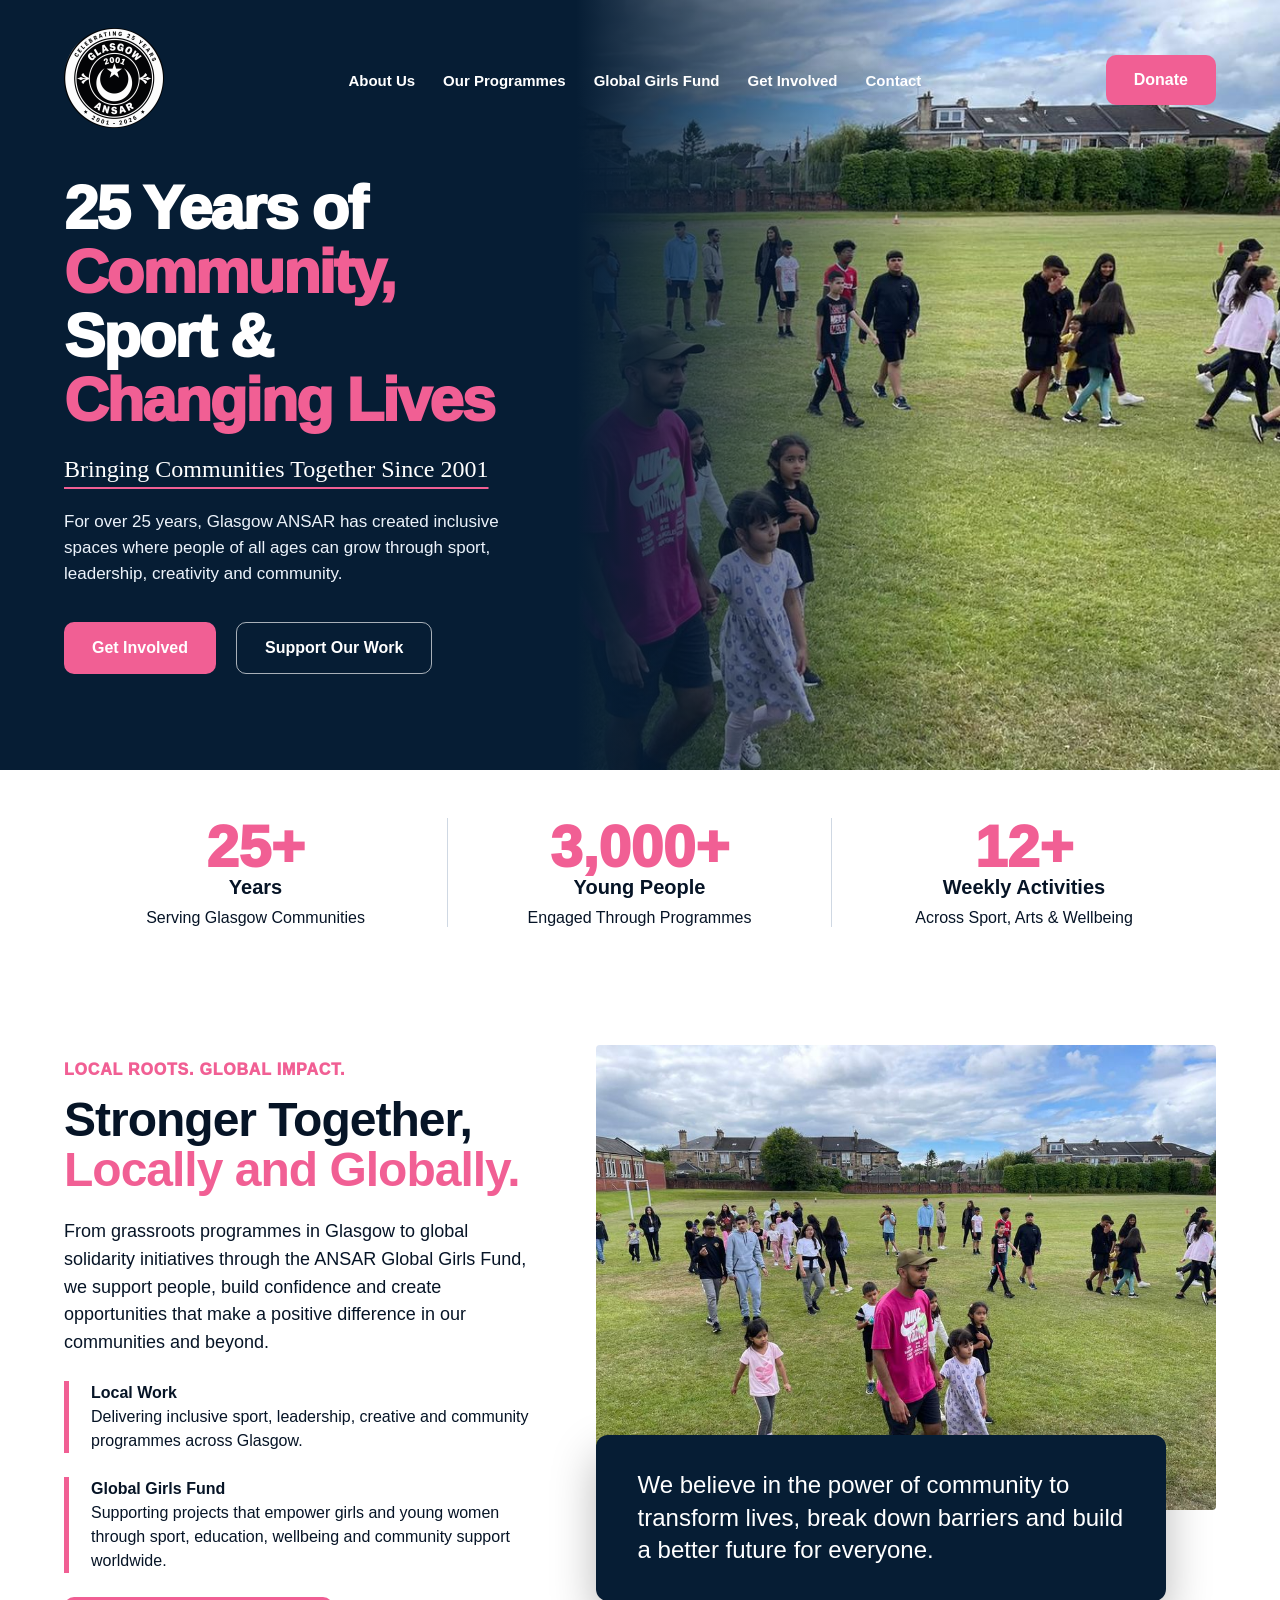
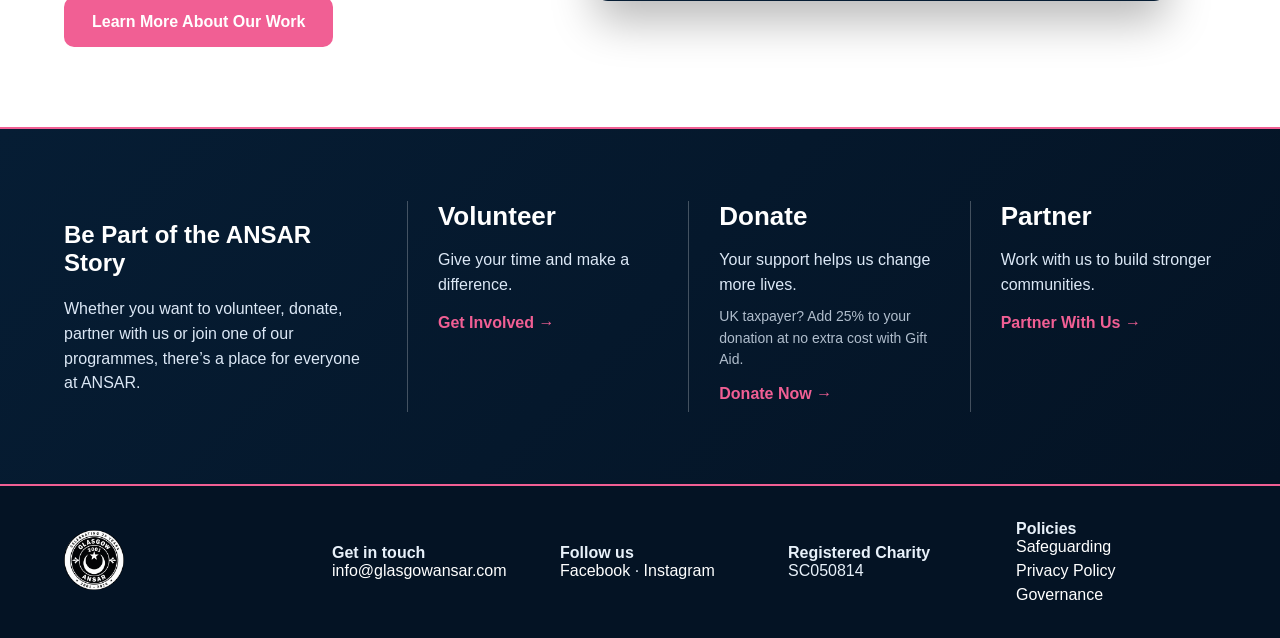
<file: index.html>
<!doctype html>
<html lang="en">
<head>
  <meta charset="utf-8" />
  <meta name="viewport" content="width=device-width, initial-scale=1" />
  <title>Glasgow ANSAR</title>
  <meta name="description" content="Glasgow ANSAR – bringing communities together since 2001 through sport, leadership, creativity and community." />
  <link rel="canonical" href="https://www.glasgowansar.com/index.html" />

  <link rel="icon" href="favicon.ico" sizes="any">
  <link rel="icon" type="image/png" sizes="32x32" href="favicon-32x32.png">
  <link rel="icon" type="image/png" sizes="16x16" href="favicon-16x16.png">
  <link rel="apple-touch-icon" href="apple-touch-icon.png">

  <meta property="og:type" content="website" />
  <meta property="og:title" content="Glasgow ANSAR" />
  <meta property="og:description" content="Bringing communities together since 2001 through sport, leadership, creativity and community." />
  <meta property="og:image" content="https://www.glasgowansar.com/assets/home_hero.jpg" />
  <meta property="og:url" content="https://www.glasgowansar.com/index.html" />
  <meta name="twitter:card" content="summary_large_image" />

  <link rel="stylesheet" href="styles2.css?v=2" />
</head>

<body>

  <header class="site-header">
    <a class="logo" href="index.html">
      <img src="assets/ansar_logo-modified.png" alt="Glasgow ANSAR logo" style="width: 100px; height: 100px; object-fit: contain;">
    </a>

    <nav class="nav" aria-label="Main navigation" id="siteNav">
      <a href="about.html">About Us</a>
      <a href="programmes.html">Our Programmes</a>
      <a href="global.html">Global Girls Fund</a>
      <a href="involved.html">Get Involved</a>
      <a href="contact_us.html">Contact</a>
    </nav>

    <div class="header-actions">
      <a class="btn btn-pink" href="https://www.launchgood.com/v4/campaign/support_glasgow_ansar__building_stronger_communities_through_sport__arts?src=internal_search_discover_glasgow%20ansar">Donate</a>
      <button class="nav-toggle" id="navToggle" type="button" aria-label="Toggle menu" aria-expanded="false" aria-controls="siteNav">
        <span></span><span></span><span></span>
      </button>
    </div>
  </header>


  <main>

    <!-- HERO -->
    <section class="hero">
      <div class="hero-copy">
        <h1>25 Years of <span>Community,</span> Sport &amp; <span>Changing Lives</span></h1>

        <p class="script">Bringing Communities Together Since 2001</p>

        <p>
          For over 25 years, Glasgow ANSAR has created inclusive spaces where people of all ages
          can grow through sport, leadership, creativity and community.
        </p>

        <div class="actions">
          <a class="btn btn-pink" href="involved.html">Get Involved</a>
          <a class="btn btn-outline"
             href="https://www.launchgood.com/v4/campaign/support_glasgow_ansar__building_stronger_communities_through_sport__arts?src=internal_search_discover_glasgow%20ansar">
            Support Our Work
          </a>
        </div>
      </div>
    </section>


    <!-- STATS -->
    <section class="stats" aria-label="Impact statistics">
      <div><strong>25+</strong><span>Years</span><p>Serving Glasgow Communities</p></div>
      <div><strong>3,000+</strong><span>Young People</span><p>Engaged Through Programmes</p></div>
      <div><strong>12+</strong><span>Weekly Activities</span><p>Across Sport, Arts &amp; Wellbeing</p></div>
    </section>


    <!-- SPLIT SECTION -->
    <section id="global" class="split-section">
      <div class="split-copy">
        <p class="eyebrow">Local Roots. Global Impact.</p>
        <h2>Stronger Together, <span>Locally and Globally.</span></h2>

        <p>
          From grassroots programmes in Glasgow to global solidarity initiatives through the ANSAR Global Girls Fund,
          we support people, build confidence and create opportunities that make a positive difference in our communities and beyond.
        </p>

        <div class="point"><strong>Local Work</strong><br />Delivering inclusive sport, leadership, creative and community programmes across Glasgow.</div>
        <div class="point"><strong>Global Girls Fund</strong><br />Supporting projects that empower girls and young women through sport, education, wellbeing and community support worldwide.</div>

        <a class="btn btn-pink" href="about.html">Learn More About Our Work</a>
      </div>

      <div class="split-media">
        <img loading="lazy" src="assets/home1.jpg" alt="ANSAR community group" />
        <blockquote>
          We believe in the power of community to transform lives, break down barriers and build a better future for everyone.
        </blockquote>
      </div>
    </section>


    <!-- GET INVOLVED -->
    <section id="involved" class="involved">
      <div>
        <h2>Be Part of the <span>ANSAR Story</span></h2>
        <p>Whether you want to volunteer, donate, partner with us or join one of our programmes, there’s a place for everyone at ANSAR.</p>
      </div>

      <article>
        <h3>Volunteer</h3>
        <p>Give your time and make a difference.</p>
        <a href="contact_us.html">Get Involved →</a>
      </article>

      <article>
        <h3>Donate</h3>
        <p>Your support helps us change more lives.</p>
        <p style="font-size:14px; opacity:.8; margin-top:-8px;">UK taxpayer? Add 25% to your donation at no extra cost with Gift Aid.</p>
        <a href="https://www.launchgood.com/v4/campaign/support_glasgow_ansar__building_stronger_communities_through_sport__arts?src=internal_search_discover_glasgow%20ansar">Donate Now →</a>
      </article>

      <article>
        <h3>Partner</h3>
        <p>Work with us to build stronger communities.</p>
        <a href="contact_us.html">Partner With Us →</a>
      </article>
    </section>

  </main>


  <!-- FOOTER -->
  <footer id="contact" class="footer">
    <a href="index.html"><img src="assets/ansar_logo-modified.png" alt="Glasgow ANSAR logo" style="width: 60px; height: 60px; object-fit: contain;"></a>

    <div>
      <strong>Get in touch</strong><br />
      <a href="mailto:info@glasgowansar.com">info@glasgowansar.com</a>
    </div>

    <div>
      <strong>Follow us</strong><br />
      <a href="https://www.facebook.com/ANSARGlasgow">Facebook</a> · <a href = "https://www.instagram.com/ansarglasgow">Instagram</a> 
    </div>

    <div>
      <strong>Registered Charity</strong><br />
      SC050814
    </div>

    <div>
      <strong>Policies</strong>
      <ul>
        <li><a href="safeguarding.html">Safeguarding</a></li>
        <li><a href="privacy.html">Privacy Policy</a></li>
        <li><a href="governance.html">Governance</a></li>
      </ul>
    </div>
  </footer>

  <script src="assets/main.js?v=1" defer></script>
</body>
</html>
</file>
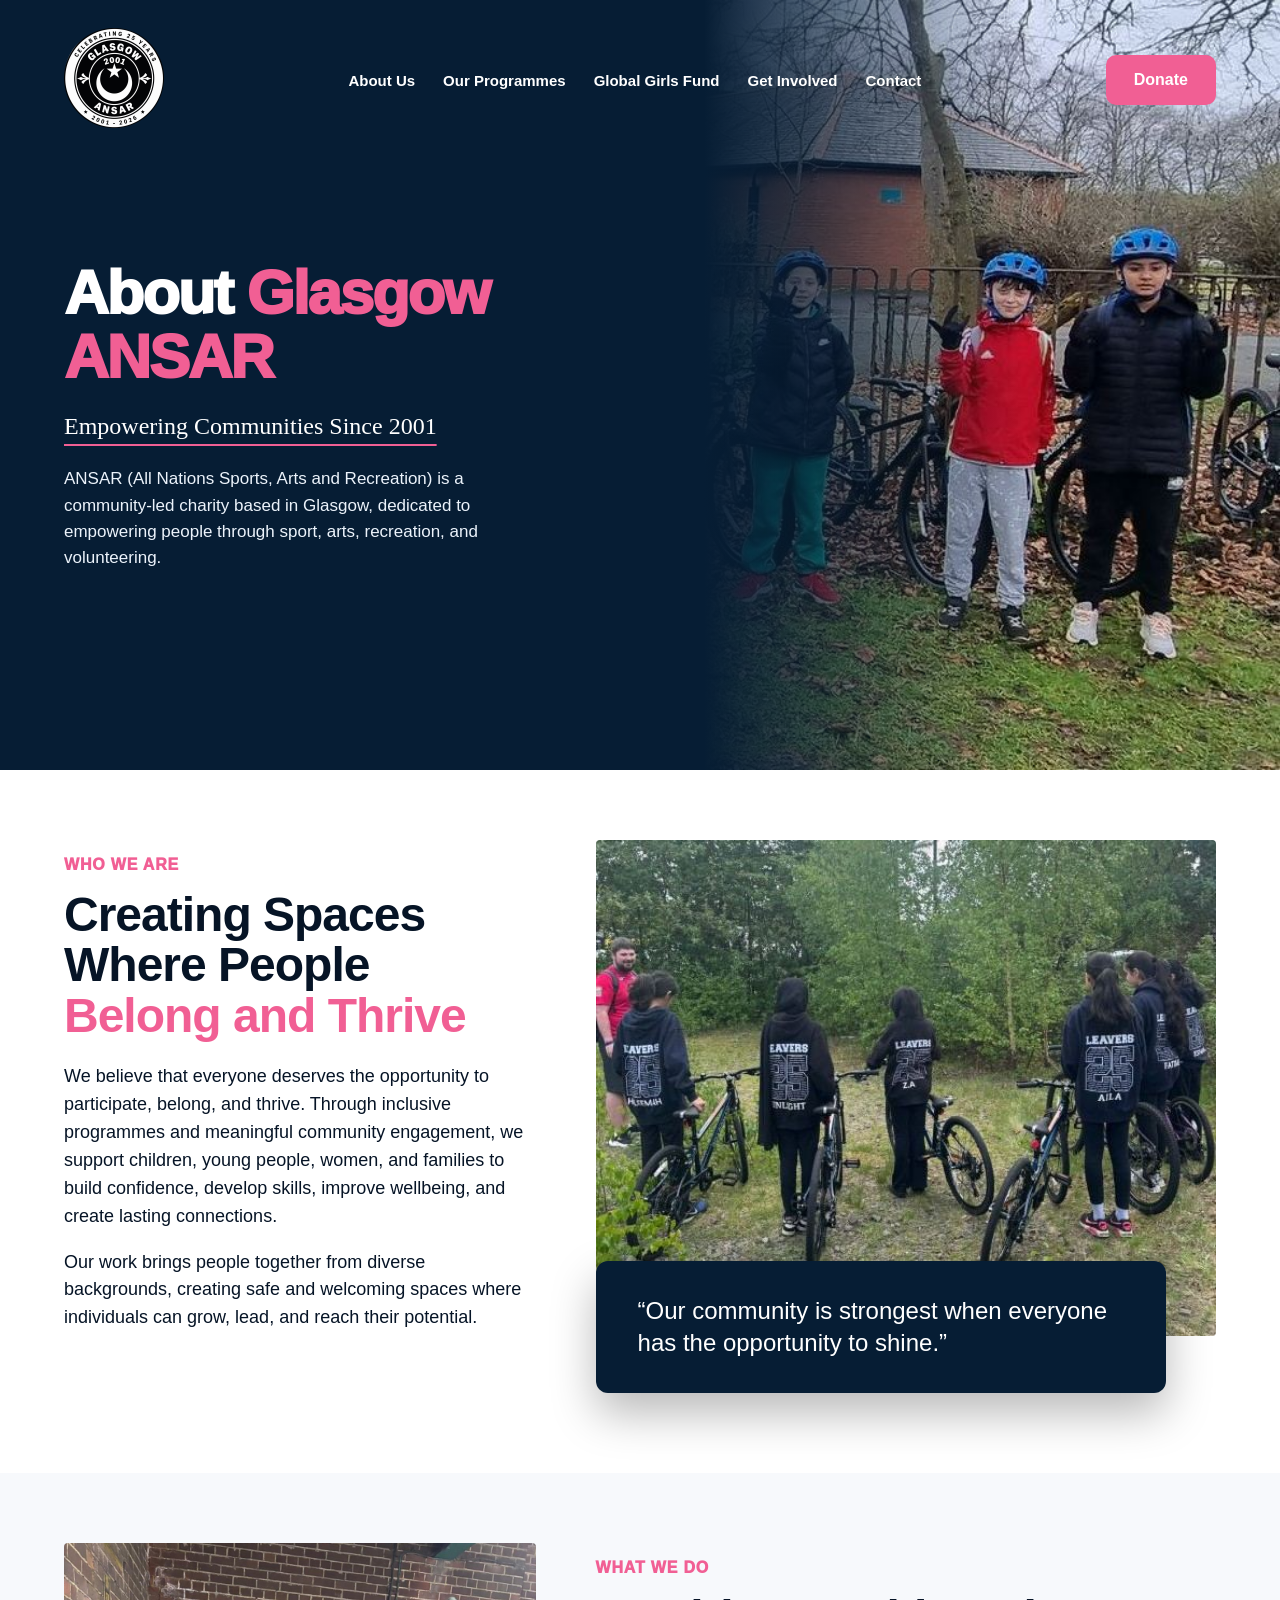
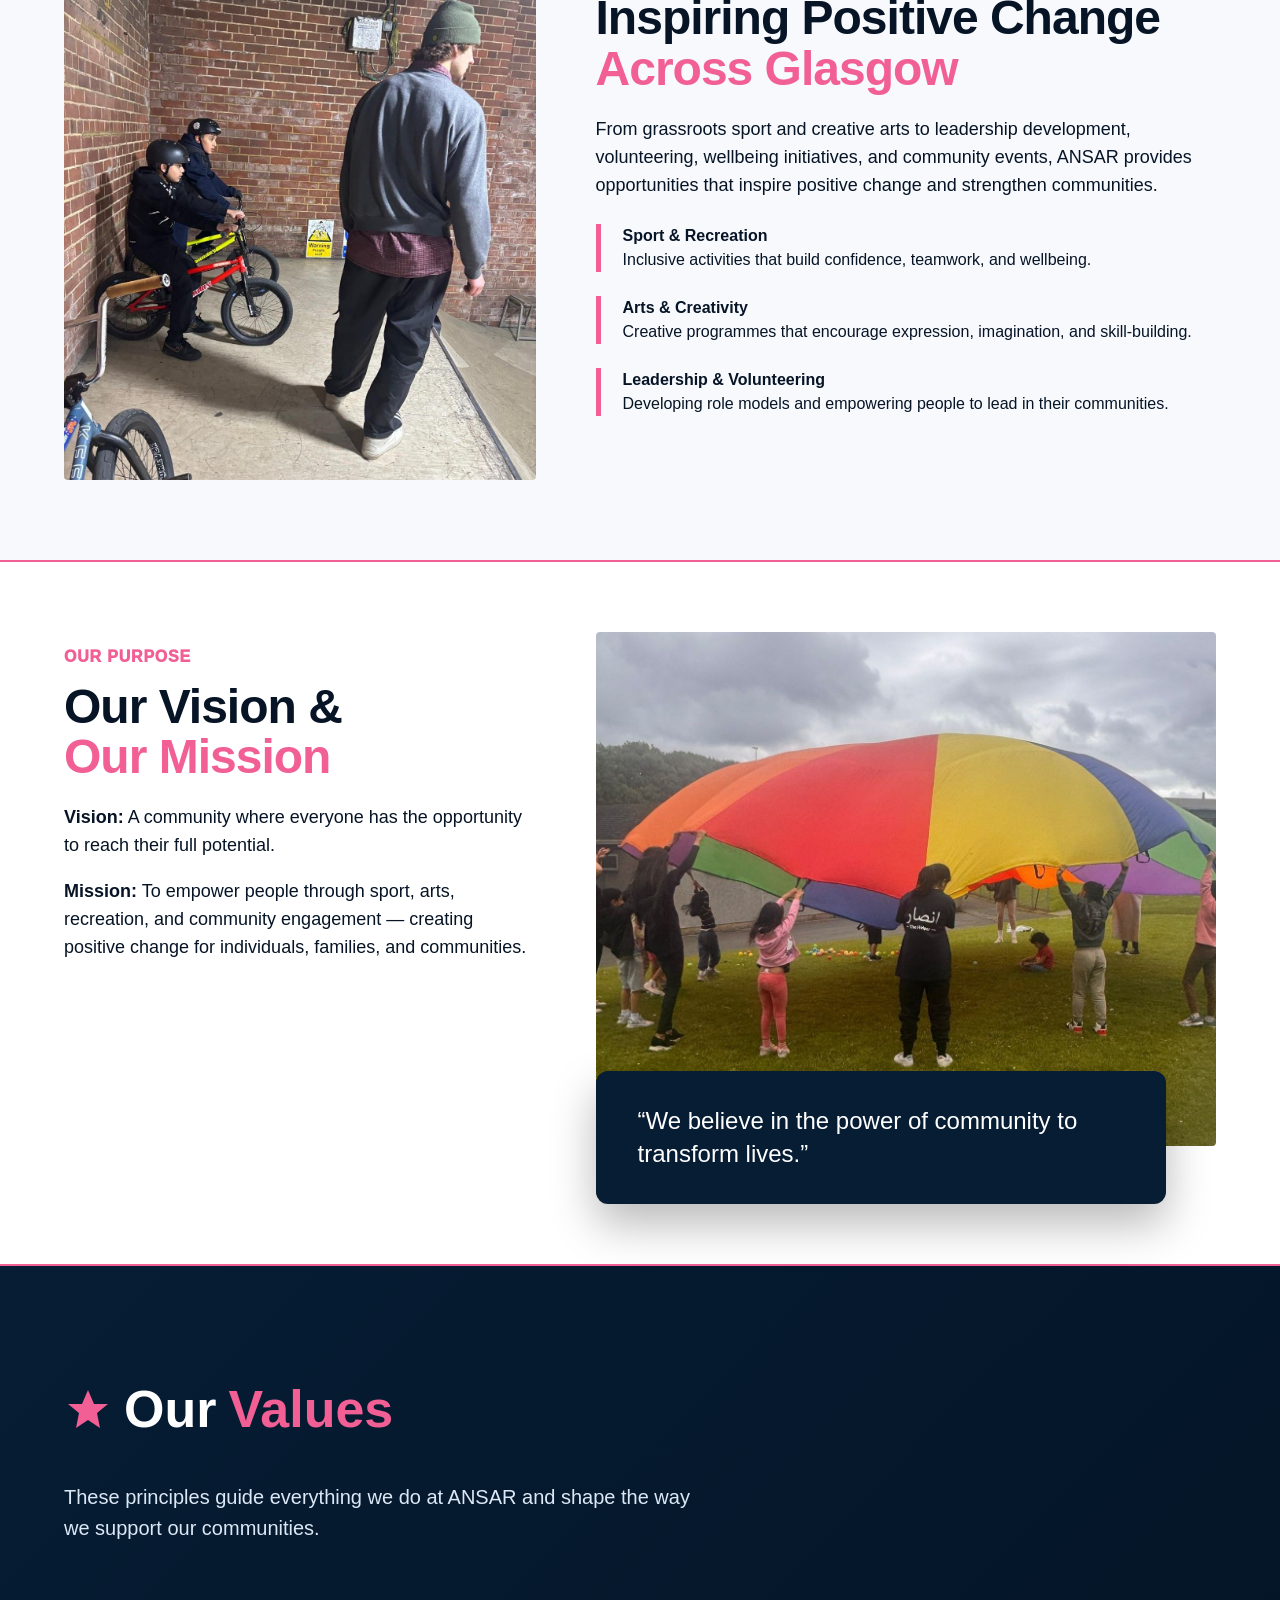
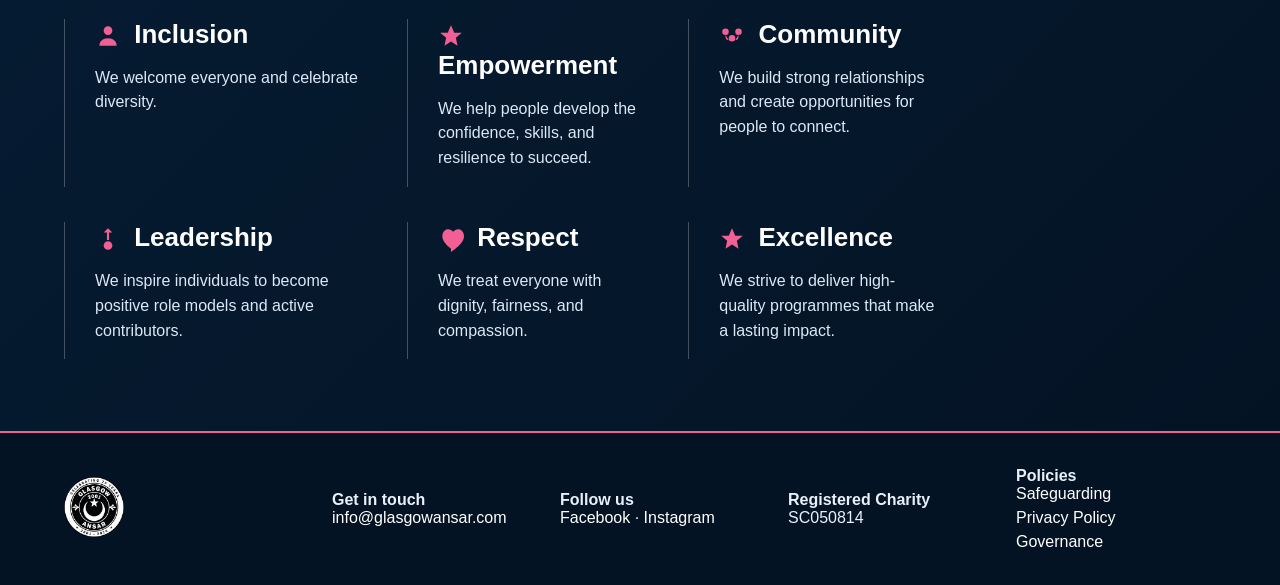
<file: about.html>
<!doctype html>
<html lang="en">
<head>
  <meta charset="utf-8" />
  <meta name="viewport" content="width=device-width, initial-scale=1" />
  <title>About Us – Glasgow ANSAR</title>
  <meta name="description" content="Learn about Glasgow ANSAR, a community-led charity empowering people through sport, arts, recreation and volunteering since 2001." />
  <link rel="canonical" href="https://www.glasgowansar.com/about.html" />

  <link rel="icon" href="favicon.ico" sizes="any">
  <link rel="icon" type="image/png" sizes="32x32" href="favicon-32x32.png">
  <link rel="icon" type="image/png" sizes="16x16" href="favicon-16x16.png">
  <link rel="apple-touch-icon" href="apple-touch-icon.png">

  <meta property="og:type" content="website" />
  <meta property="og:title" content="About Us – Glasgow ANSAR" />
  <meta property="og:description" content="Learn about Glasgow ANSAR, a community-led charity empowering people through sport, arts, recreation and volunteering since 2001." />
  <meta property="og:image" content="https://www.glasgowansar.com/assets/about_hero.jpg" />
  <meta property="og:url" content="https://www.glasgowansar.com/about.html" />
  <meta name="twitter:card" content="summary_large_image" />

  <link rel="stylesheet" href="styles2.css?v=2" />
</head>

<body>

  <!-- HEADER (identical to index page) -->
  <header class="site-header">
    <a class="logo" href="index.html">
      <img src="assets/ansar_logo-modified.png" alt="Glasgow ANSAR logo" style="width: 100px; height: 100px; object-fit: contain;">
    </a>

    <nav class="nav" aria-label="Main navigation" id="siteNav">
      <a href="about.html">About Us</a>
      <a href="programmes.html">Our Programmes</a>
      <a href="global.html">Global Girls Fund</a>
      <a href="involved.html">Get Involved</a>
      <a href="contact_us.html">Contact</a>
    </nav>

    <div class="header-actions">
      <a class="btn btn-pink" href="https://www.launchgood.com/v4/campaign/support_glasgow_ansar__building_stronger_communities_through_sport__arts?src=internal_search_discover_glasgow%20ansar">Donate</a>
      <button class="nav-toggle" id="navToggle" type="button" aria-label="Toggle menu" aria-expanded="false" aria-controls="siteNav">
        <span></span><span></span><span></span>
      </button>
    </div>
  </header>


  <main>

    <!-- HERO / INTRO SECTION -->
    <section class="hero" style="
      background:
        linear-gradient(90deg, #061d34 0%, #061d34 55%, transparent 80%),
        url('assets/about_hero.jpg') center right/cover no-repeat;
    ">
      <div class="hero-copy">
        <h1>About <span>Glasgow ANSAR</span></h1>
        <p class="script">Empowering Communities Since 2001</p>
        <p>
          ANSAR (All Nations Sports, Arts and Recreation) is a community-led charity based in Glasgow,
          dedicated to empowering people through sport, arts, recreation, and volunteering.
        </p>
      </div>
    </section>


    <!-- WHO WE ARE SECTION -->
    <section class="split-section">
      <div class="split-copy">
        <p class="eyebrow">Who We Are</p>
        <h2>Creating Spaces Where People <span>Belong and Thrive</span></h2>

        <p>
          We believe that everyone deserves the opportunity to participate, belong, and thrive.
          Through inclusive programmes and meaningful community engagement, we support children,
          young people, women, and families to build confidence, develop skills, improve wellbeing,
          and create lasting connections.
        </p>

        <p>
          Our work brings people together from diverse backgrounds, creating safe and welcoming
          spaces where individuals can grow, lead, and reach their potential.
        </p>
      </div>

      <div class="split-media">
        <img loading="lazy" src="assets/about-placeholder-1.jpg" alt="Community activity placeholder">
        <blockquote>
          “Our community is strongest when everyone has the opportunity to shine.”
        </blockquote>
      </div>
    </section>


    <!-- WHAT WE DO SECTION -->
    <section class="split-section" style="background:#f7f9fc;">
      <div class="split-media">
        <img loading="lazy" src="assets/about-placeholder-2.jpg" alt="ANSAR programmes placeholder">
      </div>

      <div class="split-copy">
        <p class="eyebrow">What We Do</p>
        <h2>Inspiring Positive Change <span>Across Glasgow</span></h2>

        <p>
          From grassroots sport and creative arts to leadership development, volunteering,
          wellbeing initiatives, and community events, ANSAR provides opportunities that
          inspire positive change and strengthen communities.
        </p>

        <div class="point"><strong>Sport & Recreation</strong><br />Inclusive activities that build confidence, teamwork, and wellbeing.</div>
        <div class="point"><strong>Arts & Creativity</strong><br />Creative programmes that encourage expression, imagination, and skill-building.</div>
        <div class="point"><strong>Leadership & Volunteering</strong><br />Developing role models and empowering people to lead in their communities.</div>
      </div>
    </section>


    <!-- VISION & MISSION (Split Section) -->
<section class="split-section" style="border-top:2px solid var(--pink);">
  <div class="split-copy">
    <p class="eyebrow">Our Purpose</p>
    <h2>Our Vision & <span>Our Mission</span></h2>

    <p>
      <strong>Vision:</strong> A community where everyone has the opportunity to reach their full potential.
    </p>

    <p>
      <strong>Mission:</strong> To empower people through sport, arts, recreation, and community engagement —
      creating positive change for individuals, families, and communities.
    </p>
  </div>

  <div class="split-media">
    <img loading="lazy" src="assets/about-placeholder-3.jpg" alt="Vision and mission placeholder image">
    <blockquote>
      “We believe in the power of community to transform lives.”
    </blockquote>
  </div>
</section>

<!-- VALUES (Clean grid with icons + no stray line) -->
<section class="involved" style="border-top:2px solid var(--pink); border-bottom:2px solid var(--pink); margin-top:-20px;">

  <!-- FULL-WIDTH HEADING ROW -->
  <div style="grid-column: 1 / -1; margin-bottom: 20px;">
    <h2 style="display:flex; align-items:center; gap:12px; font-size:52px; line-height:1.1;">
      <!-- Larger, more expressive SVG icon -->
      <svg width="48" height="48" viewBox="0 0 24 24" fill="var(--pink)">
        <path d="M12 2l3 7h7l-5.5 4.5L18 21l-6-4-6 4 1.5-7.5L2 9h7z"/>
      </svg>
      Our <span style="display:block; color:var(--pink);">Values</span>
    </h2>

    <p style="font-size:20px; margin-top:10px; max-width:650px;">
      These principles guide everything we do at ANSAR and shape the way we support our communities.
    </p>
  </div>

  <!-- Row 1 -->
  <article>
    <h3>
      <svg width="26" height="26" viewBox="0 0 24 24" fill="var(--pink)" style="vertical-align:middle;margin-right:6px;">
        <circle cx="12" cy="7" r="4"/>
        <path d="M4 21c0-4 3-7 8-7s8 3 8 7"/>
      </svg>
      Inclusion
    </h3>
    <p>We welcome everyone and celebrate diversity.</p>
  </article>

  <article>
    <h3>
      <svg width="26" height="26" viewBox="0 0 24 24" fill="var(--pink)" style="vertical-align:middle;margin-right:6px;">
        <path d="M12 2l3 7h7l-5.5 4.5L18 21l-6-4-6 4 1.5-7.5L2 9h7z"/>
      </svg>
      Empowerment
    </h3>
    <p>We help people develop the confidence, skills, and resilience to succeed.</p>
  </article>

  <article>
    <h3>
      <svg width="26" height="26" viewBox="0 0 24 24" fill="var(--pink)" style="vertical-align:middle;margin-right:6px;">
        <circle cx="6" cy="8" r="3"/>
        <circle cx="18" cy="8" r="3"/>
        <circle cx="12" cy="14" r="3"/>
        <path d="M6 11v2c0 1.7 1.3 3 3 3"/>
        <path d="M18 11v2c0 1.7-1.3 3-3 3"/>
      </svg>
      Community
    </h3>
    <p>We build strong relationships and create opportunities for people to connect.</p>
  </article>

  <!-- Row 2 -->
  <div></div> <!-- EMPTY CELL to remove border before Leadership -->

  <article>
    <h3>
      <svg width="26" height="26" viewBox="0 0 24 24" fill="var(--pink)" style="vertical-align:middle;margin-right:6px;">
        <path d="M12 2l4 4h-3v7h-2V6H8z"/>
        <circle cx="12" cy="18" r="4"/>
      </svg>
      Leadership
    </h3>
    <p>We inspire individuals to become positive role models and active contributors.</p>
  </article>

  <article>
    <h3>
      <svg width="26" height="26" viewBox="0 0 24 24" fill="var(--pink)" style="vertical-align:middle;margin-right:6px;">
        <path d="M12 21c-4.4-3.3-8-7.4-8-11.5C4 5.5 6.5 3 9.5 3c1.7 0 3.3.9 4.5 2.3C15.2 3.9 16.8 3 18.5 3 21.5 3 24 5.5 24 9.5c0 4.1-3.6 8.2-8 11.5l-4 3z"/>
      </svg>
      Respect
    </h3>
    <p>We treat everyone with dignity, fairness, and compassion.</p>
  </article>

  <article>
    <h3>
      <svg width="26" height="26" viewBox="0 0 24 24" fill="var(--pink)" style="vertical-align:middle;margin-right:6px;">
        <path d="M12 2l3 7h7l-5.5 4.5L18 21l-6-4-6 4 1.5-7.5L2 9h7z"/>
      </svg>
      Excellence
    </h3>
    <p>We strive to deliver high-quality programmes that make a lasting impact.</p>
  </article>

</section>




  </main>


  <!-- FOOTER -->
  <footer id="contact" class="footer">
    <a href="index.html"><img src="assets/ansar_logo-modified.png" alt="Glasgow ANSAR logo" style="width: 60px; height: 60px; object-fit: contain;"></a>

    <div>
      <strong>Get in touch</strong><br />
      <a href="mailto:info@glasgowansar.com">info@glasgowansar.com</a>
    </div>

    <div>
      <strong>Follow us</strong><br />
      <a href="https://www.facebook.com/ANSARGlasgow">Facebook</a> · <a href = "https://www.instagram.com/ansarglasgow">Instagram</a> 
    </div>

    <div>
      <strong>Registered Charity</strong><br />
      SC050814
    </div>

    <div>
      <strong>Policies</strong>
      <ul>
        <li><a href="safeguarding.html">Safeguarding</a></li>
        <li><a href="privacy.html">Privacy Policy</a></li>
        <li><a href="governance.html">Governance</a></li>
      </ul>
    </div>
  </footer>

  <script src="assets/main.js?v=1" defer></script>
</body>
</html>
</file>
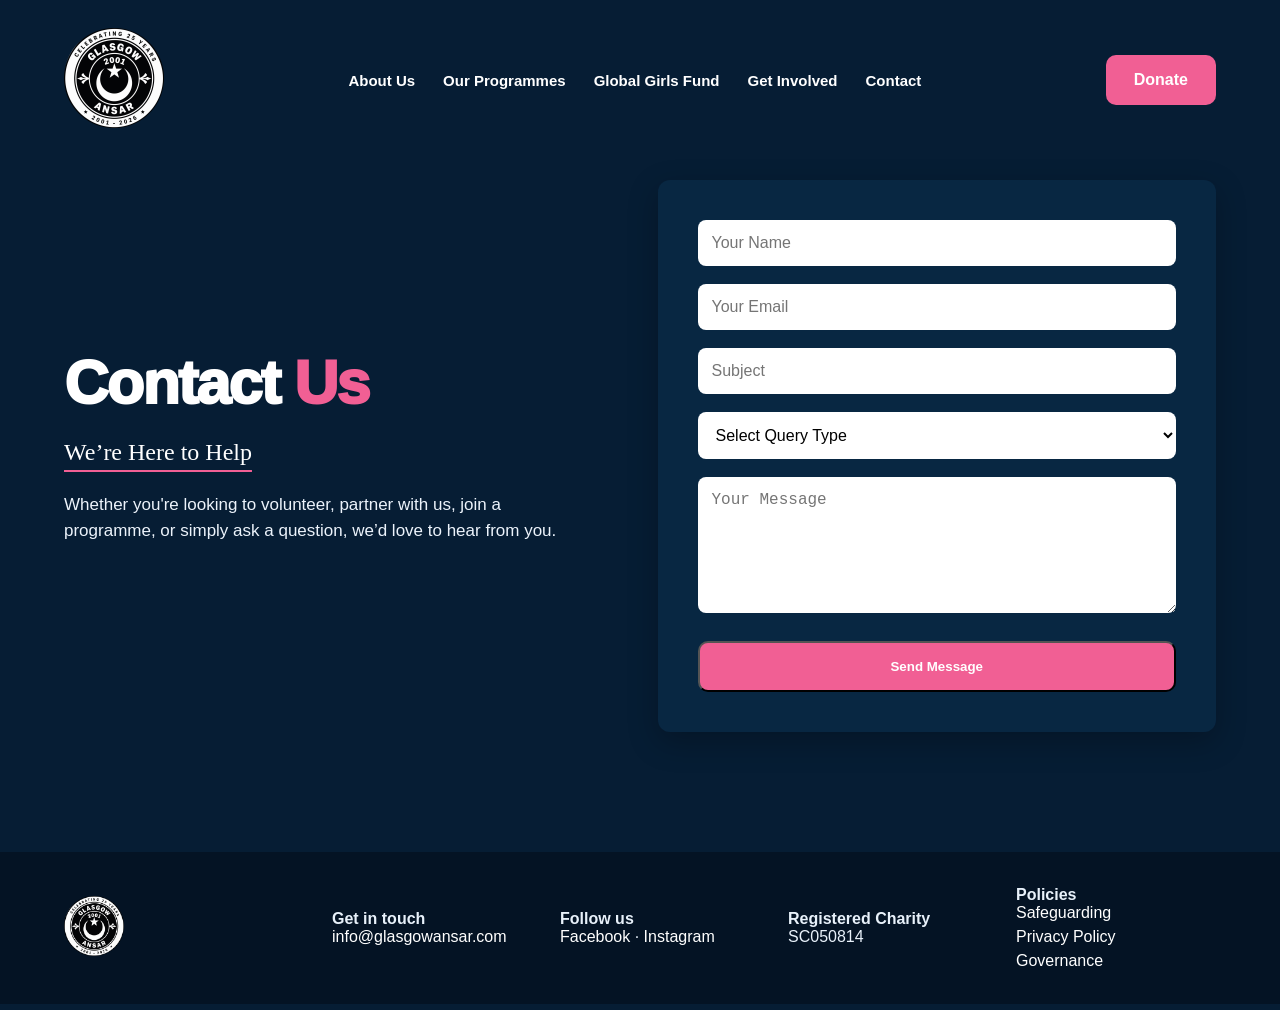
<file: contact_us.html>
<!doctype html>
<html lang="en">
<head>
  <meta charset="utf-8" />
  <meta name="viewport" content="width=device-width, initial-scale=1" />
  <title>Contact Us – Glasgow ANSAR</title>
  <meta name="description" content="Get in touch with Glasgow ANSAR to volunteer, partner, join a programme, or ask a question." />
  <link rel="canonical" href="https://www.glasgowansar.com/contact_us.html" />

  <link rel="icon" href="favicon.ico" sizes="any">
  <link rel="icon" type="image/png" sizes="32x32" href="favicon-32x32.png">
  <link rel="icon" type="image/png" sizes="16x16" href="favicon-16x16.png">
  <link rel="apple-touch-icon" href="apple-touch-icon.png">

  <meta property="og:type" content="website" />
  <meta property="og:title" content="Contact Us – Glasgow ANSAR" />
  <meta property="og:description" content="Get in touch with Glasgow ANSAR to volunteer, partner, join a programme, or ask a question." />
  <meta property="og:image" content="https://www.glasgowansar.com/assets/home_hero.jpg" />
  <meta property="og:url" content="https://www.glasgowansar.com/contact_us.html" />
  <meta name="twitter:card" content="summary_large_image" />

  <link rel="stylesheet" href="styles2.css?v=2" />

  <style>
    /* Sending overlay */
    #sendingOverlay {
      position: fixed;
      inset: 0;
      background: rgba(0,0,0,0.75);
      display: flex;
      align-items: center;
      justify-content: center;
      color: white;
      font-size: 28px;
      font-weight: 700;
      z-index: 9999;
      opacity: 0;
      pointer-events: none;
      transition: opacity .3s ease;
    }

    #sendingOverlay.active {
      opacity: 1;
      pointer-events: all;
    }

    /* Spinner */
    .spinner {
      border: 4px solid rgba(255,255,255,0.3);
      border-top: 4px solid var(--pink);
      border-radius: 50%;
      width: 45px;
      height: 45px;
      animation: spin 0.9s linear infinite;
      margin: 0 auto 20px;
    }

    @keyframes spin {
      to { transform: rotate(360deg); }
    }

    /* Validation error text */
    .error {
      color: #ff6b6b;
      font-size: 14px;
      margin-top: -10px;
      margin-bottom: 5px;
      display: none;
    }
  </style>
</head>

<body>

  <!-- SENDING OVERLAY -->
  <div id="sendingOverlay">
    <div style="text-align:center;">
      <div class="spinner"></div>
      Sending your message...
    </div>
  </div>

  <!-- HEADER -->
  <header class="site-header">
    <a class="logo" href="index.html">
      <img src="assets/ansar_logo-modified.png" alt="Glasgow ANSAR logo" style="width: 100px; height: 100px; object-fit: contain;">
    </a>

    <nav class="nav" aria-label="Main navigation" id="siteNav">
      <a href="about.html">About Us</a>
      <a href="programmes.html">Our Programmes</a>
      <a href="global.html">Global Girls Fund</a>
      <a href="involved.html">Get Involved</a>
      <a href="contact_us.html">Contact</a>
    </nav>

    <div class="header-actions">
      <a class="btn btn-pink" href="https://www.launchgood.com/v4/campaign/support_glasgow_ansar__building_stronger_communities_through_sport__arts?src=internal_search_discover_glasgow%20ansar">Donate</a>
      <button class="nav-toggle" id="navToggle" type="button" aria-label="Toggle menu" aria-expanded="false" aria-controls="siteNav">
        <span></span><span></span><span></span>
      </button>
    </div>
  </header>


  <main>

    <!-- CONTACT PAGE HEADER -->
    <section class="hero hero-contact" style="background: var(--navy);">
      <div class="hero-copy" style="max-width: 520px;">
        <h1>Contact <span>Us</span></h1>
        <p class="script">We’re Here to Help</p>
        <p>
          Whether you're looking to volunteer, partner with us, join a programme, or simply ask a question,
          we’d love to hear from you.
        </p>
      </div>

      <!-- RIGHT SIDE FORM -->
      <div style="
        background:#082742;
        padding:40px;
        border-radius:12px;
        box-shadow:0 10px 30px rgba(0,0,0,0.25);
      ">
        <form id="contactForm" action="send_email.php" method="POST" style="display:flex; flex-direction:column; gap:18px;">

          <!-- Honeypot (hidden) -->
          <input type="text" name="website" id="website" style="display:none !important;">

          <input type="text" name="name" id="name" placeholder="Your Name" required
            style="padding:14px; border-radius:8px; border:none; font-size:16px;">
          <div class="error" id="nameError">Please enter your name</div>

          <input type="email" name="email" id="email" placeholder="Your Email" required
            style="padding:14px; border-radius:8px; border:none; font-size:16px;">
          <div class="error" id="emailError">Please enter a valid email</div>

          <input type="text" name="subject" id="subject" placeholder="Subject" required
            style="padding:14px; border-radius:8px; border:none; font-size:16px;">
          <div class="error" id="subjectError">Please enter a subject</div>

          <select name="query_type" id="query_type" required
            style="padding:14px; border-radius:8px; border:none; font-size:16px; background:#fff; color:#000;">
            <option value="" disabled selected>Select Query Type</option>
            <option value="Participate">Participate</option>
            <option value="Volunteer">Volunteer</option>
            <option value="Partner">Partner</option>
          </select>
          <div class="error" id="queryTypeError">Please select a query type</div>

          <textarea name="message" id="message" placeholder="Your Message" rows="6" required
            style="padding:14px; border-radius:8px; border:none; font-size:16px;"></textarea>
          <div class="error" id="messageError">Please enter a message</div>

          <button type="submit" class="btn btn-pink" style="width:100%; margin-top:10px;">
            Send Message
          </button>

        </form>
      </div>
    </section>

  </main>

  <!-- FOOTER -->
  <footer id="contact" class="footer">
    <a href="index.html"><img src="assets/ansar_logo-modified.png" alt="Glasgow ANSAR logo" style="width: 60px; height: 60px; object-fit: contain;"></a>

    <div>
      <strong>Get in touch</strong><br />
      <a href="mailto:info@glasgowansar.com">info@glasgowansar.com</a>
    </div>

    <div>
      <strong>Follow us</strong><br />
      <a href="https://www.facebook.com/ANSARGlasgow">Facebook</a> · <a href = "https://www.instagram.com/ansarglasgow">Instagram</a> 
    </div>

    <div>
      <strong>Registered Charity</strong><br />
      SC050814
    </div>

    <div>
      <strong>Policies</strong>
      <ul>
        <li><a href="safeguarding.html">Safeguarding</a></li>
        <li><a href="privacy.html">Privacy Policy</a></li>
        <li><a href="governance.html">Governance</a></li>
      </ul>
    </div>
  </footer>

  <script src="assets/main.js?v=1" defer></script>

  <!-- INLINE VALIDATION + OVERLAY SCRIPT -->
  <script>
    const form = document.getElementById("contactForm");
    const overlay = document.getElementById("sendingOverlay");

    form.addEventListener("submit", function(e) {
      let valid = true;

      // Honeypot check
      if (document.getElementById("website").value !== "") {
        e.preventDefault();
        return false;
      }

      // Validation rules
      const fields = [
        { id: "name", error: "nameError" },
        { id: "email", error: "emailError", email: true },
        { id: "subject", error: "subjectError" },
        { id: "query_type", error: "queryTypeError" },
        { id: "message", error: "messageError" }
      ];

      fields.forEach(f => {
        const input = document.getElementById(f.id);
        const error = document.getElementById(f.error);

        if (!input.value.trim() || (f.email && !input.value.includes("@"))) {
          error.style.display = "block";
          valid = false;
        } else {
          error.style.display = "none";
        }
      });

      if (!valid) {
        e.preventDefault();
        return false;
      }

      // Show sending overlay
      overlay.classList.add("active");
    });
  </script>

</body>
</html>
</file>
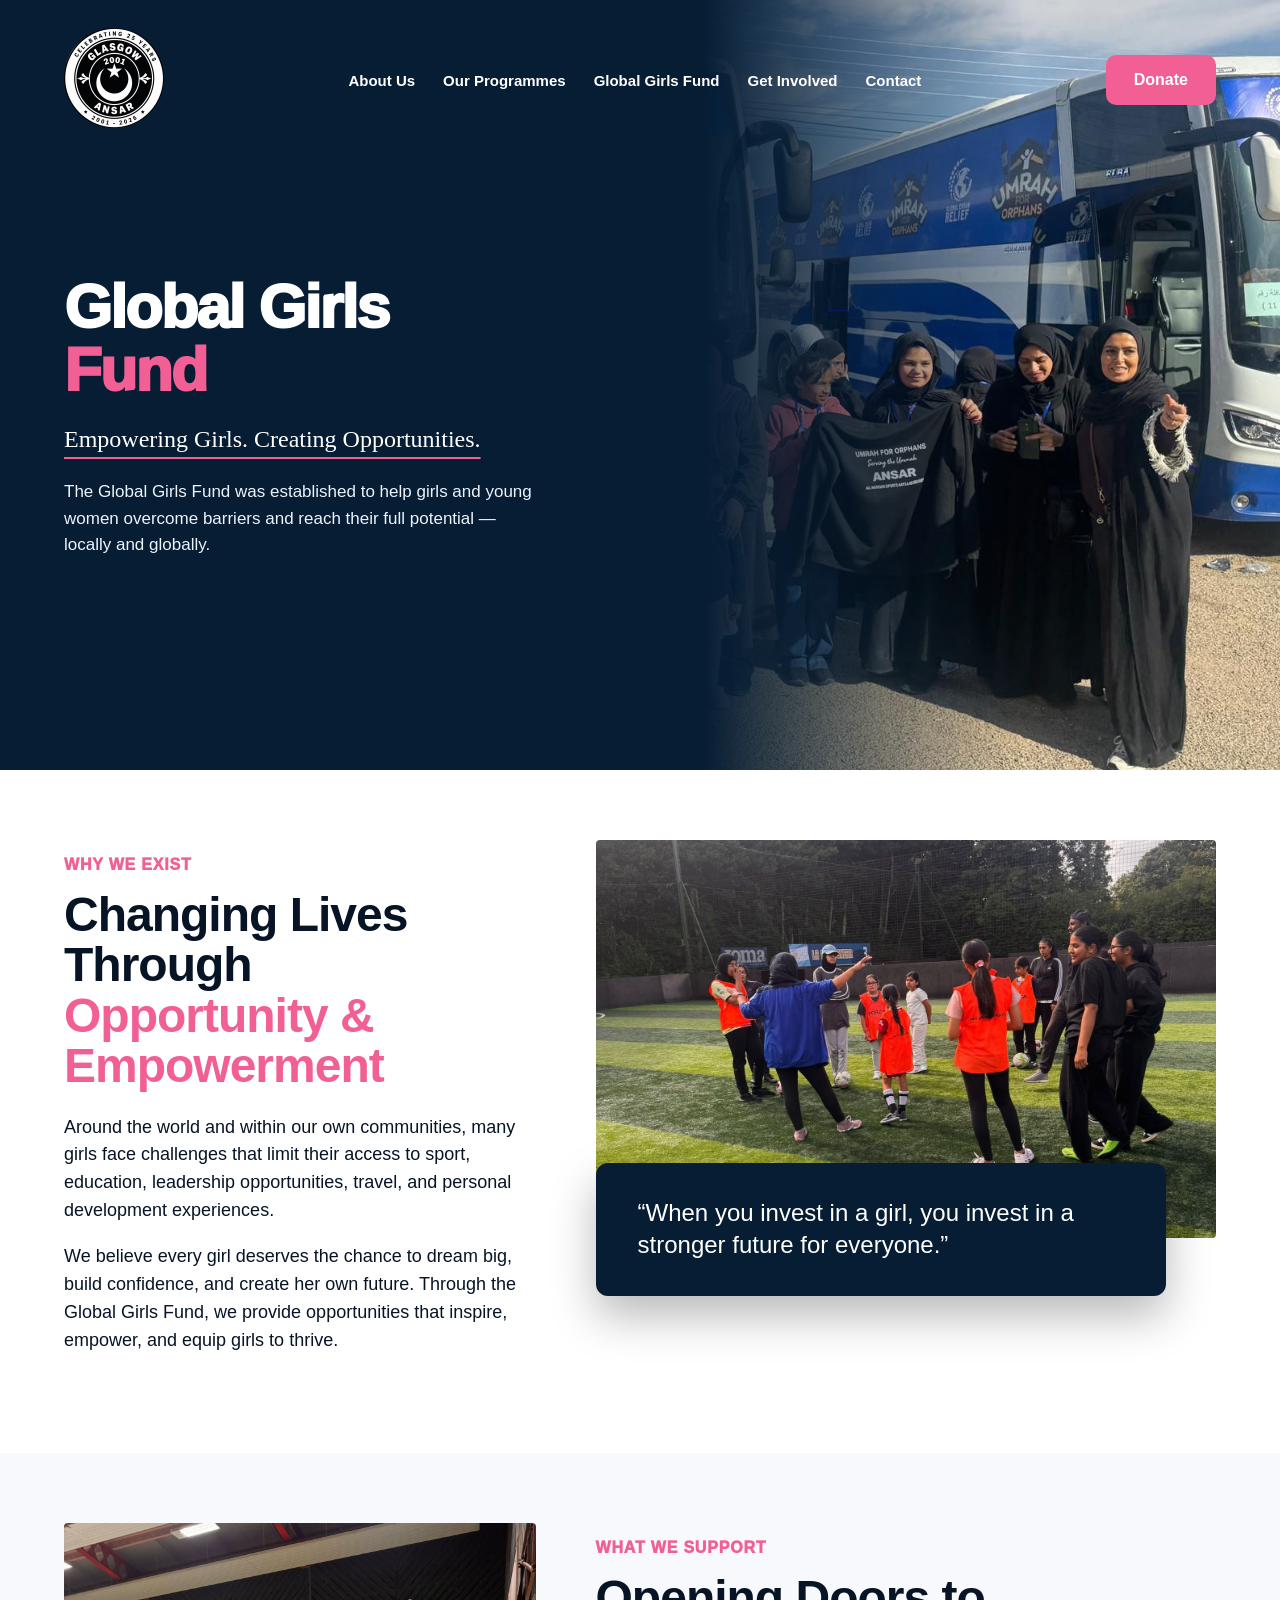
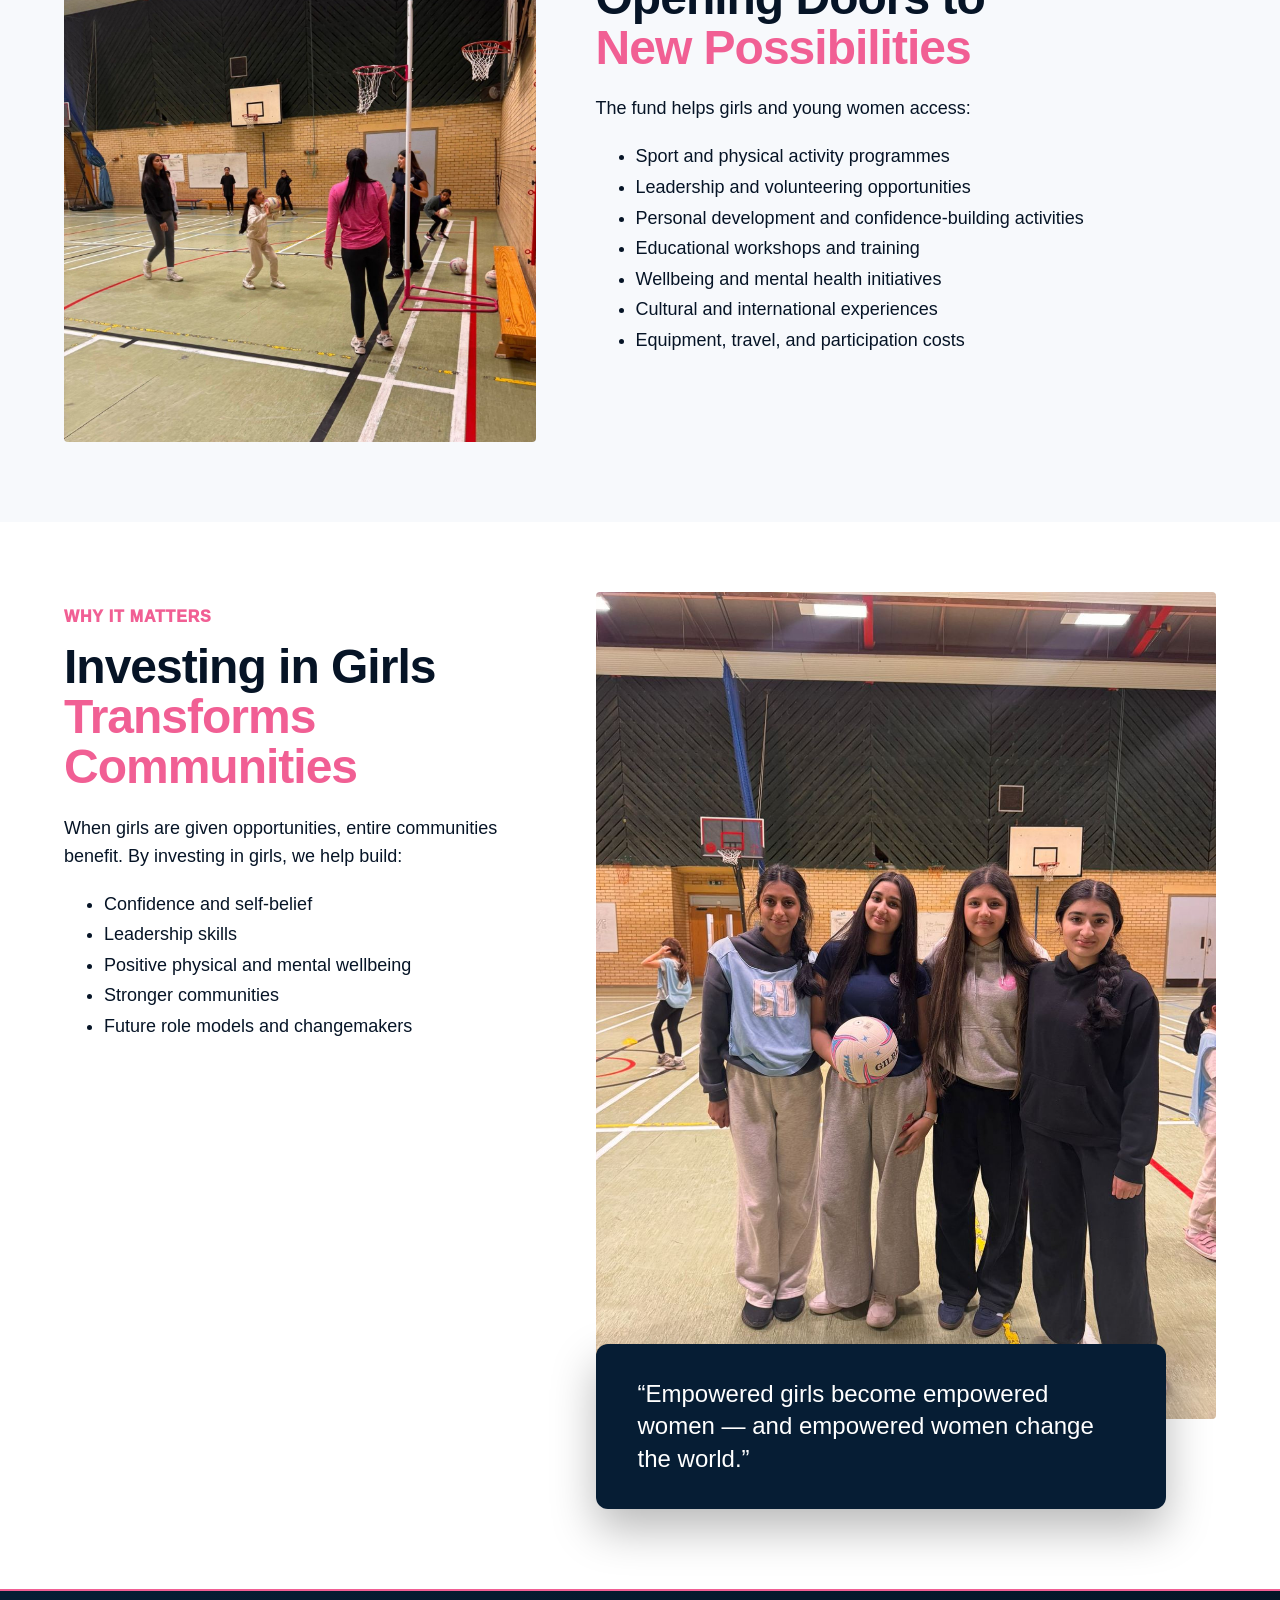
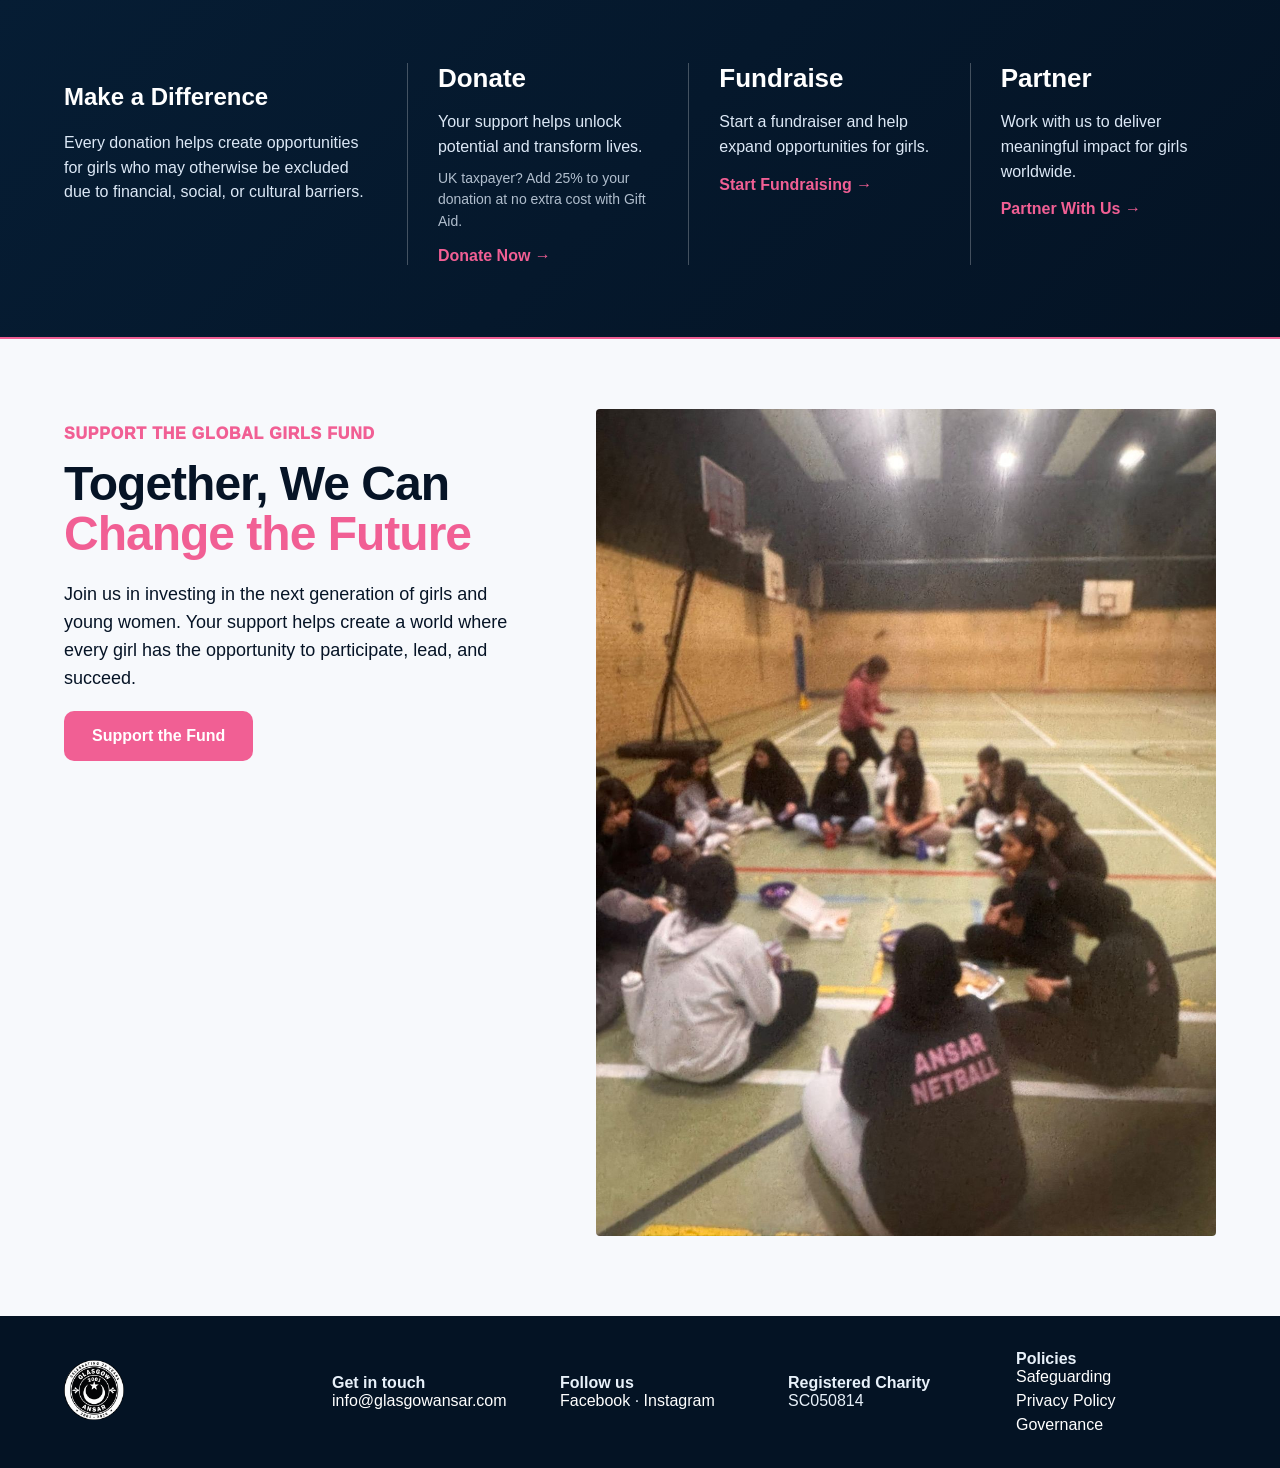
<file: global.html>
<!doctype html>
<html lang="en">
<head>
  <meta charset="utf-8" />
  <meta name="viewport" content="width=device-width, initial-scale=1" />
  <title>Global Girls Fund – Glasgow ANSAR</title>
  <meta name="description" content="The ANSAR Global Girls Fund empowers girls and young women worldwide through sport, education and community support." />
  <link rel="canonical" href="https://www.glasgowansar.com/global.html" />

  <link rel="icon" href="favicon.ico" sizes="any">
  <link rel="icon" type="image/png" sizes="32x32" href="favicon-32x32.png">
  <link rel="icon" type="image/png" sizes="16x16" href="favicon-16x16.png">
  <link rel="apple-touch-icon" href="apple-touch-icon.png">

  <meta property="og:type" content="website" />
  <meta property="og:title" content="Global Girls Fund – Glasgow ANSAR" />
  <meta property="og:description" content="The ANSAR Global Girls Fund empowers girls and young women worldwide through sport, education and community support." />
  <meta property="og:image" content="https://www.glasgowansar.com/assets/global-girls-hero-placeholder.jpg" />
  <meta property="og:url" content="https://www.glasgowansar.com/global.html" />
  <meta name="twitter:card" content="summary_large_image" />

  <link rel="stylesheet" href="styles2.css?v=2" />
</head>

<body>

  <!-- HEADER (identical to index page) -->
  <header class="site-header">
    <a class="logo" href="index.html">
      <img src="assets/ansar_logo-modified.png" alt="Glasgow ANSAR logo" style="width: 100px; height: 100px; object-fit: contain;">
    </a>

    <nav class="nav" aria-label="Main navigation" id="siteNav">
      <a href="about.html">About Us</a>
      <a href="programmes.html">Our Programmes</a>
      <a href="global.html">Global Girls Fund</a>
      <a href="involved.html">Get Involved</a>
      <a href="contact_us.html">Contact</a>
    </nav>

    <div class="header-actions">
      <a class="btn btn-pink" href="https://www.launchgood.com/v4/campaign/support_glasgow_ansar__building_stronger_communities_through_sport__arts?src=internal_search_discover_glasgow%20ansar">Donate</a>
      <button class="nav-toggle" id="navToggle" type="button" aria-label="Toggle menu" aria-expanded="false" aria-controls="siteNav">
        <span></span><span></span><span></span>
      </button>
    </div>
  </header>


  <main>

    <!-- HERO -->
    <section class="hero" style="
      background:
        linear-gradient(90deg, #061d34 0%, #061d34 55%, transparent 80%),
        url('assets/global-girls-hero-placeholder.jpg') center right/cover no-repeat;
    ">
      <div class="hero-copy">
        <h1>Global Girls <span>Fund</span></h1>
        <p class="script">Empowering Girls. Creating Opportunities.</p>
        <p>
          The Global Girls Fund was established to help girls and young women overcome barriers
          and reach their full potential — locally and globally.
        </p>
      </div>
    </section>


    <!-- INTRO SECTION -->
    <section class="split-section">
      <div class="split-copy">
        <p class="eyebrow">Why We Exist</p>
        <h2>Changing Lives Through <span>Opportunity & Empowerment</span></h2>

        <p>
          Around the world and within our own communities, many girls face challenges that limit
          their access to sport, education, leadership opportunities, travel, and personal
          development experiences.
        </p>

        <p>
          We believe every girl deserves the chance to dream big, build confidence, and create
          her own future. Through the Global Girls Fund, we provide opportunities that inspire,
          empower, and equip girls to thrive.
        </p>
      </div>

      <div class="split-media">
        <img loading="lazy" src="assets/global-girls-intro-placeholder.jpg" alt="Global Girls Fund introduction image">
        <blockquote>
          “When you invest in a girl, you invest in a stronger future for everyone.”
        </blockquote>
      </div>
    </section>


    <!-- WHAT WE SUPPORT -->
    <section class="split-section" style="background:#f7f9fc;">
      <div class="split-media">
        <img loading="lazy" src="assets/global-girls-support-placeholder.jpg" alt="Girls participating in programmes">
      </div>

      <div class="split-copy">
        <p class="eyebrow">What We Support</p>
        <h2>Opening Doors to <span>New Possibilities</span></h2>

        <p>The fund helps girls and young women access:</p>

        <ul style="line-height:1.7; font-size:18px;">
          <li>Sport and physical activity programmes</li>
          <li>Leadership and volunteering opportunities</li>
          <li>Personal development and confidence-building activities</li>
          <li>Educational workshops and training</li>
          <li>Wellbeing and mental health initiatives</li>
          <li>Cultural and international experiences</li>
          <li>Equipment, travel, and participation costs</li>
        </ul>
      </div>
    </section>


    <!-- WHY IT MATTERS -->
    <section class="split-section">
      <div class="split-copy">
        <p class="eyebrow">Why It Matters</p>
        <h2>Investing in Girls <span>Transforms Communities</span></h2>

        <p>
          When girls are given opportunities, entire communities benefit. By investing in girls,
          we help build:
        </p>

        <ul style="line-height:1.7; font-size:18px;">
          <li>Confidence and self-belief</li>
          <li>Leadership skills</li>
          <li>Positive physical and mental wellbeing</li>
          <li>Stronger communities</li>
          <li>Future role models and changemakers</li>
        </ul>
      </div>

      <div class="split-media">
        <img loading="lazy" src="assets/global-girls-impact-placeholder.jpg" alt="Girls leadership and empowerment">
        <blockquote>
          “Empowered girls become empowered women — and empowered women change the world.”
        </blockquote>
      </div>
    </section>


    <!-- CALL TO ACTION -->
    <section class="involved" id="involved" style="border-top:2px solid var(--pink); border-bottom:2px solid var(--pink);">
      <div>
        <h2>Make a <span>Difference</span></h2>
        <p>
          Every donation helps create opportunities for girls who may otherwise be excluded due
          to financial, social, or cultural barriers.
        </p>
      </div>

      <article>
        <h3>Donate</h3>
        <p>Your support helps unlock potential and transform lives.</p>
        <p style="font-size:14px; opacity:.8; margin-top:-8px;">UK taxpayer? Add 25% to your donation at no extra cost with Gift Aid.</p>
        <a href="https://www.launchgood.com/v4/campaign/support_glasgow_ansar__building_stronger_communities_through_sport__arts?src=internal_search_discover_glasgow%20ansar">Donate Now →</a>
      </article>

      <article>
        <h3>Fundraise</h3>
        <p>Start a fundraiser and help expand opportunities for girls.</p>
        <a href="contact_us.html">Start Fundraising →</a>
      </article>

      <article>
        <h3>Partner</h3>
        <p>Work with us to deliver meaningful impact for girls worldwide.</p>
        <a href="contact_us.html">Partner With Us →</a>
      </article>
    </section>


    <!-- FINAL CTA -->
    <section class="split-section" style="background:#f7f9fc;">
      <div class="split-copy">
        <p class="eyebrow">Support the Global Girls Fund</p>
        <h2>Together, We Can <span>Change the Future</span></h2>

        <p>
          Join us in investing in the next generation of girls and young women. Your support
          helps create a world where every girl has the opportunity to participate, lead, and
          succeed.
        </p>

        <a class="btn btn-pink" href="https://www.launchgood.com/v4/campaign/support_glasgow_ansar__building_stronger_communities_through_sport__arts?src=internal_search_discover_glasgow%20ansar">Support the Fund</a>
      </div>

      <div class="split-media">
        <img loading="lazy" src="assets/global-girls-final-placeholder.jpg" alt="Girls smiling and participating">
      </div>
    </section>

  </main>


  <!-- FOOTER -->
  <footer id="contact" class="footer">
    <a href="index.html"><img src="assets/ansar_logo-modified.png" alt="Glasgow ANSAR logo" style="width: 60px; height: 60px; object-fit: contain;"></a>

    <div>
      <strong>Get in touch</strong><br />
      <a href="mailto:info@glasgowansar.com">info@glasgowansar.com</a>
    </div>

    <div>
      <strong>Follow us</strong><br />
      <a href="https://www.facebook.com/ANSARGlasgow">Facebook</a> · <a href = "https://www.instagram.com/ansarglasgow">Instagram</a> 
    </div>

    <div>
      <strong>Registered Charity</strong><br />
      SC050814
    </div>

    <div>
      <strong>Policies</strong>
      <ul>
        <li><a href="safeguarding.html">Safeguarding</a></li>
        <li><a href="privacy.html">Privacy Policy</a></li>
        <li><a href="governance.html">Governance</a></li>
      </ul>
    </div>
  </footer>

  <script src="assets/main.js?v=1" defer></script>
</body>
</html>
</file>
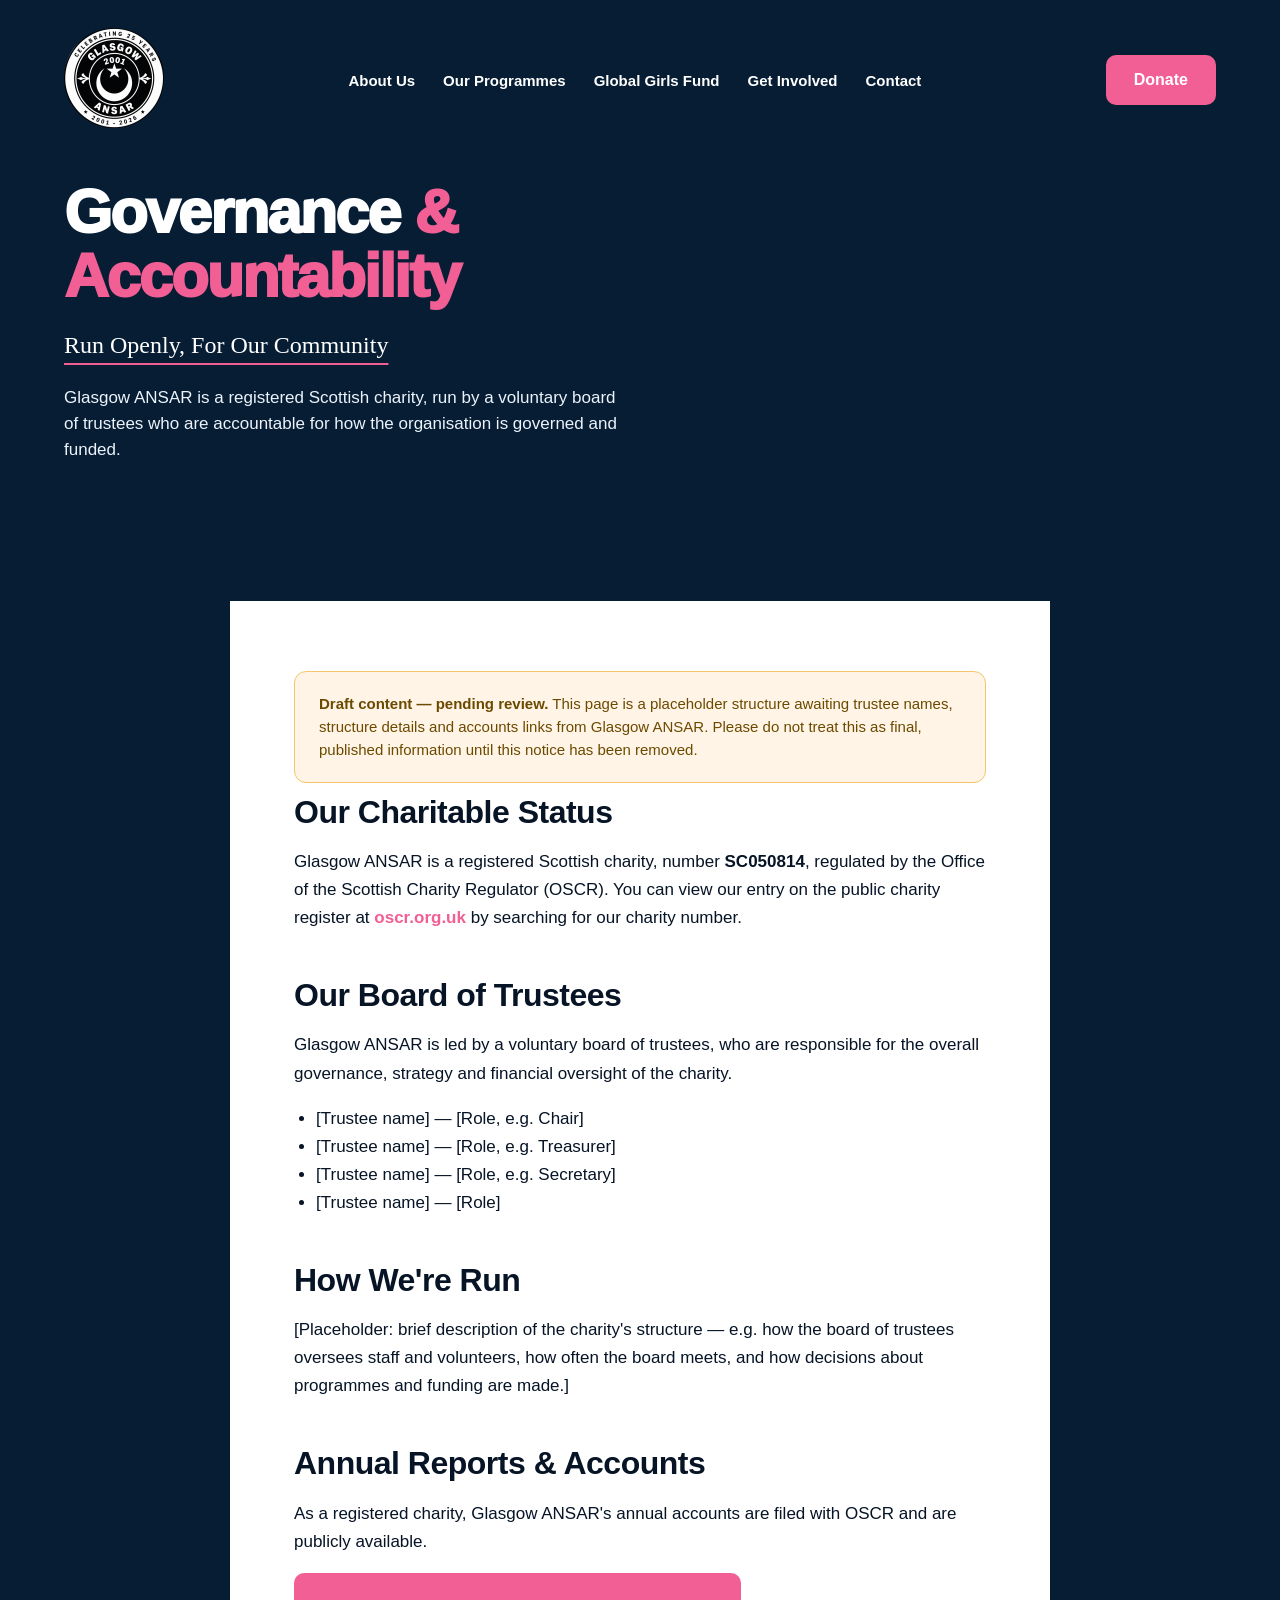
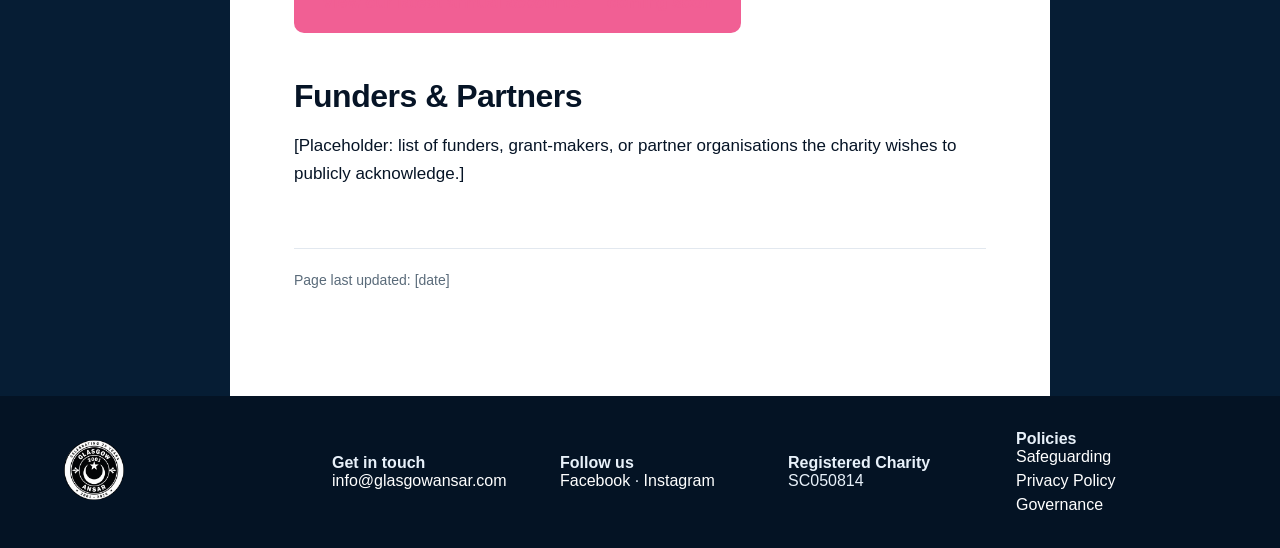
<file: governance.html>
<!doctype html>
<html lang="en">
<head>
  <meta charset="utf-8" />
  <meta name="viewport" content="width=device-width, initial-scale=1" />
  <title>Governance – Glasgow ANSAR</title>
  <meta name="description" content="Glasgow ANSAR's charitable status, trustees, and accountability as a registered Scottish charity (SC050814)." />
  <link rel="canonical" href="https://www.glasgowansar.com/governance.html" />

  <link rel="icon" href="favicon.ico" sizes="any">
  <link rel="icon" type="image/png" sizes="32x32" href="favicon-32x32.png">
  <link rel="icon" type="image/png" sizes="16x16" href="favicon-16x16.png">
  <link rel="apple-touch-icon" href="apple-touch-icon.png">

  <meta property="og:type" content="website" />
  <meta property="og:title" content="Governance – Glasgow ANSAR" />
  <meta property="og:description" content="Glasgow ANSAR's charitable status, trustees, and accountability as a registered Scottish charity (SC050814)." />
  <meta property="og:image" content="https://www.glasgowansar.com/assets/home_hero.jpg" />
  <meta property="og:url" content="https://www.glasgowansar.com/governance.html" />
  <meta name="twitter:card" content="summary_large_image" />

  <link rel="stylesheet" href="styles2.css?v=2" />
</head>

<body>

  <!-- HEADER (identical to index page) -->
  <header class="site-header">
    <a class="logo" href="index.html">
      <img src="assets/ansar_logo-modified.png" alt="Glasgow ANSAR logo" style="width: 100px; height: 100px; object-fit: contain;">
    </a>

    <nav class="nav" aria-label="Main navigation" id="siteNav">
      <a href="about.html">About Us</a>
      <a href="programmes.html">Our Programmes</a>
      <a href="global.html">Global Girls Fund</a>
      <a href="involved.html">Get Involved</a>
      <a href="contact_us.html">Contact</a>
    </nav>

    <div class="header-actions">
      <a class="btn btn-pink" href="https://www.launchgood.com/v4/campaign/support_glasgow_ansar__building_stronger_communities_through_sport__arts?src=internal_search_discover_glasgow%20ansar">Donate</a>
      <button class="nav-toggle" id="navToggle" type="button" aria-label="Toggle menu" aria-expanded="false" aria-controls="siteNav">
        <span></span><span></span><span></span>
      </button>
    </div>
  </header>


  <main>

    <!-- HERO -->
    <section class="hero hero-contact" style="background: var(--navy);">
      <div class="hero-copy" style="max-width: 640px;">
        <h1>Governance <span>&amp; Accountability</span></h1>
        <p class="script">Run Openly, For Our Community</p>
        <p>
          Glasgow ANSAR is a registered Scottish charity, run by a voluntary board of trustees
          who are accountable for how the organisation is governed and funded.
        </p>
      </div>
    </section>

    <!-- CONTENT -->
    <section class="policy-content">

      <div class="draft-notice">
        <strong>Draft content — pending review.</strong> This page is a placeholder structure
        awaiting trustee names, structure details and accounts links from Glasgow ANSAR. Please
        do not treat this as final, published information until this notice has been removed.
      </div>

      <h2>Our Charitable Status</h2>
      <p>
        Glasgow ANSAR is a registered Scottish charity, number <strong>SC050814</strong>,
        regulated by the Office of the Scottish Charity Regulator (OSCR). You can view our
        entry on the public charity register at
        <a href="https://www.oscr.org.uk/about-charities/search-the-register/" target="_blank" rel="noopener">oscr.org.uk</a>
        by searching for our charity number.
      </p>

      <h2>Our Board of Trustees</h2>
      <p>
        Glasgow ANSAR is led by a voluntary board of trustees, who are responsible for the
        overall governance, strategy and financial oversight of the charity.
      </p>
      <ul>
        <li>[Trustee name] — [Role, e.g. Chair]</li>
        <li>[Trustee name] — [Role, e.g. Treasurer]</li>
        <li>[Trustee name] — [Role, e.g. Secretary]</li>
        <li>[Trustee name] — [Role]</li>
      </ul>

      <h2>How We're Run</h2>
      <p>
        [Placeholder: brief description of the charity's structure — e.g. how the board of
        trustees oversees staff and volunteers, how often the board meets, and how decisions
        about programmes and funding are made.]
      </p>

      <h2>Annual Reports &amp; Accounts</h2>
      <p>
        As a registered charity, Glasgow ANSAR's annual accounts are filed with OSCR and are
        publicly available.
      </p>
      <p>
        <a class="btn btn-pink" href="#">View our latest annual accounts — coming soon</a>
      </p>

      <h2>Funders &amp; Partners</h2>
      <p>
        [Placeholder: list of funders, grant-makers, or partner organisations the charity wishes
        to publicly acknowledge.]
      </p>

      <p class="meta-note">Page last updated: [date]</p>

    </section>

  </main>


  <!-- FOOTER -->
  <footer id="contact" class="footer">
    <a href="index.html"><img src="assets/ansar_logo-modified.png" alt="Glasgow ANSAR logo" style="width: 60px; height: 60px; object-fit: contain;"></a>

    <div>
      <strong>Get in touch</strong><br />
      <a href="mailto:info@glasgowansar.com">info@glasgowansar.com</a>
    </div>

    <div>
      <strong>Follow us</strong><br />
      <a href="https://www.facebook.com/ANSARGlasgow">Facebook</a> · <a href = "https://www.instagram.com/ansarglasgow">Instagram</a>
    </div>

    <div>
      <strong>Registered Charity</strong><br />
      SC050814
    </div>

    <div>
      <strong>Policies</strong>
      <ul>
        <li><a href="safeguarding.html">Safeguarding</a></li>
        <li><a href="privacy.html">Privacy Policy</a></li>
        <li><a href="governance.html">Governance</a></li>
      </ul>
    </div>
  </footer>

  <script src="assets/main.js?v=1" defer></script>
</body>
</html>
</file>
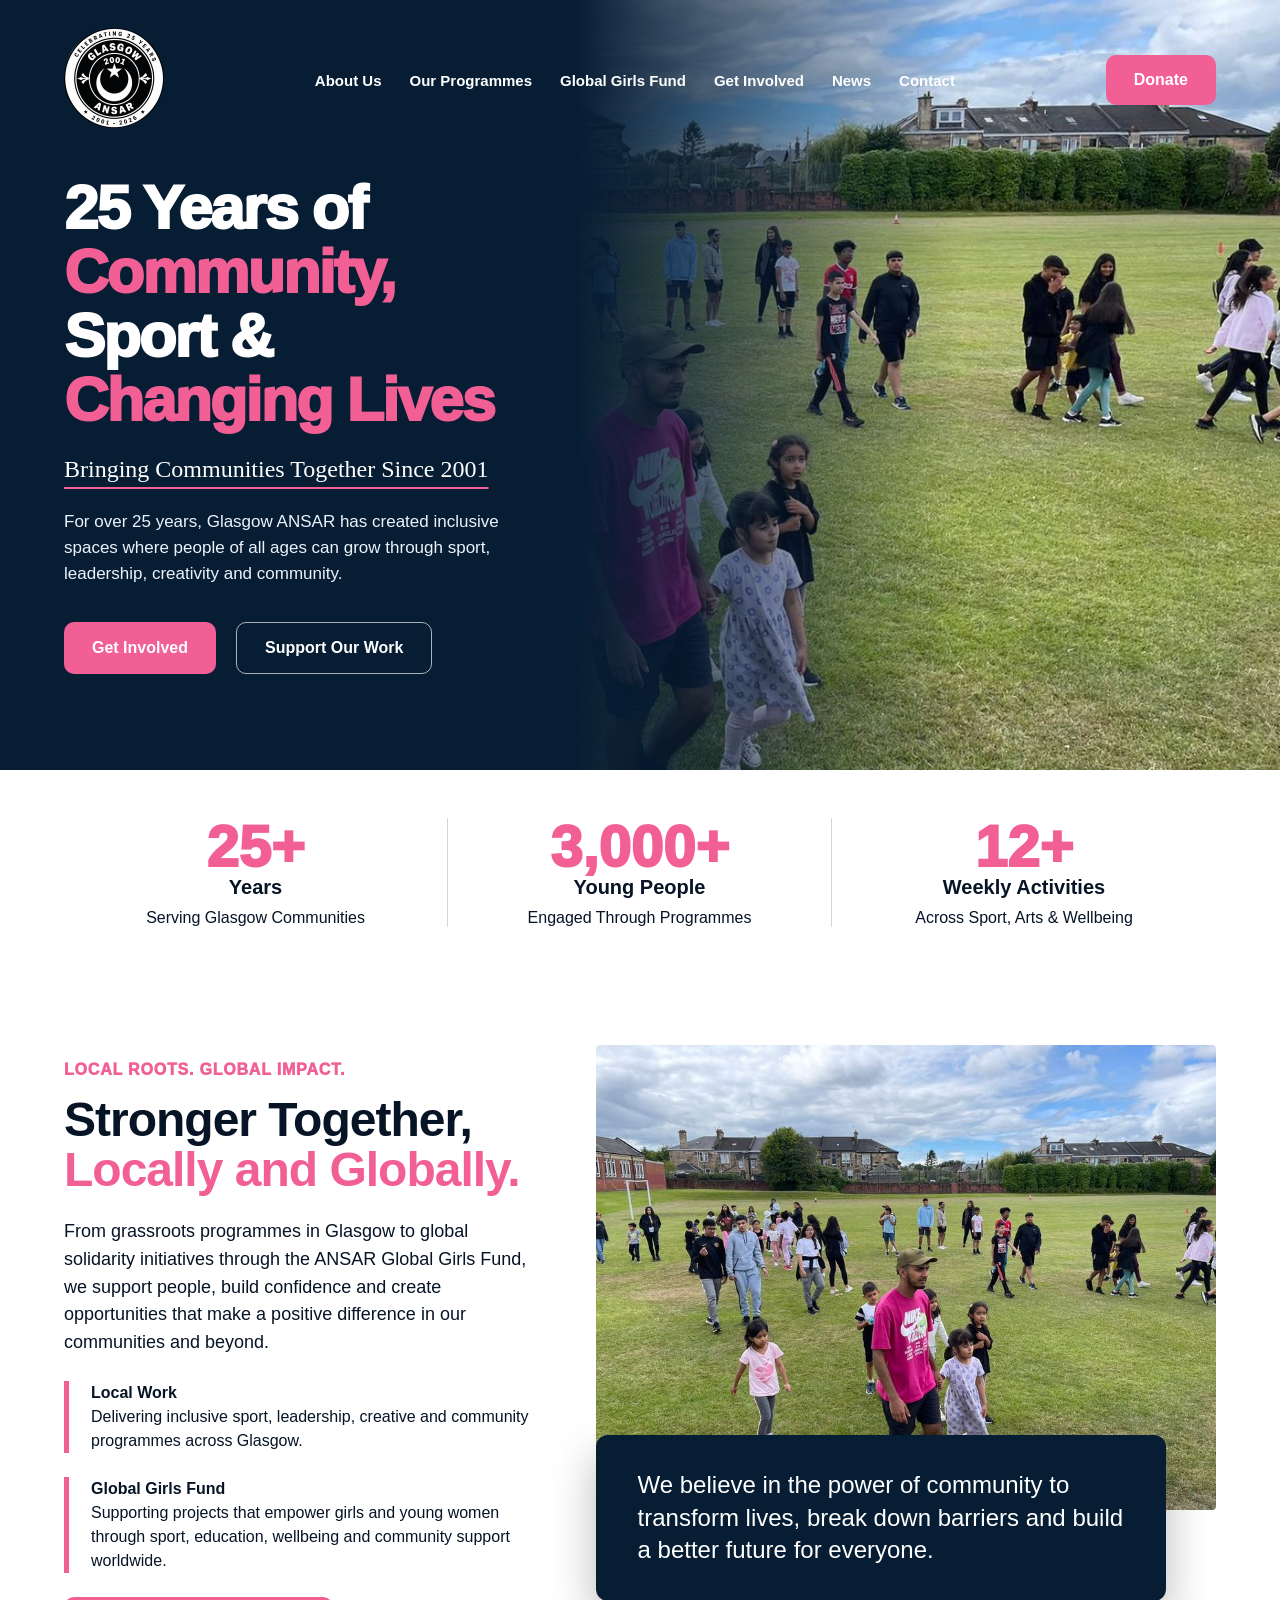
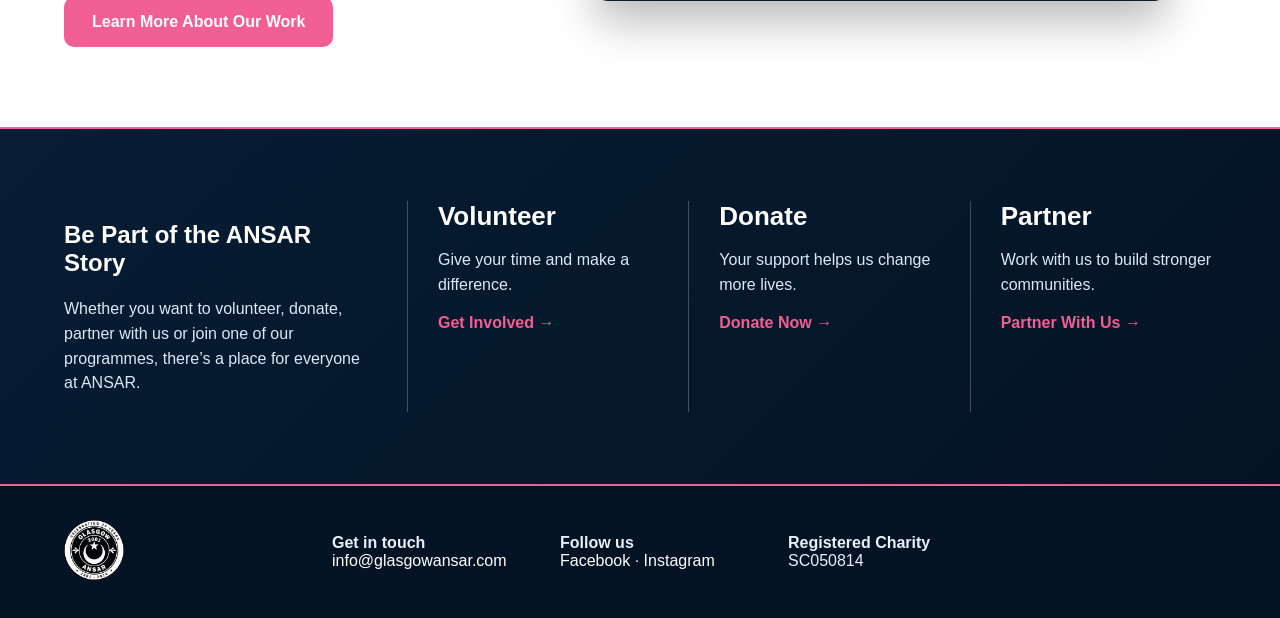
<file: index2.html>
<!doctype html>
<html lang="en">
<head>
  <meta charset="utf-8" />
  <meta name="viewport" content="width=device-width, initial-scale=1" />
  <title>Glasgow ANSAR</title>
  <meta name="description" content="Glasgow ANSAR – bringing communities together since 2001 through sport, leadership, creativity and community." />
  <link rel="stylesheet" href="styles2.css" />
</head>

<body>

  <header class="site-header">
    <a class="logo" href="#">
      <img src="assets/ansar_logo-modified.png" alt="Glasgow ANSAR logo" style="width: 100px; height: 100px; object-fit: contain;">
    </a>

    <nav class="nav" aria-label="Main navigation">
      <a href="about.html">About Us</a>
      <a href="programmes.html">Our Programmes</a>
      <a href="global.html">Global Girls Fund</a>
      <a href="involved.html">Get Involved</a>
      <a href="#news">News</a>
      <a href="contact_us.html">Contact</a>
    </nav>

    <a class="btn btn-pink" href="https://www.launchgood.com/v4/campaign/support_glasgow_ansar__building_stronger_communities_through_sport__arts?src=internal_search_discover_glasgow%20ansar">Donate</a>
  </header>


  <main>

    <!-- HERO -->
    <section class="hero">
      <div class="hero-copy">
        <h1>25 Years of <span>Community,</span> Sport &amp; <span>Changing Lives</span></h1>

        <p class="script">Bringing Communities Together Since 2001</p>

        <p>
          For over 25 years, Glasgow ANSAR has created inclusive spaces where people of all ages
          can grow through sport, leadership, creativity and community.
        </p>

        <div class="actions">
          <a class="btn btn-pink" href="involved.html">Get Involved</a>
          <a class="btn btn-outline"
             href="https://www.launchgood.com/v4/campaign/support_glasgow_ansar__building_stronger_communities_through_sport__arts?src=internal_search_discover_glasgow%20ansar">
            Support Our Work
          </a>
        </div>
      </div>
    </section>


    <!-- STATS -->
    <section class="stats" aria-label="Impact statistics">
      <div><strong>25+</strong><span>Years</span><p>Serving Glasgow Communities</p></div>
      <div><strong>3,000+</strong><span>Young People</span><p>Engaged Through Programmes</p></div>
      <div><strong>12+</strong><span>Weekly Activities</span><p>Across Sport, Arts &amp; Wellbeing</p></div>
    </section>


    <!-- SPLIT SECTION -->
    <section id="global" class="split-section">
      <div class="split-copy">
        <p class="eyebrow">Local Roots. Global Impact.</p>
        <h2>Stronger Together, <span>Locally and Globally.</span></h2>

        <p>
          From grassroots programmes in Glasgow to global solidarity initiatives through the ANSAR Global Girls Fund,
          we support people, build confidence and create opportunities that make a positive difference in our communities and beyond.
        </p>

        <div class="point"><strong>Local Work</strong><br />Delivering inclusive sport, leadership, creative and community programmes across Glasgow.</div>
        <div class="point"><strong>Global Girls Fund</strong><br />Supporting projects that empower girls and young women through sport, education, wellbeing and community support worldwide.</div>

        <a class="btn btn-pink" href="about.html">Learn More About Our Work</a>
      </div>

      <div class="split-media">
        <img src="assets/home1.jpg" alt="ANSAR community group" />
        <blockquote>
          We believe in the power of community to transform lives, break down barriers and build a better future for everyone.
        </blockquote>
      </div>
    </section>


    <!-- GET INVOLVED -->
    <section id="involved" class="involved">
      <div>
        <h2>Be Part of the <span>ANSAR Story</span></h2>
        <p>Whether you want to volunteer, donate, partner with us or join one of our programmes, there’s a place for everyone at ANSAR.</p>
      </div>

      <article>
        <h3>Volunteer</h3>
        <p>Give your time and make a difference.</p>
        <a href="contact_us.html">Get Involved →</a>
      </article>

      <article>
        <h3>Donate</h3>
        <p>Your support helps us change more lives.</p>
        <a href="https://www.launchgood.com/v4/campaign/support_glasgow_ansar__building_stronger_communities_through_sport__arts?src=internal_search_discover_glasgow%20ansar">Donate Now →</a>
      </article>

      <article>
        <h3>Partner</h3>
        <p>Work with us to build stronger communities.</p>
        <a href="contact_us.html">Partner With Us →</a>
      </article>
    </section>

  </main>


  <!-- FOOTER -->
  <footer id="contact" class="footer">
    <a href="index2.html"><img src="assets/ansar_logo-modified.png" alt="Glasgow ANSAR logo" style="width: 60px; height: 60px; object-fit: contain;"></a>

    <div>
      <strong>Get in touch</strong><br />
      <a href="mailto:info@glasgowansar.com">info@glasgowansar.com</a>
    </div>

    <div>
      <strong>Follow us</strong><br />
      <a href="https://www.facebook.com/ANSARGlasgow">Facebook</a> · <a href = "https://www.instagram.com/ansarglasgow">Instagram</a> 
    </div>

    <div>
      <strong>Registered Charity</strong><br />
      SC050814
    </div>
  </footer>

</body>
</html>
</file>
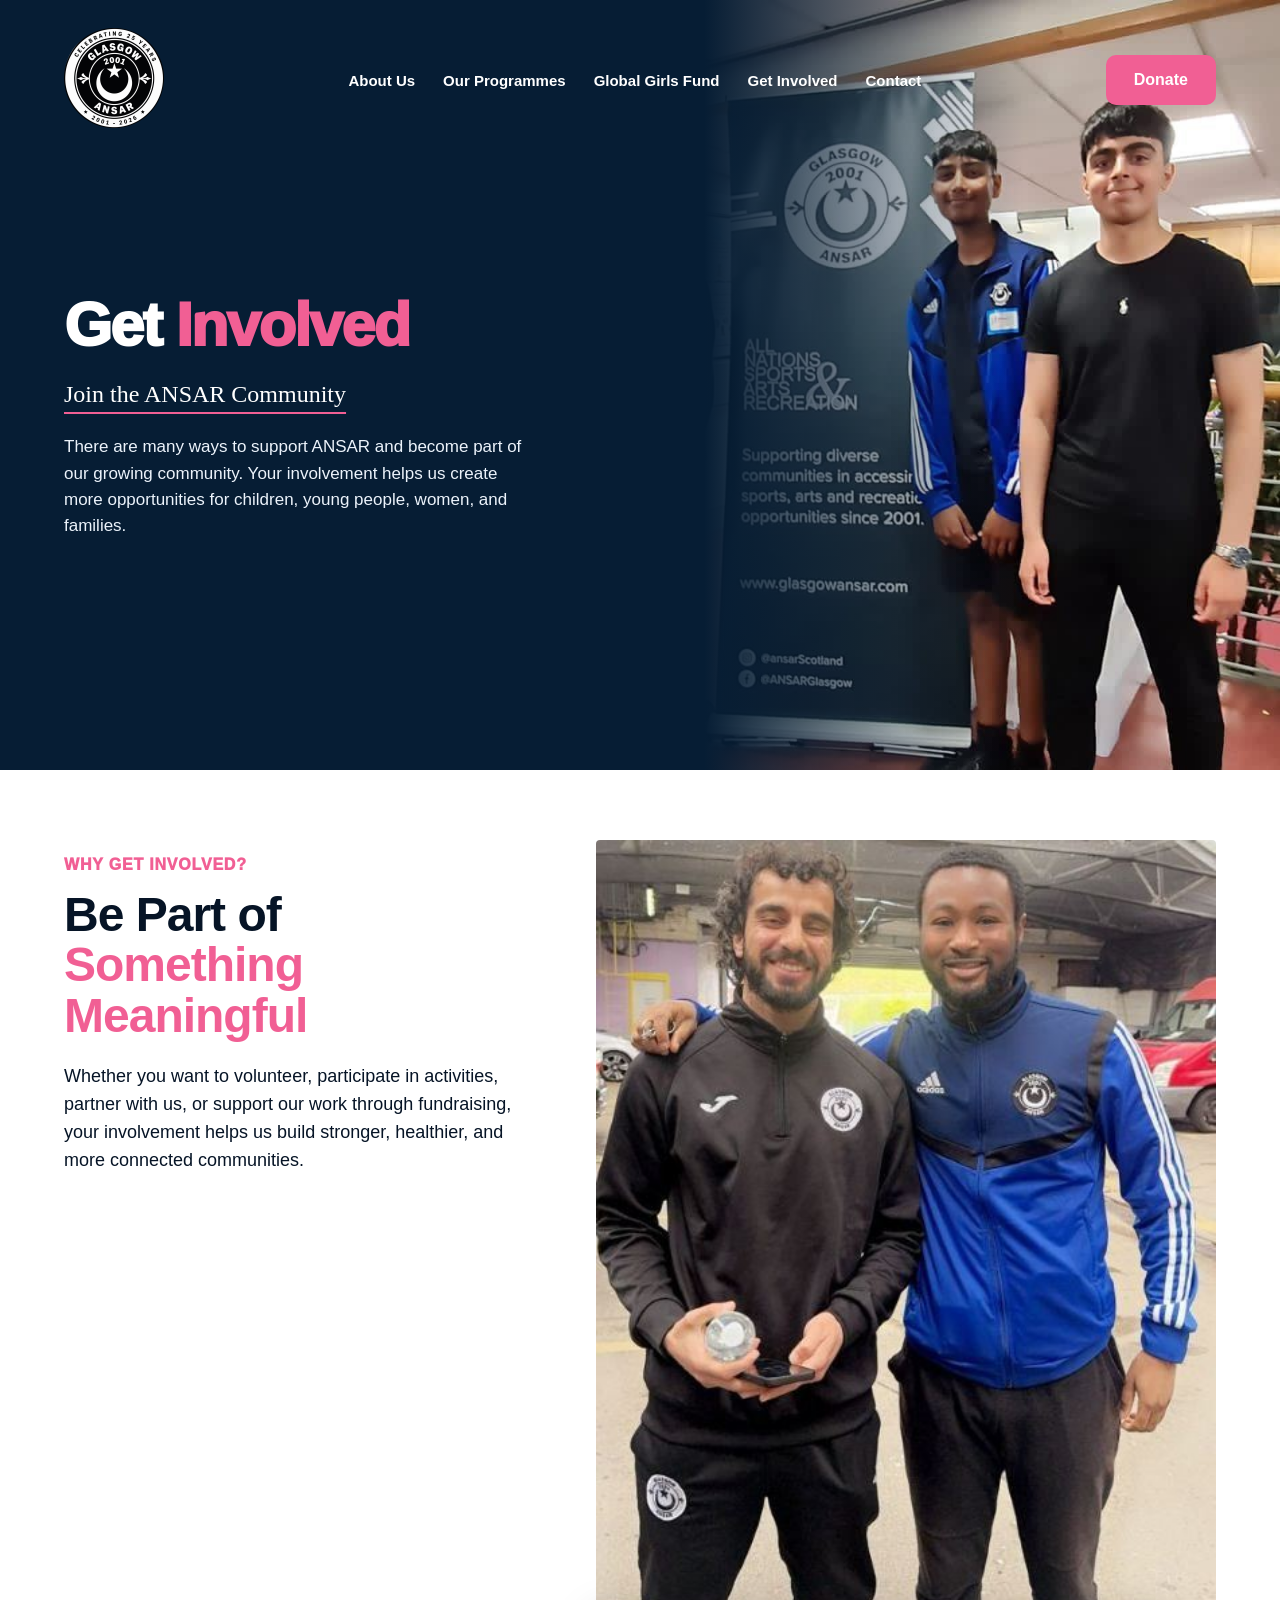
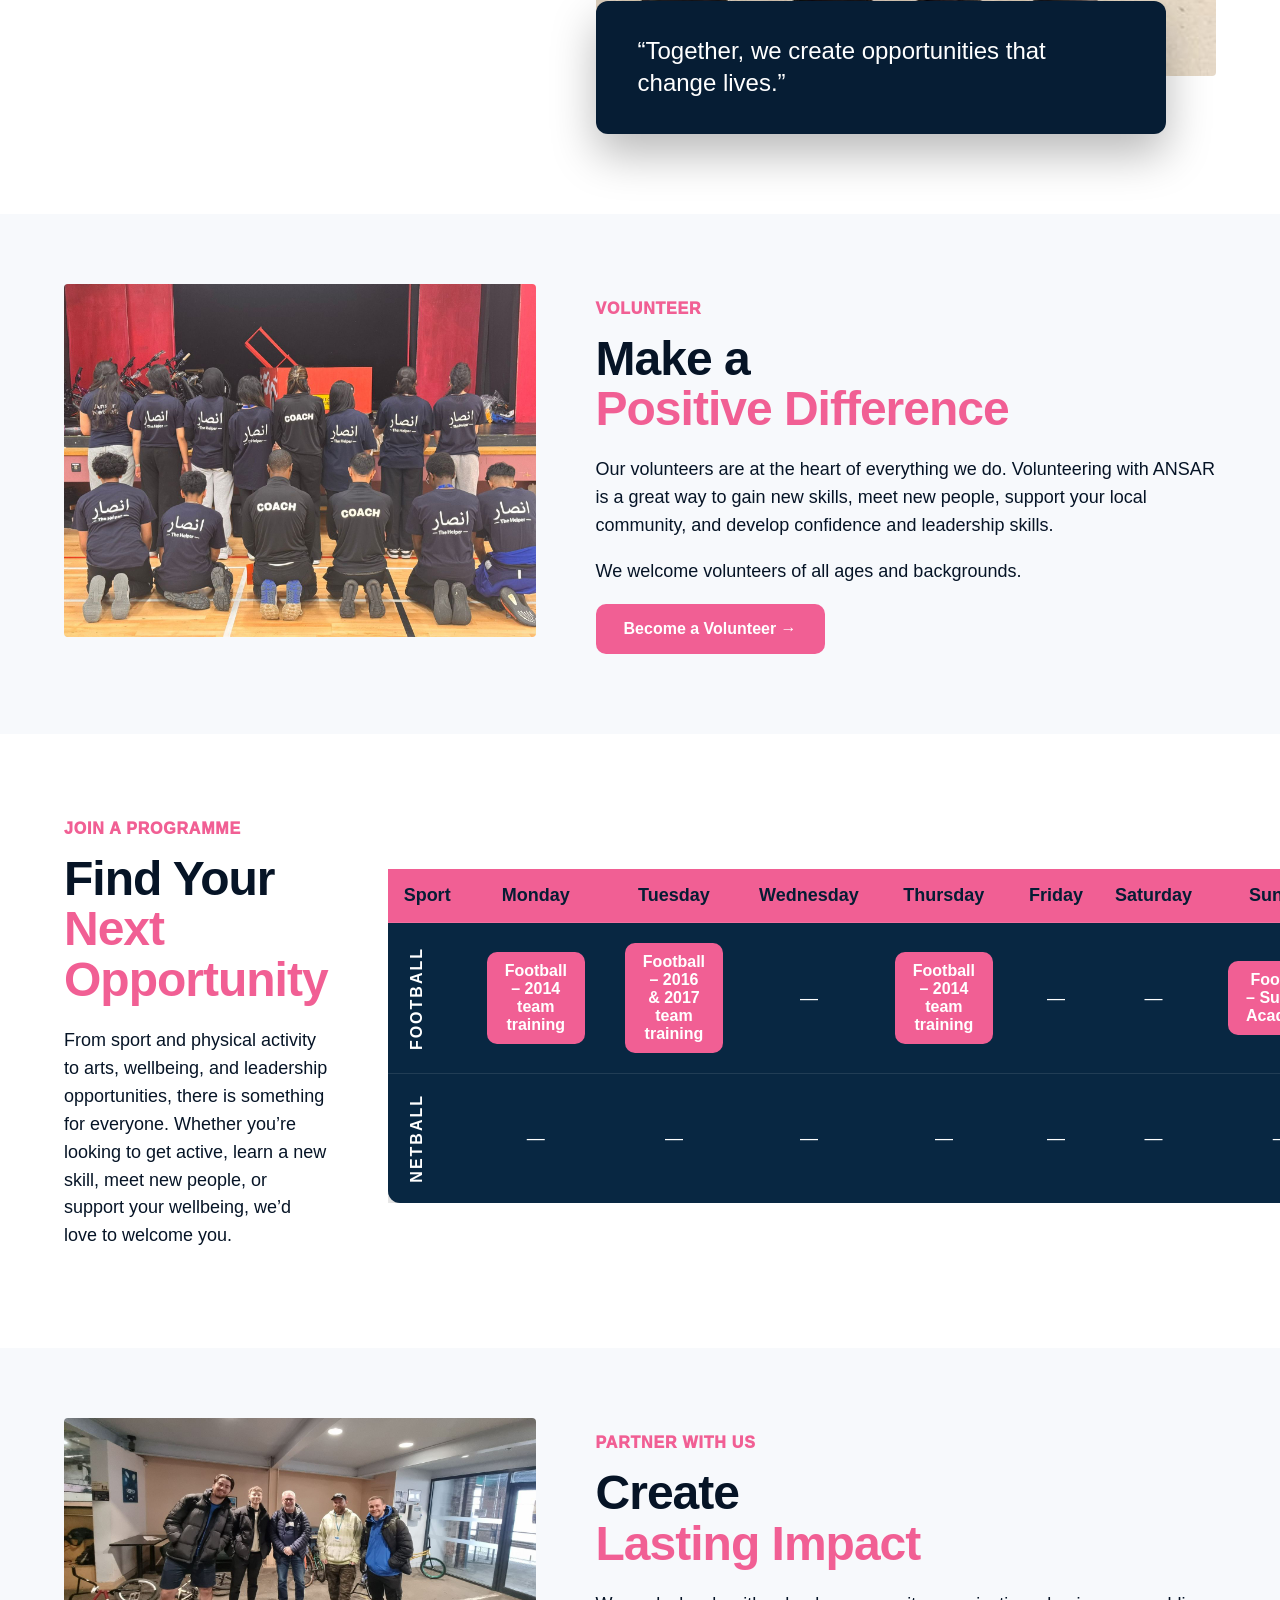
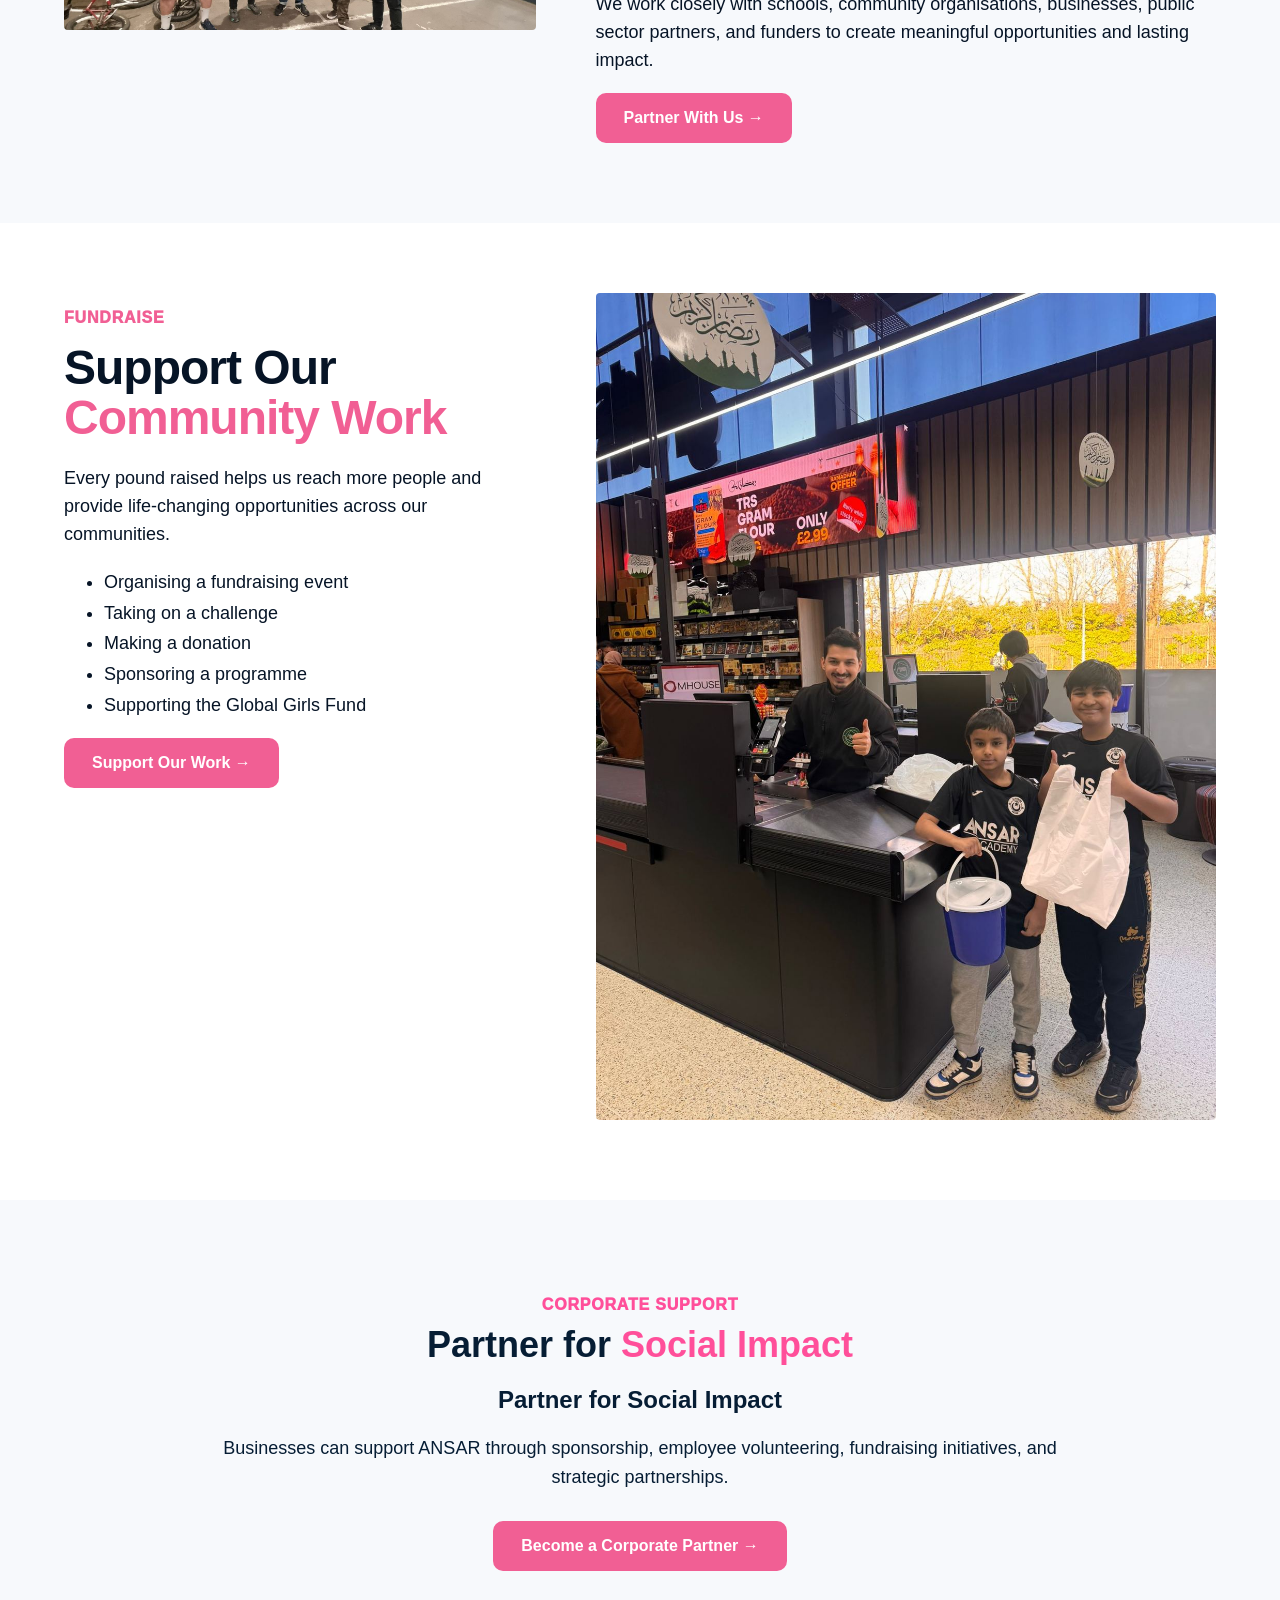
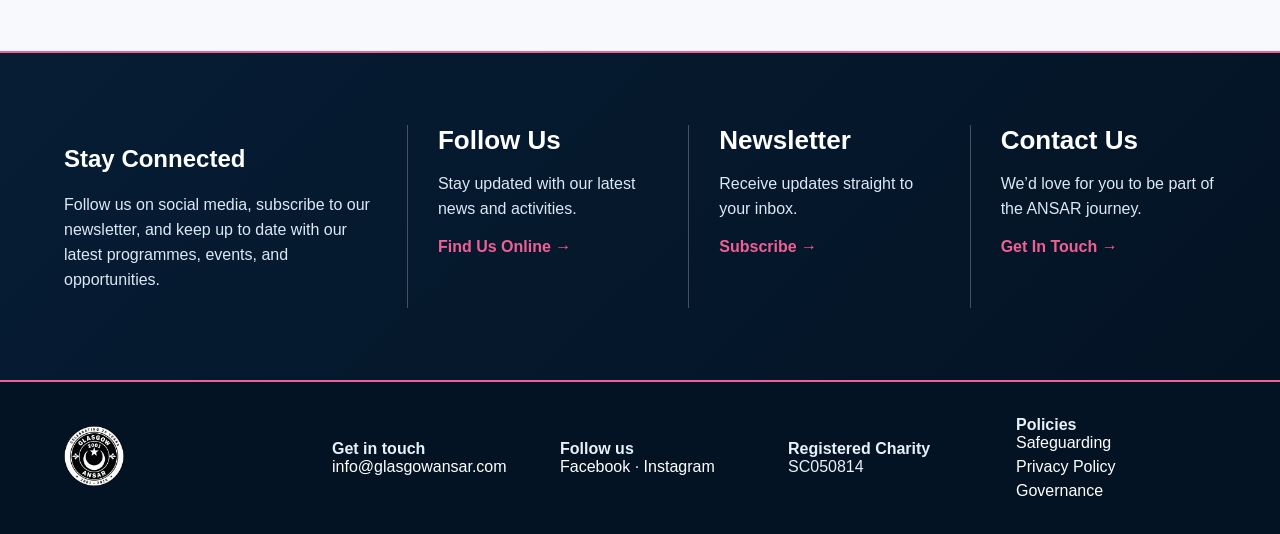
<file: involved.html>
<!doctype html>
<html lang="en">
<head>
  <meta charset="utf-8" />
  <meta name="viewport" content="width=device-width, initial-scale=1" />
  <title>Get Involved – Glasgow ANSAR</title>
  <meta name="description" content="Get involved with Glasgow ANSAR — volunteer, join a programme, partner with us, or fundraise to support our community." />
  <link rel="canonical" href="https://www.glasgowansar.com/involved.html" />

  <link rel="icon" href="favicon.ico" sizes="any">
  <link rel="icon" type="image/png" sizes="32x32" href="favicon-32x32.png">
  <link rel="icon" type="image/png" sizes="16x16" href="favicon-16x16.png">
  <link rel="apple-touch-icon" href="apple-touch-icon.png">

  <meta property="og:type" content="website" />
  <meta property="og:title" content="Get Involved – Glasgow ANSAR" />
  <meta property="og:description" content="Get involved with Glasgow ANSAR — volunteer, join a programme, partner with us, or fundraise to support our community." />
  <meta property="og:image" content="https://www.glasgowansar.com/assets/get-involved-hero-placeholder.jpg" />
  <meta property="og:url" content="https://www.glasgowansar.com/involved.html" />
  <meta name="twitter:card" content="summary_large_image" />

  <link rel="stylesheet" href="styles2.css?v=2" />
</head>

<body>

  <!-- HEADER (identical to index page) -->
  <header class="site-header">
    <a class="logo" href="index.html">
      <img src="assets/ansar_logo-modified.png" alt="Glasgow ANSAR logo" style="width: 100px; height: 100px; object-fit: contain;">
    </a>

    <nav class="nav" aria-label="Main navigation" id="siteNav">
      <a href="about.html">About Us</a>
      <a href="programmes.html">Our Programmes</a>
      <a href="global.html">Global Girls Fund</a>
      <a href="involved.html">Get Involved</a>
      <a href="contact_us.html">Contact</a>
    </nav>

    <div class="header-actions">
      <a class="btn btn-pink" href="https://www.launchgood.com/v4/campaign/support_glasgow_ansar__building_stronger_communities_through_sport__arts?src=internal_search_discover_glasgow%20ansar">Donate</a>
      <button class="nav-toggle" id="navToggle" type="button" aria-label="Toggle menu" aria-expanded="false" aria-controls="siteNav">
        <span></span><span></span><span></span>
      </button>
    </div>
  </header>


  <main>

    <!-- HERO -->
    <section class="hero" style="
      background:
        linear-gradient(90deg, #061d34 0%, #061d34 55%, transparent 80%),
        url('assets/get-involved-hero-placeholder.jpg') center right/cover no-repeat;
    ">
      <div class="hero-copy">
        <h1>Get <span>Involved</span></h1>
        <p class="script">Join the ANSAR Community</p>
        <p>
          There are many ways to support ANSAR and become part of our growing community.
          Your involvement helps us create more opportunities for children, young people,
          women, and families.
        </p>
      </div>
    </section>


    <!-- INTRO -->
    <section class="split-section">
      <div class="split-copy">
        <p class="eyebrow">Why Get Involved?</p>
        <h2>Be Part of <span>Something Meaningful</span></h2>

        <p>
          Whether you want to volunteer, participate in activities, partner with us, or support
          our work through fundraising, your involvement helps us build stronger, healthier,
          and more connected communities.
        </p>
      </div>

      <div class="split-media">
        <img loading="lazy" src="assets/get-involved-intro-placeholder.jpg" alt="Community involvement placeholder" class="intro-photo">
        <blockquote>
          “Together, we create opportunities that change lives.”
        </blockquote>
      </div>
    </section>


    <!-- VOLUNTEER -->
    <section class="split-section" style="background:#f7f9fc;">
      <div class="split-media">
        <img loading="lazy" src="assets/get-involved-volunteer-placeholder.jpg" alt="Volunteer with ANSAR">
      </div>

      <div class="split-copy">
        <p class="eyebrow">Volunteer</p>
        <h2>Make a <span>Positive Difference</span></h2>

        <p>
          Our volunteers are at the heart of everything we do. Volunteering with ANSAR is a great
          way to gain new skills, meet new people, support your local community, and develop
          confidence and leadership skills.
        </p>

        <p>We welcome volunteers of all ages and backgrounds.</p>

        <a class="btn btn-pink" href="contact_us.html">Become a Volunteer →</a>
      </div>
    </section>


    <!-- JOIN A PROGRAMME -->
<section class="split-section">
  <div class="split-copy">
    <p class="eyebrow">Join a Programme</p>
    <h2>Find Your <span>Next Opportunity</span></h2>

    <p>
      From sport and physical activity to arts, wellbeing, and leadership opportunities,
      there is something for everyone. Whether you’re looking to get active, learn a new
      skill, meet new people, or support your wellbeing, we’d love to welcome you.
    </p>

    <!--a class="btn btn-pink" href="programmes.html">View Our Programmes →</a-->
  </div>

  <div class="split-media" style="display:flex; flex-direction:column; justify-content:center; overflow:visible; position:relative;">

    <style>
      .day-cell {
        position: relative;
        cursor: pointer;
        overflow: visible;
      }

      .popup-info {
        position: absolute;
        top: calc(100% + 8px); /* below the cell */
        left: 50%;
        transform: translateX(-50%);
        background: #e6e6e6;
        color: #061d34;
        padding: 16px 20px;
        border-radius: 10px;
        box-shadow: 0 10px 25px rgba(0,0,0,0.25);
        font-size: 16px;
        width: min(240px, 80vw);
        opacity: 0;
        pointer-events: none;
        transition: opacity .25s ease, transform .25s ease;
        z-index: 9999;
        white-space: normal;
      }

      .day-cell:hover .popup-info,
      .day-cell.popup-open .popup-info {
        opacity: 1;
        pointer-events: auto;
        transform: translateX(-50%) translateY(0);
      }
      .vertical-text {
        writing-mode: vertical-rl;
        transform: rotate(180deg);
        text-align: center;
        font-weight: 700;
        font-size: 16px;
        color: white;
        letter-spacing: 2px;
      }

      /* Mobile-specific schedule cards (replace the table below 900px) */
      .schedule-cards { display: none; }

      @media (max-width: 900px) {
        .table-scroll { display: none; }

        /* Tighter, better-framed crop for the coaches photo under
           "Be Part of Something Meaningful" — the default center crop
           left too much of the car park in view and crowded the subjects. */
        .intro-photo {
          max-height: 300px;
          object-position: center 15%;
        }

        .schedule-cards {
          display: flex;
          flex-direction: column;
          gap: 16px;
        }

        .schedule-card {
          background: #082742;
          border-radius: 12px;
          padding: 20px;
          box-shadow: 0 10px 25px rgba(0,0,0,0.25);
        }

        .schedule-day {
          display: inline-block;
          background: var(--pink);
          color: #061d34;
          font-weight: 800;
          font-size: 12px;
          text-transform: uppercase;
          letter-spacing: .6px;
          padding: 4px 10px;
          border-radius: 6px;
          margin-bottom: 10px;
        }

        .schedule-card h4 {
          margin: 0 0 6px;
          font-size: 18px;
          color: #fff;
        }

        .schedule-card p {
          margin: 0 0 16px;
          font-size: 15px;
          color: #cfe0f0;
        }

        .schedule-card .btn {
          width: 100%;
        }

        .schedule-card--empty p {
          margin-bottom: 0;
        }
      }
    </style>

<div class="table-scroll">
<table style="
  width:100%;
  border-collapse:collapse;
  background:#082742;
  color:white;
  border-radius:12px;
  overflow:visible;
  font-size:18px;
  text-align:center;
  box-shadow:0 10px 30px rgba(0,0,0,0.25);
">

  <thead>
    <tr style="background:var(--pink); color:#061d34; font-weight:700;">
      <th style="padding:16px;">Sport</th>
      <th style="padding:16px;">Monday</th>
      <th style="padding:16px;">Tuesday</th>
      <th style="padding:16px;">Wednesday</th>
      <th style="padding:16px;">Thursday</th>
      <th style="padding:16px;">Friday</th>
      <th style="padding:16px;">Saturday</th>
      <th style="padding:16px;">Sunday</th>
    </tr>
  </thead>

  <tbody>

    <!-- ========================= -->
    <!-- ROW 1 — FOOTBALL          -->
    <!-- ========================= -->
    <tr>

      <!-- FOOTBALL ICON -->
        <td style="padding:20px; border-top:1px solid rgba(255,255,255,0.1);">
          <div class="vertical-text">FOOTBALL</div>
        </td>

      <!-- MONDAY -->
      <td class="day-cell" style="padding:20px; border-top:1px solid rgba(255,255,255,0.1);">
        <a href="mailto:kashif@glasgowansar.com" class="btn btn-pink" style="font-size:16px; padding:10px 18px;">
          Football – 2014 team training
        </a>
        <div class="popup-info">
          <strong>2014 Team Training</strong><br><br>
          • Time: 18:00 – 19:00<br>
          • Location: Palace of Arts<br><br>
          Click the button to enquire.
        </div>
      </td>

      <!-- TUESDAY -->
      <td class="day-cell" style="padding:20px; border-top:1px solid rgba(255,255,255,0.1);">
        <a href="mailto:kashif@glasgowansar.com" class="btn btn-pink" style="font-size:16px; padding:10px 18px;">
          Football – 2016 & 2017 team training
        </a>
        <div class="popup-info">
          <strong>2016 & 2017 Team Training</strong><br><br>
          • Time: 19:00 – 20:00<br>
          • Location: Toryglen<br><br>
          Click the button to enquire.
        </div>
      </td>

      <!-- WEDNESDAY -->
      <td class="day-cell" style="padding:20px; border-top:1px solid rgba(255,255,255,0.1);">
        —
        <div class="popup-info">No sessions scheduled on Wednesday.</div>
      </td>

      <!-- THURSDAY -->
      <td class="day-cell" style="padding:20px; border-top:1px solid rgba(255,255,255,0.1);">
        <a href="mailto:kashif@glasgowansar.com" class="btn btn-pink" style="font-size:16px; padding:10px 18px;">
          Football – 2014 team training
        </a>
        <div class="popup-info">
          <strong>2014 Team Training</strong><br><br>
          • Time: 18:00 – 19:00<br>
          • Location: Toryglen<br><br>
          Click the button to enquire.
        </div>
      </td>

      <!-- FRIDAY -->
      <td class="day-cell" style="padding:20px; border-top:1px solid rgba(255,255,255,0.1);">
        —
        <div class="popup-info">No sessions scheduled on Friday.</div>
      </td>

      <!-- SATURDAY -->
      <td class="day-cell" style="padding:20px; border-top:1px solid rgba(255,255,255,0.1);">
        —
        <div class="popup-info">No sessions scheduled on Saturday.</div>
      </td>

      <!-- SUNDAY -->
      <td class="day-cell" style="padding:20px; border-top:1px solid rgba(255,255,255,0.1);">
        <a href="https://glasgow-ansar.classforkids.io/" class="btn btn-pink" style="font-size:16px; padding:10px 18px;">
          Football – Sunday Academy
        </a>
        <div class="popup-info">
          <strong>Football Coaching</strong><br><br>
          • Ages: 5–15<br>
          • Time: 11:00 – 12:00<br>
          • Location: Goals South, Shawlands<br><br>
          Click the button to enquire.
        </div>
      </td>

    </tr>

    <!-- ========================= -->
    <!-- ROW 2 — NETBALL           -->
    <!-- ========================= -->
    <tr>

      <!-- NETBALL ICON -->
      <td style="padding:20px; border-top:1px solid rgba(255,255,255,0.1);">
          <div class="vertical-text">NETBALL</div>
        </td>

      
      <!-- ALL NETBALL CELLS EMPTY -->
      <td class="day-cell" style="padding:20px; border-top:1px solid rgba(255,255,255,0.1);">
        —
        <div class="popup-info">No sessions scheduled.</div>
      </td>

      <td class="day-cell" style="padding:20px; border-top:1px solid rgba(255,255,255,0.1);">
        —
        <div class="popup-info">No sessions scheduled.</div>
      </td>

      <td class="day-cell" style="padding:20px; border-top:1px solid rgba(255,255,255,0.1);">
        —
        <div class="popup-info">No sessions scheduled.</div>
      </td>

      <td class="day-cell" style="padding:20px; border-top:1px solid rgba(255,255,255,0.1);">
        —
        <div class="popup-info">No sessions scheduled.</div>
      </td>

      <td class="day-cell" style="padding:20px; border-top:1px solid rgba(255,255,255,0.1);">
        —
        <div class="popup-info">No sessions scheduled.</div>
      </td>

      <td class="day-cell" style="padding:20px; border-top:1px solid rgba(255,255,255,0.1);">
        —
        <div class="popup-info">No sessions scheduled.</div>
      </td>

      <td class="day-cell" style="padding:20px; border-top:1px solid rgba(255,255,255,0.1);">
        —
        <div class="popup-info">No sessions scheduled.</div>
      </td>

    </tr>

  </tbody>
</table>
</div>

<div class="schedule-cards">

  <div class="schedule-card">
    <span class="schedule-day">Monday</span>
    <h4>Football – 2014 Team Training</h4>
    <p>18:00 – 19:00 · Palace of Arts</p>
    <a href="mailto:kashif@glasgowansar.com" class="btn btn-pink">Enquire →</a>
  </div>

  <div class="schedule-card">
    <span class="schedule-day">Tuesday</span>
    <h4>Football – 2016 &amp; 2017 Team Training</h4>
    <p>19:00 – 20:00 · Toryglen</p>
    <a href="mailto:kashif@glasgowansar.com" class="btn btn-pink">Enquire →</a>
  </div>

  <div class="schedule-card">
    <span class="schedule-day">Thursday</span>
    <h4>Football – 2014 Team Training</h4>
    <p>18:00 – 19:00 · Toryglen</p>
    <a href="mailto:kashif@glasgowansar.com" class="btn btn-pink">Enquire →</a>
  </div>

  <div class="schedule-card">
    <span class="schedule-day">Sunday</span>
    <h4>Football – Sunday Academy</h4>
    <p>Ages 5–15 · 11:00 – 12:00 · Goals South, Shawlands</p>
    <a href="https://glasgow-ansar.classforkids.io/" class="btn btn-pink">Enquire →</a>
  </div>

  <div class="schedule-card schedule-card--empty">
    <h4>Netball</h4>
    <p>No sessions currently scheduled — check back soon.</p>
  </div>

</div>



  </div>
</section>



    <!-- PARTNER WITH US -->
    <section class="split-section" style="background:#f7f9fc;">
      <div class="split-media">
        <img loading="lazy" src="assets/get-involved-partner-placeholder.jpg" alt="Partner with ANSAR">
      </div>

      <div class="split-copy">
        <p class="eyebrow">Partner With Us</p>
        <h2>Create <span>Lasting Impact</span></h2>

        <p>
          We work closely with schools, community organisations, businesses, public sector
          partners, and funders to create meaningful opportunities and lasting impact.
        </p>

        <a class="btn btn-pink" href="contact_us.html">Partner With Us →</a>
      </div>
    </section>


    <!-- FUNDRAISE -->
    <section class="split-section">
      <div class="split-copy">
        <p class="eyebrow">Fundraise</p>
        <h2>Support Our <span>Community Work</span></h2>

        <p>
          Every pound raised helps us reach more people and provide life-changing opportunities
          across our communities.
        </p>

        <ul style="line-height:1.7; font-size:18px;">
          <li>Organising a fundraising event</li>
          <li>Taking on a challenge</li>
          <li>Making a donation</li>
          <li>Sponsoring a programme</li>
          <li>Supporting the Global Girls Fund</li>
        </ul>

        <a class="btn btn-pink" href="contact_us.html">Support Our Work →</a>
      </div>

      <div class="split-media">
        <img loading="lazy" src="assets/get-involved-fundraise-placeholder.jpg" alt="Fundraising activities">
      </div>
    </section>


<!-- CORPORATE SUPPORT -->
<section style="background:#f7f9fc; padding:80px 0; width:100%;">
  <div style="
      max-width:900px;
      margin:0 auto;
      text-align:center;
      padding:0 20px;
      color:#061d34;
  ">
    <p class="eyebrow" style="color:#FF4F9A; margin-bottom:10px;">Corporate Support</p>

    <h2 style="margin:0 0 20px 0; font-size:36px; font-weight:700;">
      Partner for <span style="color:#FF4F9A;">Social Impact</span>
    </h2>

    <h2>Partner for <span>Social Impact</span></h2>

    <p style="margin:0 0 30px 0; font-size:18px; line-height:1.6;">
      Businesses can support ANSAR through sponsorship, employee volunteering,
      fundraising initiatives, and strategic partnerships.
    </p>

    <a class="btn btn-pink" href="contact_us.html">Become a Corporate Partner →</a>
  </div>
</section>






    <!-- STAY CONNECTED -->
    <section class="involved" style="border-top:2px solid var(--pink); border-bottom:2px solid var(--pink);">
      <div>
        <h2>Stay <span>Connected</span></h2>
        <p>
          Follow us on social media, subscribe to our newsletter, and keep up to date with our
          latest programmes, events, and opportunities.
        </p>
      </div>

      <article>
        <h3>Follow Us</h3>
        <p>Stay updated with our latest news and activities.</p>
        <a href="#contact">Find Us Online →</a>
      </article>

      <article>
        <h3>Newsletter</h3>
        <p>Receive updates straight to your inbox.</p>
        <a href="contact_us.html">Subscribe →</a>
      </article>

      <article>
        <h3>Contact Us</h3>
        <p>We’d love for you to be part of the ANSAR journey.</p>
        <a href="contact_us.html">Get In Touch →</a>
      </article>
    </section>

  </main>


  <!-- FOOTER -->
  <footer id="contact" class="footer">
    <a href="index.html"><img src="assets/ansar_logo-modified.png" alt="Glasgow ANSAR logo" style="width: 60px; height: 60px; object-fit: contain;"></a>

    <div>
      <strong>Get in touch</strong><br />
      <a href="mailto:info@glasgowansar.com">info@glasgowansar.com</a>
    </div>

    <div>
      <strong>Follow us</strong><br />
      <a href="https://www.facebook.com/ANSARGlasgow">Facebook</a> · <a href = "https://www.instagram.com/ansarglasgow">Instagram</a> 
    </div>

    <div>
      <strong>Registered Charity</strong><br />
      SC050814
    </div>

    <div>
      <strong>Policies</strong>
      <ul>
        <li><a href="safeguarding.html">Safeguarding</a></li>
        <li><a href="privacy.html">Privacy Policy</a></li>
        <li><a href="governance.html">Governance</a></li>
      </ul>
    </div>
  </footer>

  <script src="assets/main.js?v=1" defer></script>
</body>
</html>
</file>
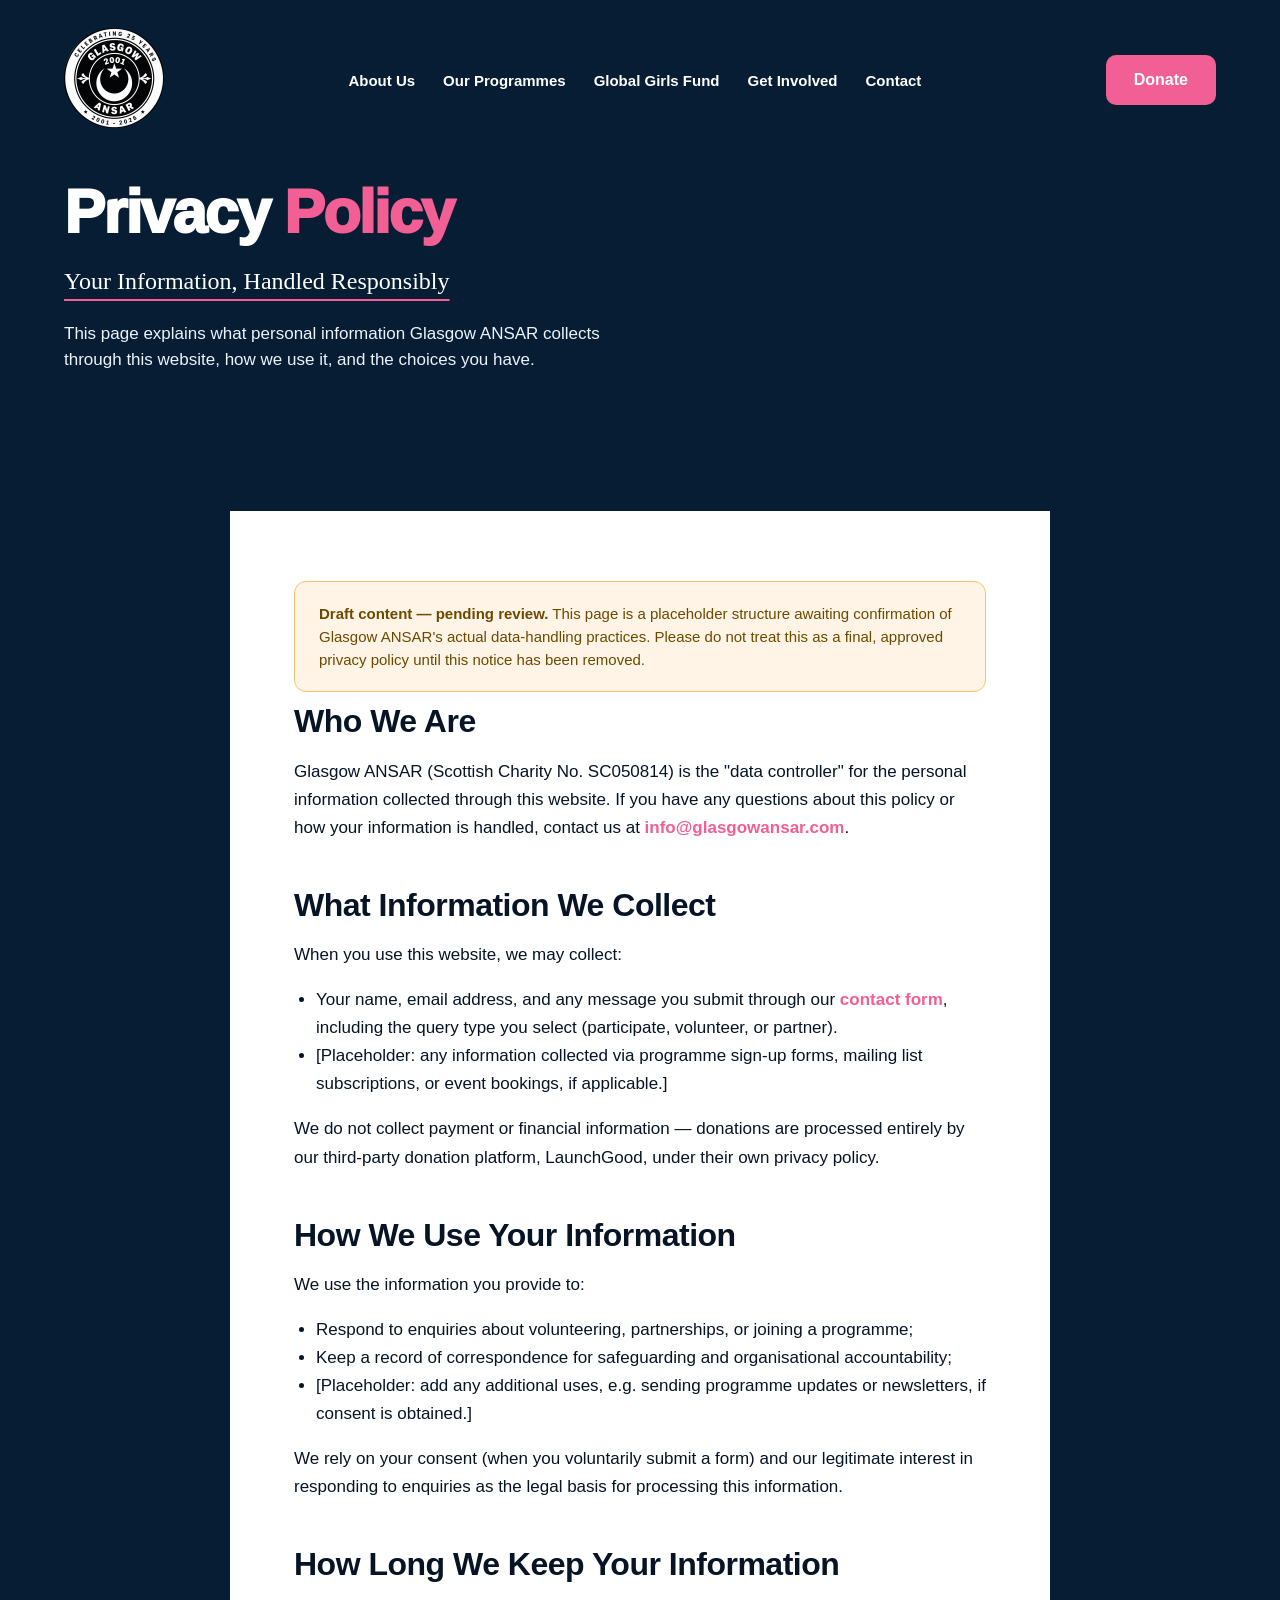
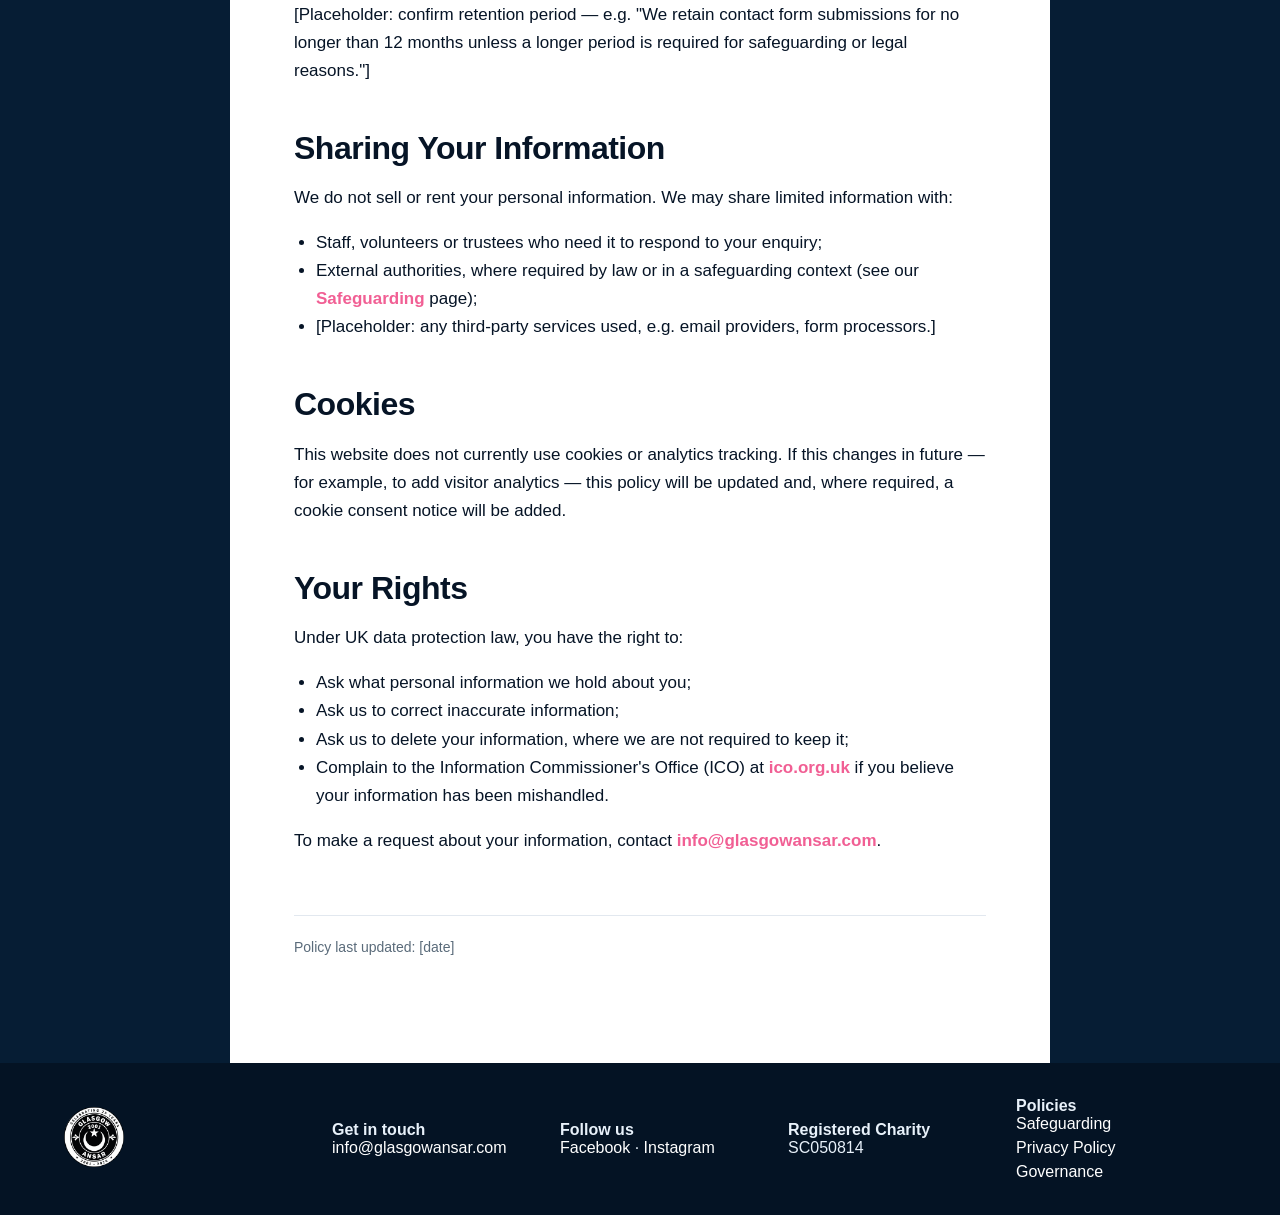
<file: privacy.html>
<!doctype html>
<html lang="en">
<head>
  <meta charset="utf-8" />
  <meta name="viewport" content="width=device-width, initial-scale=1" />
  <title>Privacy Policy – Glasgow ANSAR</title>
  <meta name="description" content="How Glasgow ANSAR collects, uses and protects personal information submitted through this website." />
  <link rel="canonical" href="https://www.glasgowansar.com/privacy.html" />

  <link rel="icon" href="favicon.ico" sizes="any">
  <link rel="icon" type="image/png" sizes="32x32" href="favicon-32x32.png">
  <link rel="icon" type="image/png" sizes="16x16" href="favicon-16x16.png">
  <link rel="apple-touch-icon" href="apple-touch-icon.png">

  <meta property="og:type" content="website" />
  <meta property="og:title" content="Privacy Policy – Glasgow ANSAR" />
  <meta property="og:description" content="How Glasgow ANSAR collects, uses and protects personal information submitted through this website." />
  <meta property="og:image" content="https://www.glasgowansar.com/assets/home_hero.jpg" />
  <meta property="og:url" content="https://www.glasgowansar.com/privacy.html" />
  <meta name="twitter:card" content="summary_large_image" />

  <link rel="stylesheet" href="styles2.css?v=2" />
</head>

<body>

  <!-- HEADER (identical to index page) -->
  <header class="site-header">
    <a class="logo" href="index.html">
      <img src="assets/ansar_logo-modified.png" alt="Glasgow ANSAR logo" style="width: 100px; height: 100px; object-fit: contain;">
    </a>

    <nav class="nav" aria-label="Main navigation" id="siteNav">
      <a href="about.html">About Us</a>
      <a href="programmes.html">Our Programmes</a>
      <a href="global.html">Global Girls Fund</a>
      <a href="involved.html">Get Involved</a>
      <a href="contact_us.html">Contact</a>
    </nav>

    <div class="header-actions">
      <a class="btn btn-pink" href="https://www.launchgood.com/v4/campaign/support_glasgow_ansar__building_stronger_communities_through_sport__arts?src=internal_search_discover_glasgow%20ansar">Donate</a>
      <button class="nav-toggle" id="navToggle" type="button" aria-label="Toggle menu" aria-expanded="false" aria-controls="siteNav">
        <span></span><span></span><span></span>
      </button>
    </div>
  </header>


  <main>

    <!-- HERO -->
    <section class="hero hero-contact" style="background: var(--navy);">
      <div class="hero-copy" style="max-width: 640px;">
        <h1>Privacy <span>Policy</span></h1>
        <p class="script">Your Information, Handled Responsibly</p>
        <p>
          This page explains what personal information Glasgow ANSAR collects through this
          website, how we use it, and the choices you have.
        </p>
      </div>
    </section>

    <!-- CONTENT -->
    <section class="policy-content">

      <div class="draft-notice">
        <strong>Draft content — pending review.</strong> This page is a placeholder structure
        awaiting confirmation of Glasgow ANSAR's actual data-handling practices. Please do not
        treat this as a final, approved privacy policy until this notice has been removed.
      </div>

      <h2>Who We Are</h2>
      <p>
        Glasgow ANSAR (Scottish Charity No. SC050814) is the "data controller" for the personal
        information collected through this website. If you have any questions about this policy
        or how your information is handled, contact us at
        <a href="mailto:info@glasgowansar.com">info@glasgowansar.com</a>.
      </p>

      <h2>What Information We Collect</h2>
      <p>When you use this website, we may collect:</p>
      <ul>
        <li>Your name, email address, and any message you submit through our <a href="contact_us.html">contact form</a>, including the query type you select (participate, volunteer, or partner).</li>
        <li>[Placeholder: any information collected via programme sign-up forms, mailing list subscriptions, or event bookings, if applicable.]</li>
      </ul>
      <p>
        We do not collect payment or financial information — donations are processed entirely
        by our third-party donation platform, LaunchGood, under their own privacy policy.
      </p>

      <h2>How We Use Your Information</h2>
      <p>We use the information you provide to:</p>
      <ul>
        <li>Respond to enquiries about volunteering, partnerships, or joining a programme;</li>
        <li>Keep a record of correspondence for safeguarding and organisational accountability;</li>
        <li>[Placeholder: add any additional uses, e.g. sending programme updates or newsletters, if consent is obtained.]</li>
      </ul>
      <p>
        We rely on your consent (when you voluntarily submit a form) and our legitimate interest
        in responding to enquiries as the legal basis for processing this information.
      </p>

      <h2>How Long We Keep Your Information</h2>
      <p>
        [Placeholder: confirm retention period — e.g. "We retain contact form submissions for no
        longer than 12 months unless a longer period is required for safeguarding or legal
        reasons."]
      </p>

      <h2>Sharing Your Information</h2>
      <p>
        We do not sell or rent your personal information. We may share limited information with:
      </p>
      <ul>
        <li>Staff, volunteers or trustees who need it to respond to your enquiry;</li>
        <li>External authorities, where required by law or in a safeguarding context (see our <a href="safeguarding.html">Safeguarding</a> page);</li>
        <li>[Placeholder: any third-party services used, e.g. email providers, form processors.]</li>
      </ul>

      <h2>Cookies</h2>
      <p>
        This website does not currently use cookies or analytics tracking. If this changes in
        future — for example, to add visitor analytics — this policy will be updated and, where
        required, a cookie consent notice will be added.
      </p>

      <h2>Your Rights</h2>
      <p>Under UK data protection law, you have the right to:</p>
      <ul>
        <li>Ask what personal information we hold about you;</li>
        <li>Ask us to correct inaccurate information;</li>
        <li>Ask us to delete your information, where we are not required to keep it;</li>
        <li>Complain to the Information Commissioner's Office (ICO) at
          <a href="https://ico.org.uk/make-a-complaint/" target="_blank" rel="noopener">ico.org.uk</a>
          if you believe your information has been mishandled.</li>
      </ul>
      <p>
        To make a request about your information, contact
        <a href="mailto:info@glasgowansar.com">info@glasgowansar.com</a>.
      </p>

      <p class="meta-note">Policy last updated: [date]</p>

    </section>

  </main>


  <!-- FOOTER -->
  <footer id="contact" class="footer">
    <a href="index.html"><img src="assets/ansar_logo-modified.png" alt="Glasgow ANSAR logo" style="width: 60px; height: 60px; object-fit: contain;"></a>

    <div>
      <strong>Get in touch</strong><br />
      <a href="mailto:info@glasgowansar.com">info@glasgowansar.com</a>
    </div>

    <div>
      <strong>Follow us</strong><br />
      <a href="https://www.facebook.com/ANSARGlasgow">Facebook</a> · <a href = "https://www.instagram.com/ansarglasgow">Instagram</a>
    </div>

    <div>
      <strong>Registered Charity</strong><br />
      SC050814
    </div>

    <div>
      <strong>Policies</strong>
      <ul>
        <li><a href="safeguarding.html">Safeguarding</a></li>
        <li><a href="privacy.html">Privacy Policy</a></li>
        <li><a href="governance.html">Governance</a></li>
      </ul>
    </div>
  </footer>

  <script src="assets/main.js?v=1" defer></script>
</body>
</html>
</file>
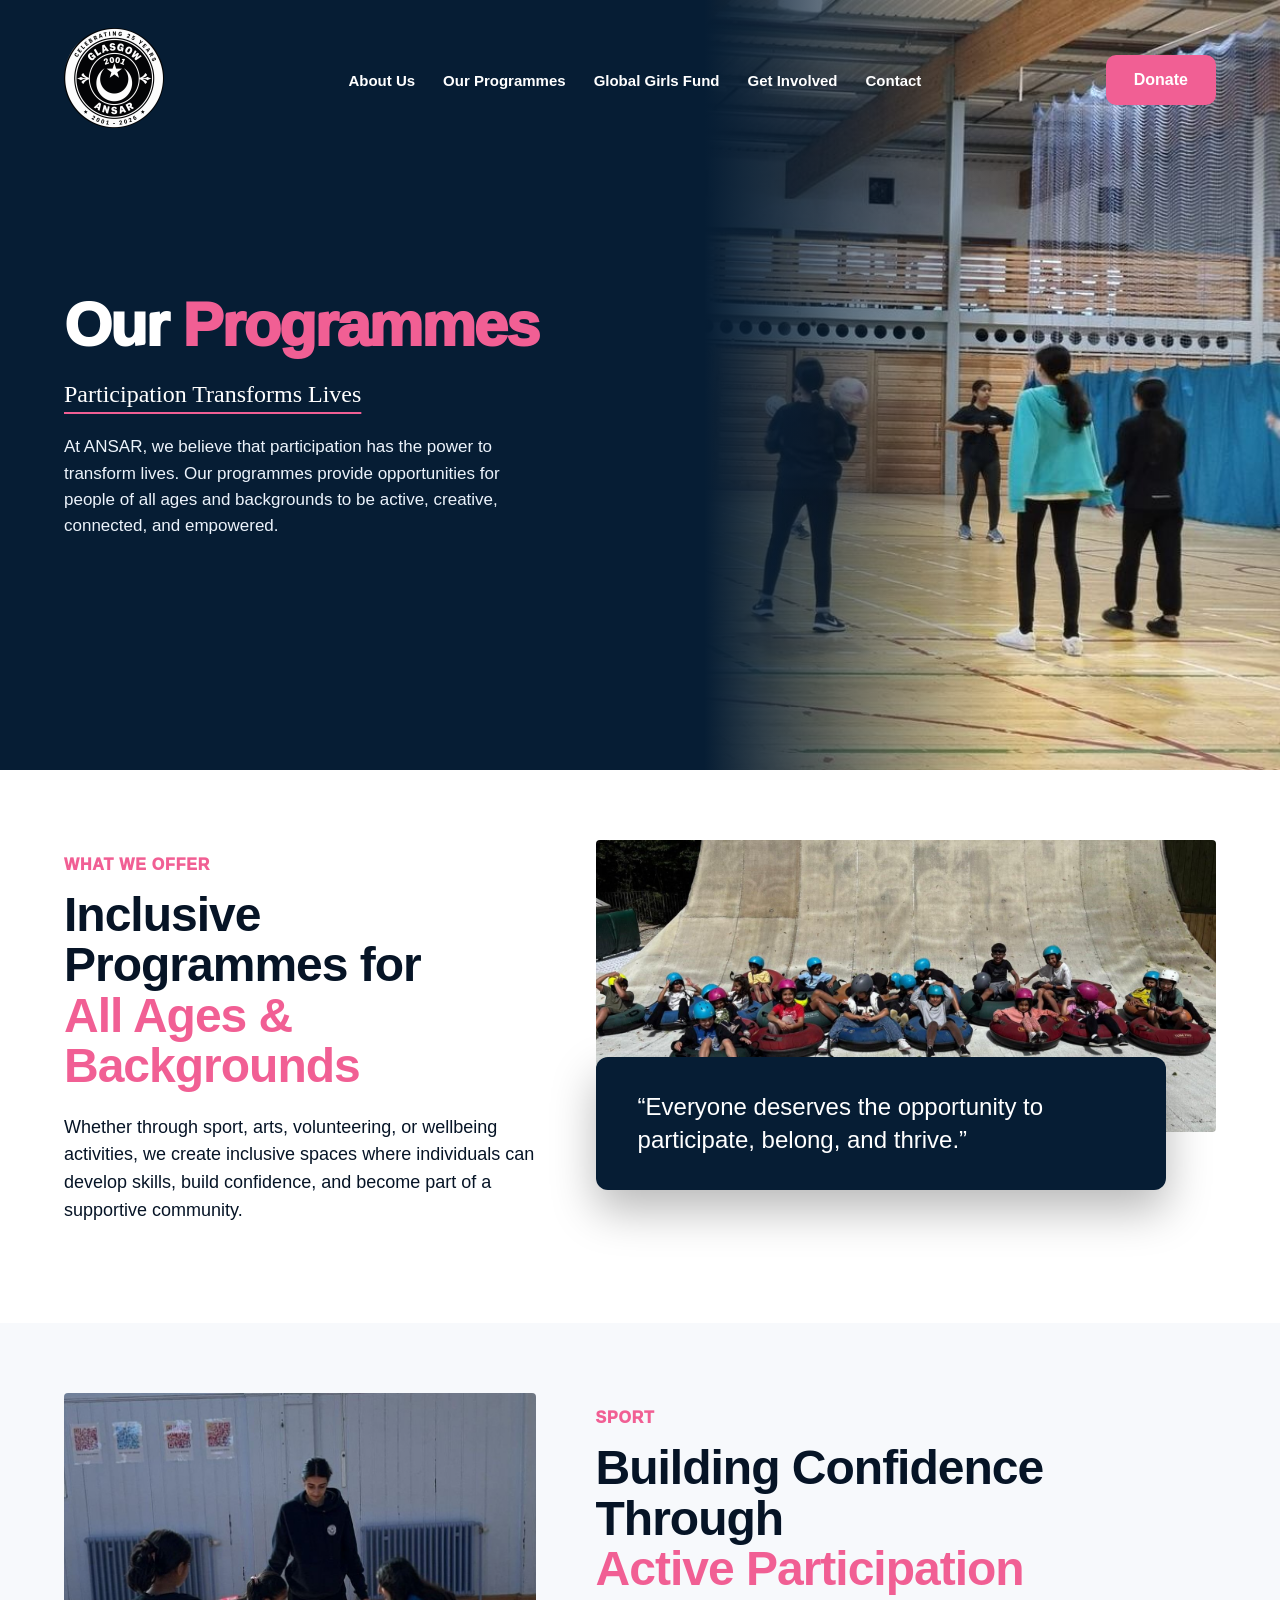
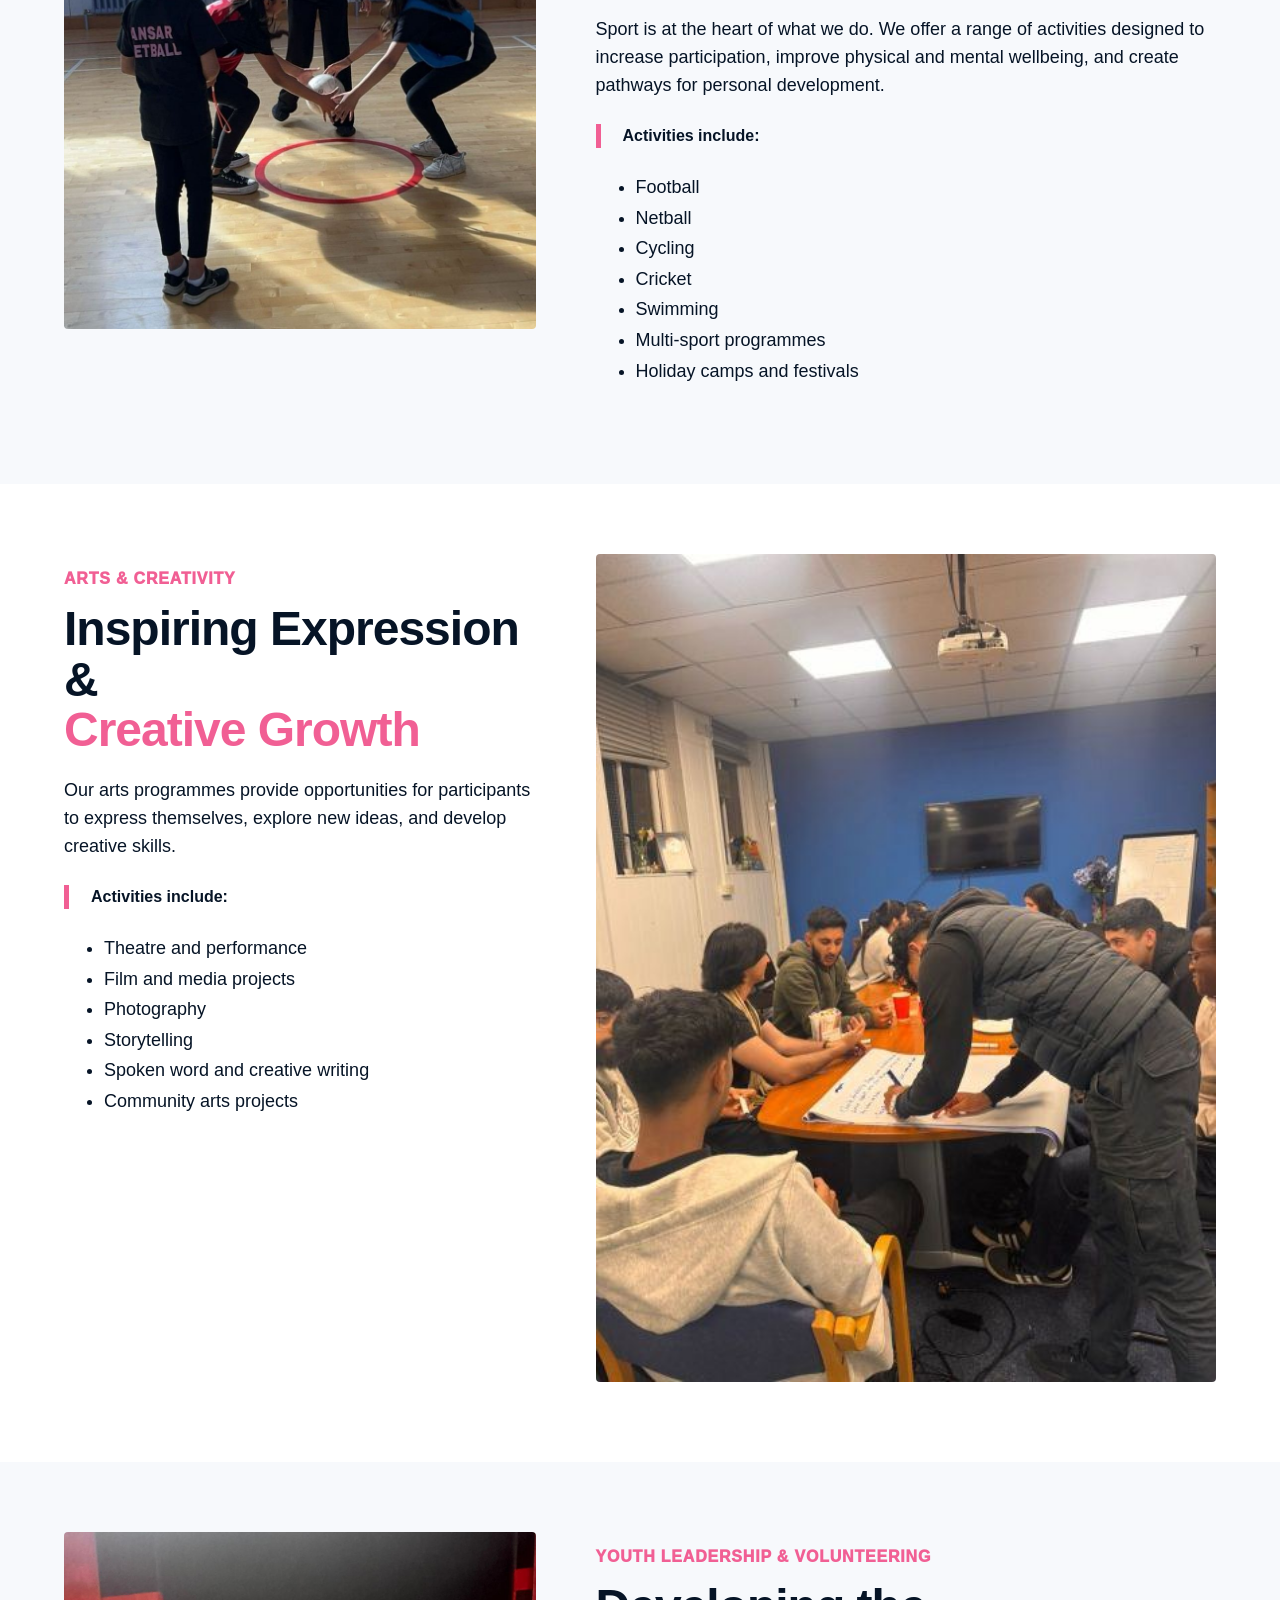
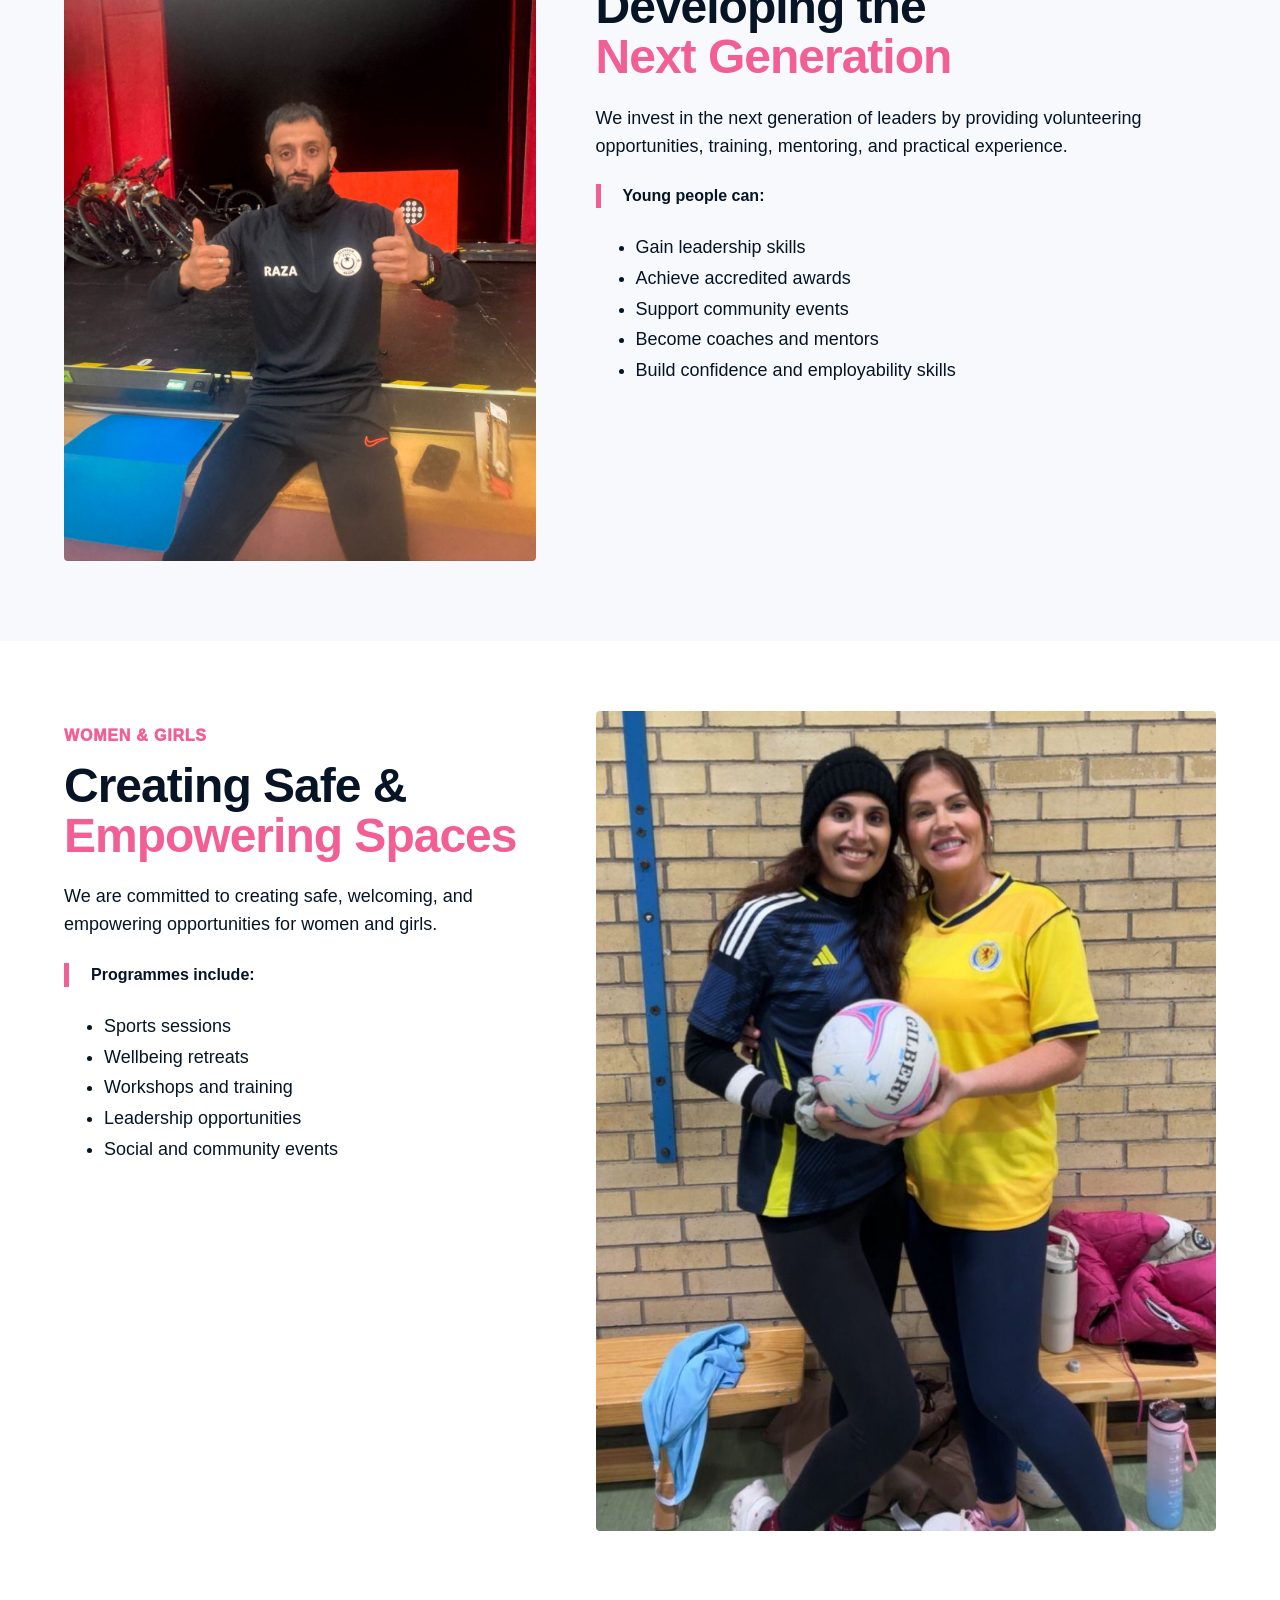
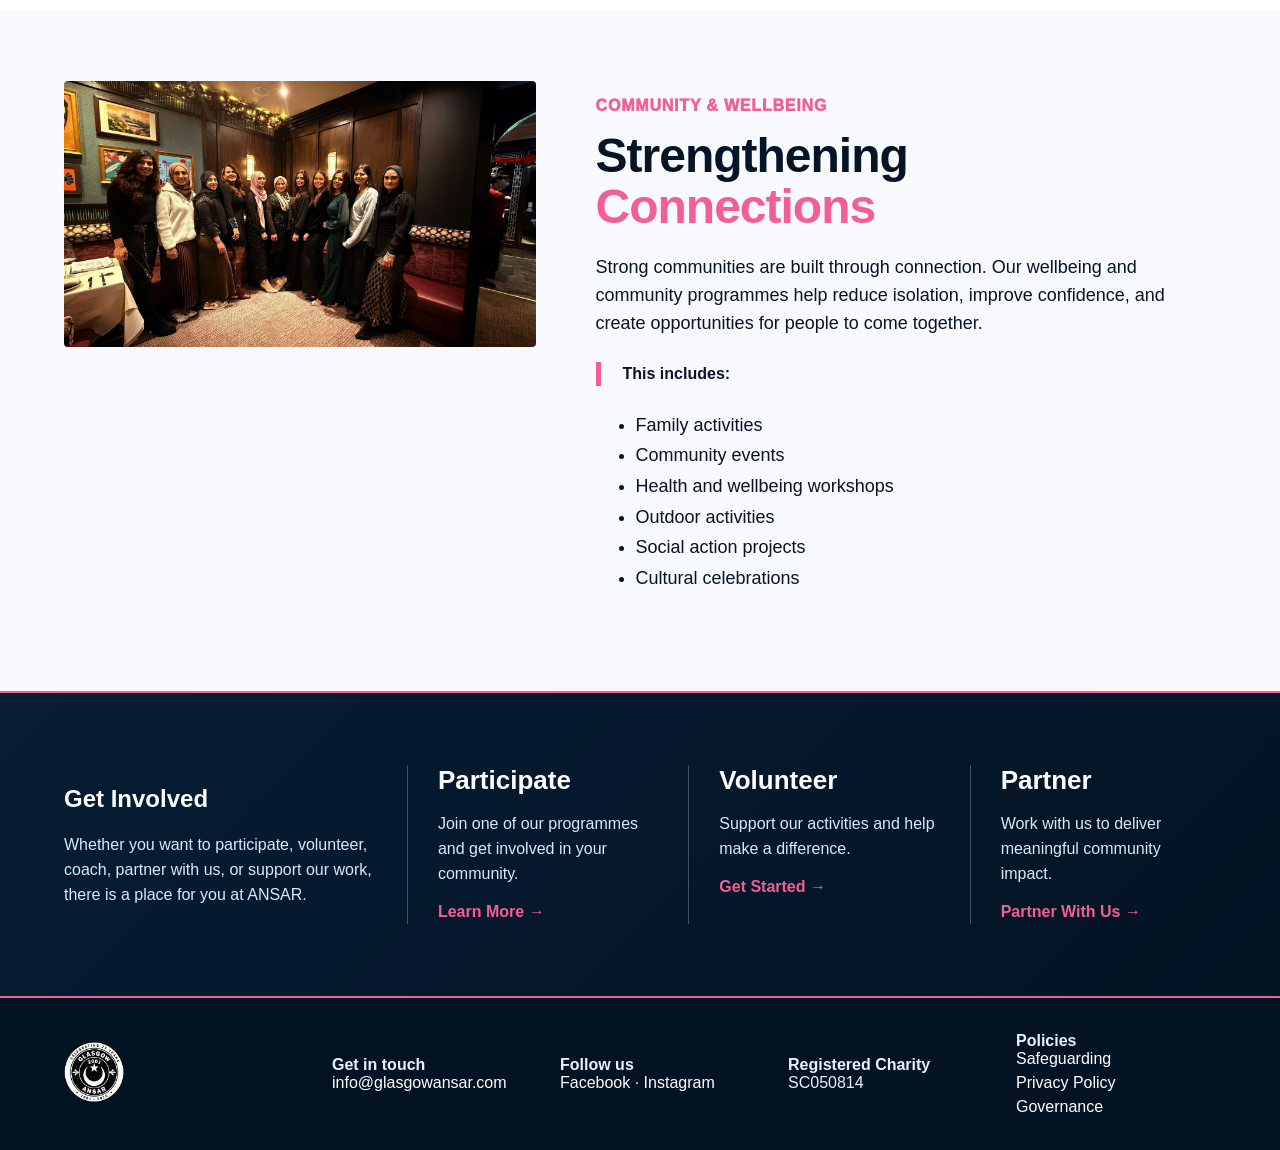
<file: programmes.html>
<!doctype html>
<html lang="en">
<head>
  <meta charset="utf-8" />
  <meta name="viewport" content="width=device-width, initial-scale=1" />
  <title>Our Programmes – Glasgow ANSAR</title>
  <meta name="description" content="Explore Glasgow ANSAR's programmes in sport, arts, youth leadership, women's wellbeing and community activities." />
  <link rel="canonical" href="https://www.glasgowansar.com/programmes.html" />

  <link rel="icon" href="favicon.ico" sizes="any">
  <link rel="icon" type="image/png" sizes="32x32" href="favicon-32x32.png">
  <link rel="icon" type="image/png" sizes="16x16" href="favicon-16x16.png">
  <link rel="apple-touch-icon" href="apple-touch-icon.png">

  <meta property="og:type" content="website" />
  <meta property="og:title" content="Our Programmes – Glasgow ANSAR" />
  <meta property="og:description" content="Explore Glasgow ANSAR's programmes in sport, arts, youth leadership, women's wellbeing and community activities." />
  <meta property="og:image" content="https://www.glasgowansar.com/assets/programmes-hero-placeholder.jpg" />
  <meta property="og:url" content="https://www.glasgowansar.com/programmes.html" />
  <meta name="twitter:card" content="summary_large_image" />

  <link rel="stylesheet" href="styles2.css?v=2" />
</head>

<body>

  <!-- HEADER (identical to index page) -->
  <header class="site-header">
    <a class="logo" href="index.html">
      <img src="assets/ansar_logo-modified.png" alt="Glasgow ANSAR logo" style="width: 100px; height: 100px; object-fit: contain;">
    </a>

    <nav class="nav" aria-label="Main navigation" id="siteNav">
      <a href="about.html">About Us</a>
      <a href="programmes.html">Our Programmes</a>
      <a href="global.html">Global Girls Fund</a>
      <a href="involved.html">Get Involved</a>
      <a href="contact_us.html">Contact</a>
    </nav>

    <div class="header-actions">
      <a class="btn btn-pink" href="https://www.launchgood.com/v4/campaign/support_glasgow_ansar__building_stronger_communities_through_sport__arts?src=internal_search_discover_glasgow%20ansar">Donate</a>
      <button class="nav-toggle" id="navToggle" type="button" aria-label="Toggle menu" aria-expanded="false" aria-controls="siteNav">
        <span></span><span></span><span></span>
      </button>
    </div>
  </header>


  <main>

    <!-- HERO -->
    <section class="hero" style="
      background:
        linear-gradient(90deg, #061d34 0%, #061d34 55%, transparent 80%),
        url('assets/programmes-hero-placeholder.jpg') center right/cover no-repeat;
    ">
      <div class="hero-copy">
        <h1>Our <span>Programmes</span></h1>
        <p class="script">Participation Transforms Lives</p>
        <p>
          At ANSAR, we believe that participation has the power to transform lives. Our programmes
          provide opportunities for people of all ages and backgrounds to be active, creative,
          connected, and empowered.
        </p>
      </div>
    </section>


    <!-- INTRO SECTION -->
    <section class="split-section">
      <div class="split-copy">
        <p class="eyebrow">What We Offer</p>
        <h2>Inclusive Programmes for <span>All Ages & Backgrounds</span></h2>

        <p>
          Whether through sport, arts, volunteering, or wellbeing activities, we create inclusive
          spaces where individuals can develop skills, build confidence, and become part of a
          supportive community.
        </p>
      </div>

      <div class="split-media">
        <img loading="lazy" src="assets/programmes-intro-placeholder.jpg" alt="Programmes introduction placeholder">
        <blockquote>
          “Everyone deserves the opportunity to participate, belong, and thrive.”
        </blockquote>
      </div>
    </section>


    <!-- SPORT -->
    <section class="split-section" style="background:#f7f9fc;">
      <div class="split-media">
        <img loading="lazy" src="assets/programmes-sport-placeholder.jpg" alt="Sport programmes placeholder">
      </div>

      <div class="split-copy">
        <p class="eyebrow">Sport</p>
        <h2>Building Confidence Through <span>Active Participation</span></h2>

        <p>
          Sport is at the heart of what we do. We offer a range of activities designed to increase
          participation, improve physical and mental wellbeing, and create pathways for personal
          development.
        </p>

        <div class="point"><strong>Activities include:</strong></div>
        <ul style="line-height:1.7; font-size:18px;">
          <li>Football</li>
          <li>Netball</li>
          <li>Cycling</li>
          <li>Cricket</li>
          <li>Swimming</li>
          <li>Multi-sport programmes</li>
          <li>Holiday camps and festivals</li>
        </ul>
      </div>
    </section>


    <!-- ARTS & CREATIVITY -->
    <section class="split-section">
      <div class="split-copy">
        <p class="eyebrow">Arts & Creativity</p>
        <h2>Inspiring Expression & <span>Creative Growth</span></h2>

        <p>
          Our arts programmes provide opportunities for participants to express themselves,
          explore new ideas, and develop creative skills.
        </p>

        <div class="point"><strong>Activities include:</strong></div>
        <ul style="line-height:1.7; font-size:18px;">
          <li>Theatre and performance</li>
          <li>Film and media projects</li>
          <li>Photography</li>
          <li>Storytelling</li>
          <li>Spoken word and creative writing</li>
          <li>Community arts projects</li>
        </ul>
      </div>

      <div class="split-media">
        <img loading="lazy" src="assets/programmes-arts-placeholder2.jpg" alt="Arts programmes placeholder">
      </div>
    </section>


    <!-- YOUTH LEADERSHIP -->
    <section class="split-section" style="background:#f7f9fc;">
      <div class="split-media">
        <img loading="lazy" src="assets/programmes-youth-placeholder.jpg" alt="Youth leadership placeholder">
      </div>

      <div class="split-copy">
        <p class="eyebrow">Youth Leadership & Volunteering</p>
        <h2>Developing the <span>Next Generation</span></h2>

        <p>
          We invest in the next generation of leaders by providing volunteering opportunities,
          training, mentoring, and practical experience.
        </p>

        <div class="point"><strong>Young people can:</strong></div>
        <ul style="line-height:1.7; font-size:18px;">
          <li>Gain leadership skills</li>
          <li>Achieve accredited awards</li>
          <li>Support community events</li>
          <li>Become coaches and mentors</li>
          <li>Build confidence and employability skills</li>
        </ul>
      </div>
    </section>


    <!-- WOMEN & GIRLS -->
    <section class="split-section">
      <div class="split-copy">
        <p class="eyebrow">Women & Girls</p>
        <h2>Creating Safe & <span>Empowering Spaces</span></h2>

        <p>
          We are committed to creating safe, welcoming, and empowering opportunities for women and girls.
        </p>

        <div class="point"><strong>Programmes include:</strong></div>
        <ul style="line-height:1.7; font-size:18px;">
          <li>Sports sessions</li>
          <li>Wellbeing retreats</li>
          <li>Workshops and training</li>
          <li>Leadership opportunities</li>
          <li>Social and community events</li>
        </ul>
      </div>

      <div class="split-media">
        <img loading="lazy" src="assets/programmes-women-placeholder.jpg" alt="Women and girls programmes placeholder">
      </div>
    </section>


    <!-- COMMUNITY & WELLBEING -->
    <section class="split-section" style="background:#f7f9fc;">
      <div class="split-media">
        <img loading="lazy" src="assets/programmes-community-placeholder.jpg" alt="Community and wellbeing placeholder">
      </div>

      <div class="split-copy">
        <p class="eyebrow">Community & Wellbeing</p>
        <h2>Strengthening <span>Connections</span></h2>

        <p>
          Strong communities are built through connection. Our wellbeing and community programmes help reduce
          isolation, improve confidence, and create opportunities for people to come together.
        </p>

        <div class="point"><strong>This includes:</strong></div>
        <ul style="line-height:1.7; font-size:18px;">
          <li>Family activities</li>
          <li>Community events</li>
          <li>Health and wellbeing workshops</li>
          <li>Outdoor activities</li>
          <li>Social action projects</li>
          <li>Cultural celebrations</li>
        </ul>
      </div>
    </section>


    <!-- CALL TO ACTION -->
    <section class="involved" id="involved" style="border-top:2px solid var(--pink); border-bottom:2px solid var(--pink);">
      <div>
        <h2>Get <span>Involved</span></h2>
        <p>
          Whether you want to participate, volunteer, coach, partner with us, or support our work,
          there is a place for you at ANSAR.
        </p>
      </div>

      <article>
        <h3>Participate</h3>
        <p>Join one of our programmes and get involved in your community.</p>
        <a href="contact_us.html">Learn More →</a>
      </article>

      <article>
        <h3>Volunteer</h3>
        <p>Support our activities and help make a difference.</p>
        <a href="contact_us.html">Get Started →</a>
      </article>

      <article>
        <h3>Partner</h3>
        <p>Work with us to deliver meaningful community impact.</p>
        <a href="contact_us.html">Partner With Us →</a>
      </article>
    </section>

  </main>


  <!-- FOOTER -->
  <footer id="contact" class="footer">
    <a href="index.html"><img src="assets/ansar_logo-modified.png" alt="Glasgow ANSAR logo" style="width: 60px; height: 60px; object-fit: contain;"></a>

    <div>
      <strong>Get in touch</strong><br />
      <a href="mailto:info@glasgowansar.com">info@glasgowansar.com</a>
    </div>

    <div>
      <strong>Follow us</strong><br />
      <a href="https://www.facebook.com/ANSARGlasgow">Facebook</a> · <a href = "https://www.instagram.com/ansarglasgow">Instagram</a> 
    </div>

    <div>
      <strong>Registered Charity</strong><br />
      SC050814
    </div>

    <div>
      <strong>Policies</strong>
      <ul>
        <li><a href="safeguarding.html">Safeguarding</a></li>
        <li><a href="privacy.html">Privacy Policy</a></li>
        <li><a href="governance.html">Governance</a></li>
      </ul>
    </div>
  </footer>

  <script src="assets/main.js?v=1" defer></script>
</body>
</html>
</file>
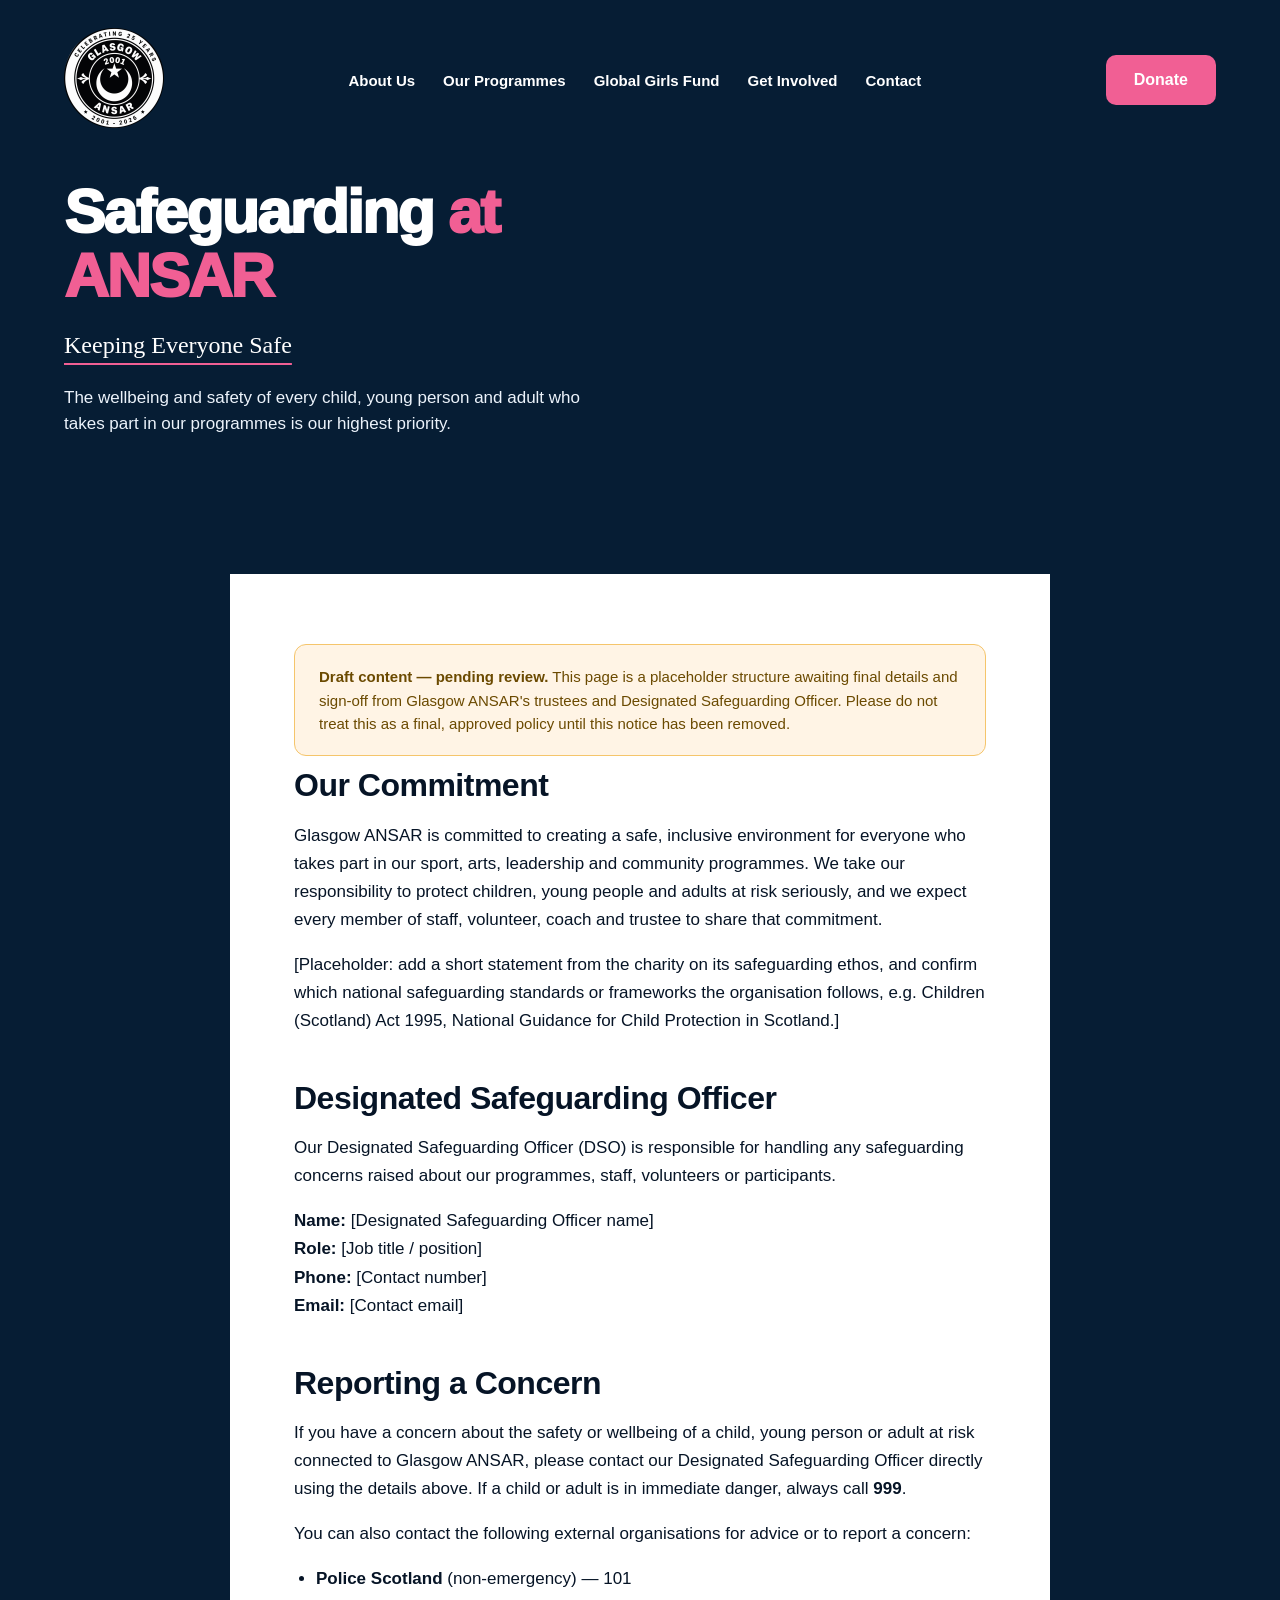
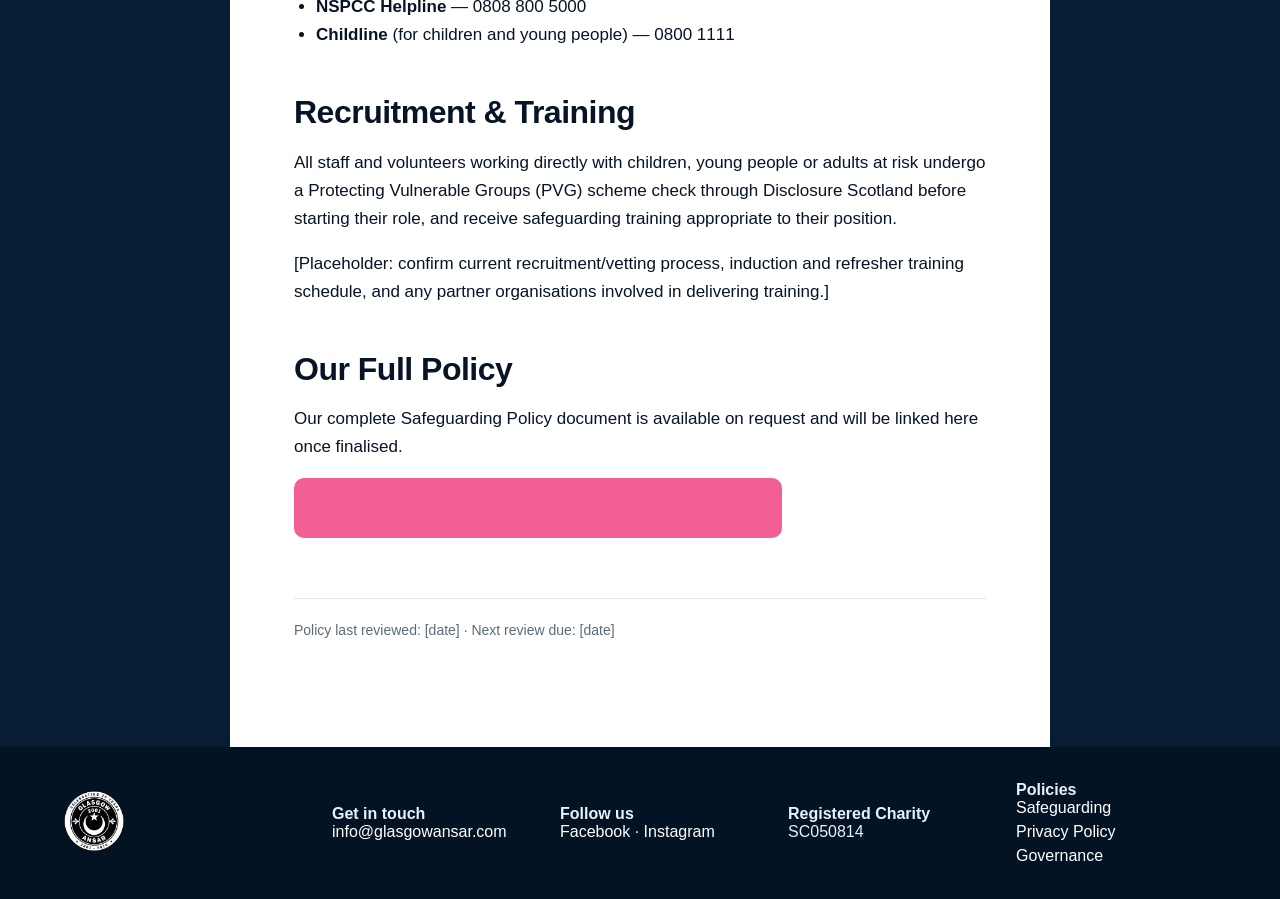
<file: safeguarding.html>
<!doctype html>
<html lang="en">
<head>
  <meta charset="utf-8" />
  <meta name="viewport" content="width=device-width, initial-scale=1" />
  <title>Safeguarding – Glasgow ANSAR</title>
  <meta name="description" content="Glasgow ANSAR's commitment to safeguarding children, young people and adults at risk across all of our programmes." />
  <link rel="canonical" href="https://www.glasgowansar.com/safeguarding.html" />

  <link rel="icon" href="favicon.ico" sizes="any">
  <link rel="icon" type="image/png" sizes="32x32" href="favicon-32x32.png">
  <link rel="icon" type="image/png" sizes="16x16" href="favicon-16x16.png">
  <link rel="apple-touch-icon" href="apple-touch-icon.png">

  <meta property="og:type" content="website" />
  <meta property="og:title" content="Safeguarding – Glasgow ANSAR" />
  <meta property="og:description" content="Glasgow ANSAR's commitment to safeguarding children, young people and adults at risk across all of our programmes." />
  <meta property="og:image" content="https://www.glasgowansar.com/assets/home_hero.jpg" />
  <meta property="og:url" content="https://www.glasgowansar.com/safeguarding.html" />
  <meta name="twitter:card" content="summary_large_image" />

  <link rel="stylesheet" href="styles2.css?v=2" />
</head>

<body>

  <!-- HEADER (identical to index page) -->
  <header class="site-header">
    <a class="logo" href="index.html">
      <img src="assets/ansar_logo-modified.png" alt="Glasgow ANSAR logo" style="width: 100px; height: 100px; object-fit: contain;">
    </a>

    <nav class="nav" aria-label="Main navigation" id="siteNav">
      <a href="about.html">About Us</a>
      <a href="programmes.html">Our Programmes</a>
      <a href="global.html">Global Girls Fund</a>
      <a href="involved.html">Get Involved</a>
      <a href="contact_us.html">Contact</a>
    </nav>

    <div class="header-actions">
      <a class="btn btn-pink" href="https://www.launchgood.com/v4/campaign/support_glasgow_ansar__building_stronger_communities_through_sport__arts?src=internal_search_discover_glasgow%20ansar">Donate</a>
      <button class="nav-toggle" id="navToggle" type="button" aria-label="Toggle menu" aria-expanded="false" aria-controls="siteNav">
        <span></span><span></span><span></span>
      </button>
    </div>
  </header>


  <main>

    <!-- HERO -->
    <section class="hero hero-contact" style="background: var(--navy);">
      <div class="hero-copy" style="max-width: 640px;">
        <h1>Safeguarding <span>at ANSAR</span></h1>
        <p class="script">Keeping Everyone Safe</p>
        <p>
          The wellbeing and safety of every child, young person and adult who takes part in our
          programmes is our highest priority.
        </p>
      </div>
    </section>

    <!-- CONTENT -->
    <section class="policy-content">

      <div class="draft-notice">
        <strong>Draft content — pending review.</strong> This page is a placeholder structure
        awaiting final details and sign-off from Glasgow ANSAR's trustees and Designated
        Safeguarding Officer. Please do not treat this as a final, approved policy until this
        notice has been removed.
      </div>

      <h2>Our Commitment</h2>
      <p>
        Glasgow ANSAR is committed to creating a safe, inclusive environment for everyone who
        takes part in our sport, arts, leadership and community programmes. We take our
        responsibility to protect children, young people and adults at risk seriously, and we
        expect every member of staff, volunteer, coach and trustee to share that commitment.
      </p>
      <p>
        [Placeholder: add a short statement from the charity on its safeguarding ethos, and
        confirm which national safeguarding standards or frameworks the organisation follows,
        e.g. Children (Scotland) Act 1995, National Guidance for Child Protection in Scotland.]
      </p>

      <h2>Designated Safeguarding Officer</h2>
      <p>
        Our Designated Safeguarding Officer (DSO) is responsible for handling any safeguarding
        concerns raised about our programmes, staff, volunteers or participants.
      </p>
      <p>
        <strong>Name:</strong> [Designated Safeguarding Officer name]<br />
        <strong>Role:</strong> [Job title / position]<br />
        <strong>Phone:</strong> [Contact number]<br />
        <strong>Email:</strong> [Contact email]
      </p>

      <h2>Reporting a Concern</h2>
      <p>
        If you have a concern about the safety or wellbeing of a child, young person or adult at
        risk connected to Glasgow ANSAR, please contact our Designated Safeguarding Officer
        directly using the details above. If a child or adult is in immediate danger, always
        call <strong>999</strong>.
      </p>
      <p>You can also contact the following external organisations for advice or to report a concern:</p>
      <ul>
        <li><strong>Police Scotland</strong> (non-emergency) — 101</li>
        <li><strong>NSPCC Helpline</strong> — 0808 800 5000</li>
        <li><strong>Childline</strong> (for children and young people) — 0800 1111</li>
      </ul>

      <h2>Recruitment &amp; Training</h2>
      <p>
        All staff and volunteers working directly with children, young people or adults at risk
        undergo a Protecting Vulnerable Groups (PVG) scheme check through Disclosure Scotland
        before starting their role, and receive safeguarding training appropriate to their
        position.
      </p>
      <p>
        [Placeholder: confirm current recruitment/vetting process, induction and refresher
        training schedule, and any partner organisations involved in delivering training.]
      </p>

      <h2>Our Full Policy</h2>
      <p>
        Our complete Safeguarding Policy document is available on request and will be linked
        here once finalised.
      </p>
      <p>
        <a class="btn btn-pink" href="#">Download Safeguarding Policy (PDF) — coming soon</a>
      </p>

      <p class="meta-note">Policy last reviewed: [date] · Next review due: [date]</p>

    </section>

  </main>


  <!-- FOOTER -->
  <footer id="contact" class="footer">
    <a href="index.html"><img src="assets/ansar_logo-modified.png" alt="Glasgow ANSAR logo" style="width: 60px; height: 60px; object-fit: contain;"></a>

    <div>
      <strong>Get in touch</strong><br />
      <a href="mailto:info@glasgowansar.com">info@glasgowansar.com</a>
    </div>

    <div>
      <strong>Follow us</strong><br />
      <a href="https://www.facebook.com/ANSARGlasgow">Facebook</a> · <a href = "https://www.instagram.com/ansarglasgow">Instagram</a>
    </div>

    <div>
      <strong>Registered Charity</strong><br />
      SC050814
    </div>

    <div>
      <strong>Policies</strong>
      <ul>
        <li><a href="safeguarding.html">Safeguarding</a></li>
        <li><a href="privacy.html">Privacy Policy</a></li>
        <li><a href="governance.html">Governance</a></li>
      </ul>
    </div>
  </footer>

  <script src="assets/main.js?v=1" defer></script>
</body>
</html>
</file>
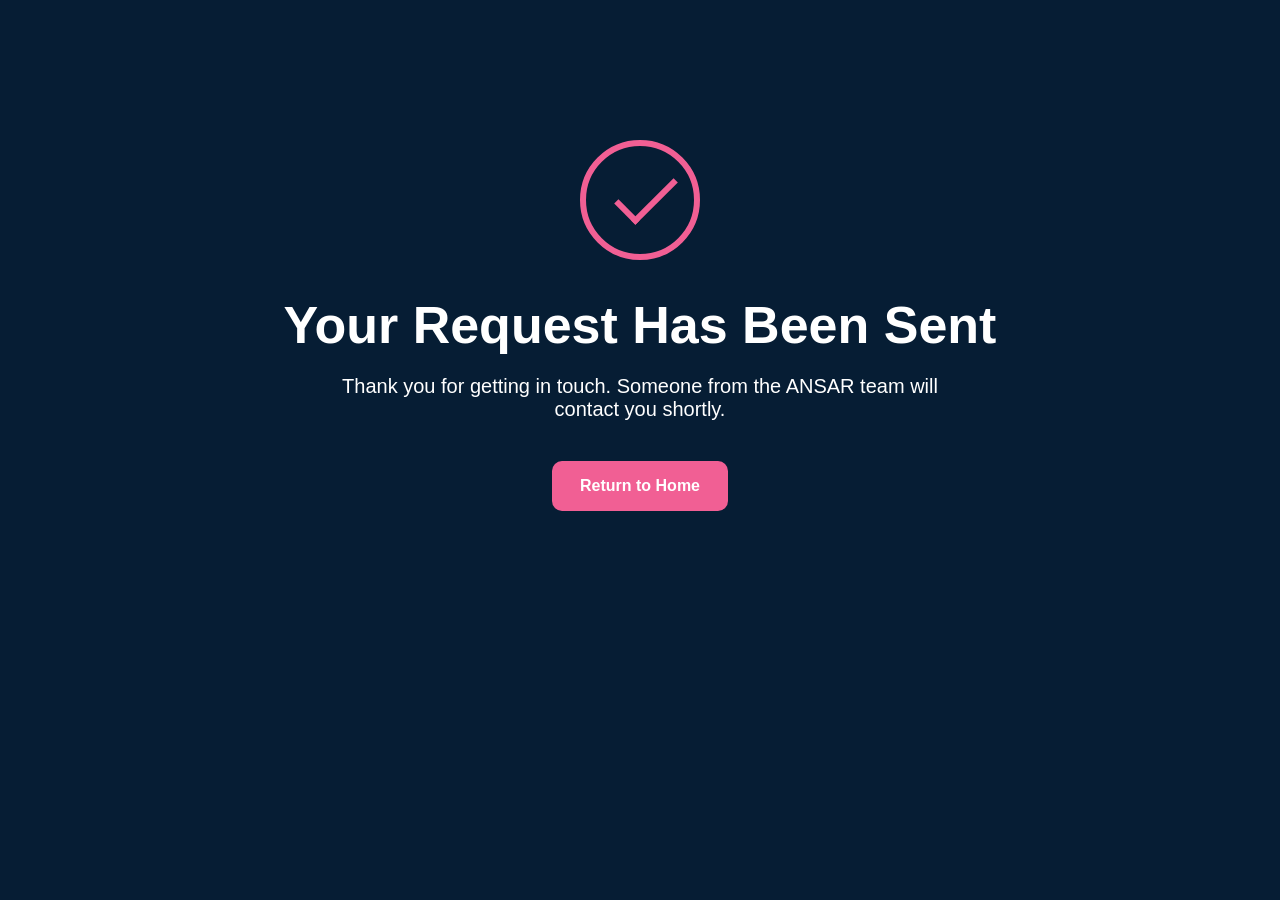
<file: success.html>
<!doctype html>
<html lang="en">
<head>
  <meta charset="utf-8" />
  <meta name="viewport" content="width=device-width, initial-scale=1" />
  <title>Message Sent – Glasgow ANSAR</title>
  <link rel="stylesheet" href="styles2.css" />

  <style>
    .success-wrapper {
      text-align: center;
      padding: 140px 5vw;
      color: #fff;
    }

    .success-circle {
      width: 120px;
      height: 120px;
      border-radius: 50%;
      border: 6px solid var(--pink);
      margin: 0 auto 30px;
      position: relative;
      opacity: 0;
      animation: fadeIn 0.6s ease forwards;
    }

    .success-tick {
      width: 60px;
      height: 30px;
      border-left: 6px solid var(--pink);
      border-bottom: 6px solid var(--pink);
      transform: rotate(-45deg);
      position: absolute;
      top: 32px;
      left: 30px;
      opacity: 0;
      animation: drawTick 0.6s ease 0.4s forwards;
    }

    @keyframes fadeIn {
      to { opacity: 1; }
    }

    @keyframes drawTick {
      from { opacity: 0; transform: scale(0.5) rotate(-45deg); }
      to { opacity: 1; transform: scale(1) rotate(-45deg); }
    }

    .success-message {
      opacity: 0;
      animation: fadeIn 0.8s ease 0.8s forwards;
    }
  </style>
</head>

<body>

  <main class="success-wrapper">

    <div class="success-circle">
      <div class="success-tick"></div>
    </div>

    <div class="success-message">
      <h1 style="font-size:52px; font-weight:900; margin-bottom:20px;">
        Your Request Has Been Sent
      </h1>

      <p style="font-size:20px; max-width:600px; margin:0 auto 40px;">
        Thank you for getting in touch. Someone from the ANSAR team will contact you shortly.
      </p>

      <a class="btn btn-pink" href="index.html">Return to Home</a>
    </div>

  </main>

</body>
</html>
</file>
<file: styles2.css>
:root{
  --navy:#061d34;
  --navy2:#082742;
  --pink:#f15f94;
  --white:#ffffff;
  --ink:#061426;
  --muted:#d7e0ea;
}

*{box-sizing:border-box}
body{margin:0;font-family:Inter,Arial,sans-serif;background:var(--navy);color:var(--white)}
a{color:inherit;text-decoration:none}

.site-header{
  display:flex;
  align-items:center;
  justify-content:space-between;
  gap:24px;
  padding:28px 5vw;
  position:absolute;
  top:0;
  left:0;
  right:0;
  z-index:10;
}

.logo img{width:220px;max-width:42vw}
.nav{display:flex;gap:28px;font-weight:700;font-size:15px}

.header-actions{display:flex;align-items:center;gap:18px}

.nav-toggle{
  display:none;
  flex-direction:column;
  justify-content:center;
  gap:5px;
  width:34px;
  height:34px;
  background:none;
  border:none;
  padding:0;
  cursor:pointer;
}
.nav-toggle span{
  display:block;
  width:100%;
  height:3px;
  background:#fff;
  border-radius:2px;
  transition:.2s;
}
.nav-toggle.active span:nth-child(1){transform:translateY(8px) rotate(45deg)}
.nav-toggle.active span:nth-child(2){opacity:0}
.nav-toggle.active span:nth-child(3){transform:translateY(-8px) rotate(-45deg)}

.btn{
  display:inline-flex;
  align-items:center;
  justify-content:center;
  border-radius:10px;
  padding:16px 28px;
  font-weight:800;
  transition:.2s;
}
.btn-pink{background:var(--pink);color:#fff}
.btn-outline{border:1px solid rgba(255,255,255,.65);color:#fff}


/* ---------------------------------------------------
   HERO — UPDATED TEXT SIZING + BACKGROUND FIX
--------------------------------------------------- */

.hero{
  position:relative;
  min-height:770px;
  display:grid;
  grid-template-columns:1fr 1.35fr;
  align-items:center;
  gap:35px;
  padding:145px 5vw 65px;

  /* LEFT stays navy, RIGHT shows image */
  background:
    linear-gradient(90deg, #061d34 0%, #061d34 45%, transparent 75%),
    url('assets/home_hero.jpg') center right/cover no-repeat;
}

.hero-copy{max-width:620px}

/* RESTORED ORIGINAL SMALLER HERO TEXT */
.hero h1{
  font-size:clamp(38px, 4.8vw, 68px);
  line-height:1.04;
  margin:0 0 24px;
  font-weight:950;
  letter-spacing:-2px;
}
.hero h1 span{color:var(--pink)}

.script{
  font-family:"Brush Script MT",cursive;
  font-size:24px; /* smaller original size */
  margin:0 0 26px;
  color:#fff;
  text-decoration:underline;
  text-decoration-color:var(--pink);
  text-underline-offset:10px;
}

.hero-copy p:not(.script){
  font-size:17px; /* restored original smaller size */
  line-height:1.55;
  color:#ecf3fb;
}

.actions{
  display:flex;
  gap:20px;
  margin-top:34px;
}

.hero-contact{
  grid-template-columns:1fr 1fr;
  min-height:auto;
  padding-top:180px;
  padding-bottom:120px;
}


/* ---------------------------------------------------
   STATS
--------------------------------------------------- */

.stats{
  background:#fff;
  color:var(--ink);
  display:grid;
  grid-template-columns:repeat(3,1fr);
  gap:0;
  padding:48px 5vw;
  text-align:center;
}

.stats>div{border-right:1px solid #cfd8e3}
.stats>div:last-child{border-right:0}

.stats strong{
  display:block;
  color:var(--pink);
  font-size:58px;
  line-height:1;
  font-weight:950;
}

.stats span{
  font-size:20px;
  font-weight:900;
}

.stats p{
  margin:10px 0 0;
  font-size:16px;
}


/* ---------------------------------------------------
   SPLIT SECTION
--------------------------------------------------- */

.split-section{
  display:grid;
  grid-template-columns:.95fr 1.25fr;
  gap:60px;
  background:#fff;
  color:var(--ink);
  padding:70px 5vw 80px;
}

.eyebrow{
  text-transform:uppercase;
  color:var(--pink);
  font-weight:950;
  letter-spacing:.8px;
}

.split-copy h2{
  font-size:48px;
  line-height:1.05;
  margin:12px 0 22px;
  letter-spacing:-1px;
}

.split-copy h2 span{
  color:var(--pink);
  display:block;
}

.split-copy>p:not(.eyebrow){
  font-size:18px;
  line-height:1.55;
}

.point{
  margin:24px 0;
  padding-left:22px;
  border-left:5px solid var(--pink);
  line-height:1.5;
}

.split-media{position:relative}
.split-media img{
  width:100%;
  border-radius:4px;
  display:block;
}

.split-media blockquote{
  position:relative;
  margin:-75px 8% 0 auto;
  max-width:620px;
  background:var(--navy);
  color:#fff;
  padding:34px 42px;
  border-radius:12px;
  font-size:24px;
  line-height:1.35;
  box-shadow:0 20px 45px rgba(0,0,0,.28);
}


/* ---------------------------------------------------
   INVOLVED
--------------------------------------------------- */

.involved{
  display:grid;
  grid-template-columns:1.25fr repeat(3,1fr);
  gap:35px;
  background:linear-gradient(135deg,#061d34,#041324);
  padding:72px 5vw;
  border-top:2px solid var(--pink);
  border-bottom:2px solid var(--pink);
}

.involved p{
  color:#dce8f6;
  line-height:1.55;
}

.involved article{
  padding-left:30px;
  border-left:1px solid rgba(255,255,255,.25);
}

.involved h3{
  font-size:26px;
  margin:0 0 12px;
}

.involved a{
  color:var(--pink);
  font-weight:900;
}


/* ---------------------------------------------------
   POLICY / CONTENT PAGES (Privacy, Safeguarding, Governance)
--------------------------------------------------- */

.policy-content{
  max-width:820px;
  margin:0 auto;
  padding:70px 5vw 90px;
  background:#fff;
  color:var(--ink);
}

.policy-content h2{
  font-size:clamp(22px, 3.2vw, 32px);
  line-height:1.2;
  margin:44px 0 16px;
  letter-spacing:-.5px;
}

.policy-content h2:first-of-type{margin-top:0}

.policy-content p,
.policy-content li{
  font-size:17px;
  line-height:1.65;
}

.policy-content ul{padding-left:22px}
.policy-content a{color:var(--pink);font-weight:700}

.policy-content .draft-notice{
  background:#fff4e5;
  border:1px solid #f5c56b;
  border-radius:12px;
  padding:20px 24px;
  color:#6b4a00;
  margin-bottom:10px;
  font-size:15px;
  line-height:1.55;
}

.policy-content .meta-note{
  font-size:14px;
  color:#5a6b7a;
  margin-top:60px;
  border-top:1px solid #e2e8ef;
  padding-top:20px;
}


/* ---------------------------------------------------
   FOOTER
--------------------------------------------------- */

.footer{
  display:grid;
  grid-template-columns:1.2fr 1fr 1fr 1fr 1fr;
  gap:28px;
  align-items:center;
  background:#041324;
  padding:34px 5vw;
  color:#e8f1fa;
}

.footer img{width:220px}
.footer a{color:#fff}
.footer ul{list-style:none;margin:0;padding:0}
.footer li{margin-top:6px}
.footer li:first-child{margin-top:0}


/* ---------------------------------------------------
   RESPONSIVE
--------------------------------------------------- */

@media (max-width:900px){

  .site-header{
    position:relative;
    background:#061d34;
    flex-wrap:wrap;
  }

  .nav-toggle{display:flex}

  .nav{
    display:none;
    position:absolute;
    top:100%;
    left:0;
    right:0;
    flex-direction:column;
    gap:0;
    background:#061d34;
    padding:10px 5vw 24px;
    border-top:1px solid rgba(255,255,255,.15);
    box-shadow:0 20px 30px rgba(0,0,0,.35);
    z-index:20;
  }

  .nav.active{display:flex}

  .nav a{
    padding:14px 0;
    border-bottom:1px solid rgba(255,255,255,.1);
  }

  .hero{
    grid-template-columns:1fr;
    min-height:0;
    padding:50px 5vw 50px;

    background:
      linear-gradient(90deg, #061d34 0%, #061d34 60%, transparent 88%),
      url('assets/home_hero.jpg') center right/cover no-repeat;
  }

  .hero .hero-copy{
    max-width:78%;
  }

  .stats,
  .split-section,
  .involved,
  .footer{
    grid-template-columns:1fr;
  }

  .stats>div{
    border-right:0;
    border-bottom:1px solid #d7dfe7;
    padding:25px 0;
  }

  .split-media blockquote{
    margin:20px 0 0;
  }

  .actions{
    flex-direction:column;
    align-items:flex-start;
  }

  .hero-contact{
    grid-template-columns:1fr !important;
    padding-top:130px !important;
    padding-bottom:50px !important;
  }

  .split-media img{
    max-height:360px;
    object-fit:cover;
  }

  .table-scroll{
    margin:0 -5vw;
    padding:0 5vw;
  }
}

/* ---------------------------------------------------
   TABLE SCROLL WRAPPER (schedule table etc.)
--------------------------------------------------- */

.table-scroll{
  overflow-x:auto;
  -webkit-overflow-scrolling:touch;
}

.table-scroll table{
  min-width:720px;
}
</file>
